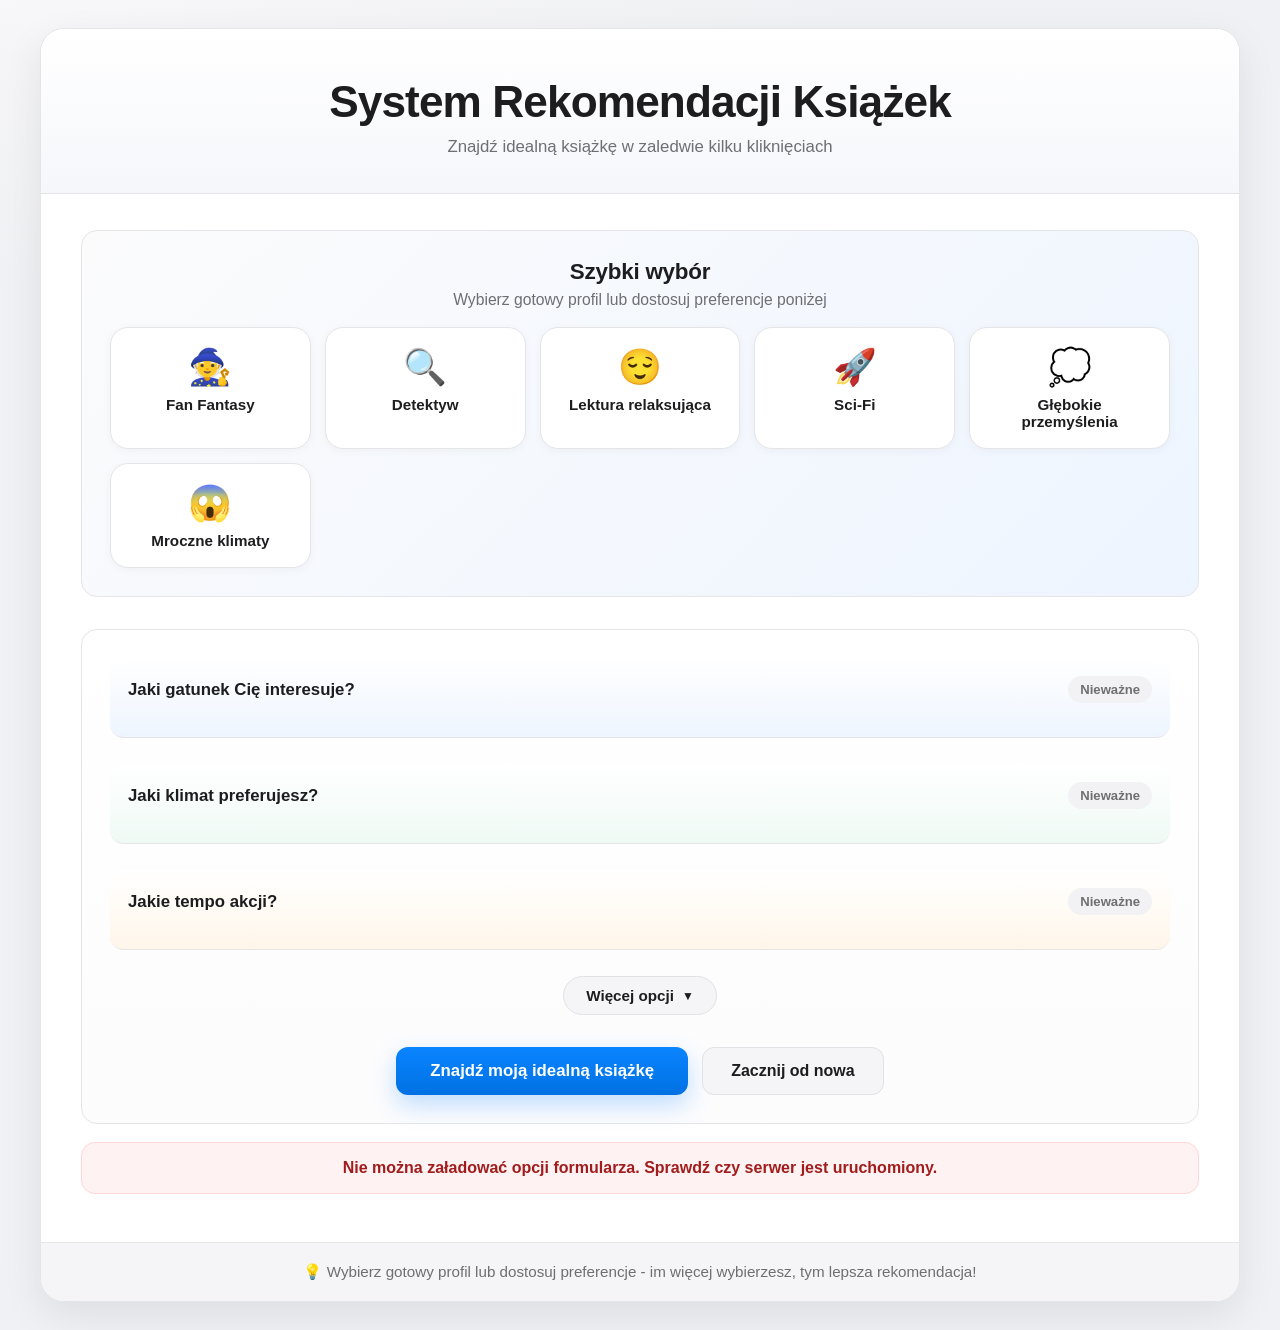
<file: index.html>
<!DOCTYPE html>
<html lang="pl">
<head>
    <meta charset="UTF-8">
    <meta name="viewport" content="width=device-width, initial-scale=1.0">
    <title>System Ekspercki - Rekomendacja Książek</title>
    <link rel="stylesheet" href="style.css">
</head>
<body>
    <div class="container">
        <header>
            <h1>System Rekomendacji Książek</h1>
            <p class="subtitle">Znajdź idealną książkę w zaledwie kilku kliknięciach</p>
        </header>

        <main>
            <!-- Szybkie Presety -->
            <div class="presets-section">
                <h2 class="section-title">Szybki wybór</h2>
                <p class="section-description">Wybierz gotowy profil lub dostosuj preferencje poniżej</p>
                <div class="presets-grid" id="presetsGrid">
                    <!-- Presety będą generowane dynamicznie -->
                </div>
            </div>

            <!-- Sugestie kontekstowe -->
            <div class="suggestions-section" id="suggestionsSection" style="display: none;">
                <h2 class="section-title">Sugestie kontekstowe</h2>
                <p class="section-description">Podpowiedzi na podstawie pory dnia, nastroju i dostępnego czasu</p>
                <div class="suggestions-meta" id="suggestionsMeta"></div>
                <div class="suggestions-grid" id="suggestionsGrid"></div>
            </div>

            <!-- Główny formularz -->
            <div class="form-container">
                <form id="preferencesForm">
                    <!-- Podstawowe preferencje (zawsze widoczne) -->
                    <div class="preferences-section">
                        <h3 class="preferences-title">
                            <span>Jaki gatunek Cię interesuje?</span>
                            <span class="badge" id="gatunekBadge">Nieważne</span>
                        </h3>
                        <div class="chips-container" id="gatunekChips"></div>
                    </div>

                    <div class="preferences-section">
                        <h3 class="preferences-title">
                            <span>Jaki klimat preferujesz?</span>
                            <span class="badge" id="klimatBadge">Nieważne</span>
                        </h3>
                        <div class="chips-container" id="klimatChips"></div>
                    </div>

                    <div class="preferences-section">
                        <h3 class="preferences-title">
                            <span>Jakie tempo akcji?</span>
                            <span class="badge" id="tempoBadge">Nieważne</span>
                        </h3>
                        <div class="chips-container" id="tempoChips"></div>
                    </div>

                    <!-- Opcje zaawansowane (rozwijane) -->
                    <div class="advanced-toggle">
                        <button type="button" id="toggleAdvanced" class="toggle-btn">
                            <span class="toggle-text">Więcej opcji</span>
                            <span class="toggle-icon">▼</span>
                        </button>
                    </div>

                    <div id="advancedOptions" class="advanced-options" style="display: none;">
                        <div class="preferences-section">
                            <h3 class="preferences-title">
                                <span>Długość książki</span>
                                <span class="badge" id="dlugoscBadge">Nieważne</span>
                            </h3>
                            <div class="chips-container" id="dlugoscChips"></div>
                        </div>

                        <div class="preferences-section">
                            <h3 class="preferences-title">
                                <span>Świat przedstawiony</span>
                                <span class="badge" id="swiatBadge">Nieważne</span>
                            </h3>
                            <div class="chips-container" id="swiatChips"></div>
                        </div>

                        <div class="preferences-section">
                            <h3 class="preferences-title">
                                <span>Wiek bohatera</span>
                                <span class="badge" id="wiek_bohateraBadge">Nieważne</span>
                            </h3>
                            <div class="chips-container" id="wiek_bohateraChips"></div>
                        </div>

                        <div class="preferences-section">
                            <h3 class="preferences-title">
                                <span>Miejsce akcji</span>
                                <span class="badge" id="miejsceBadge">Nieważne</span>
                            </h3>
                            <div class="chips-container" id="miejsceChips"></div>
                        </div>

                    </div>

                    <!-- Przyciski akcji -->
                    <div class="action-buttons">
                        <button type="submit" class="btn btn-primary btn-large">
                            Znajdź moją idealną książkę
                        </button>
                        <button type="reset" class="btn btn-secondary">
                            Zacznij od nowa
                        </button>
                    </div>

                    <!-- Podgląd wybranych opcji -->
                    <div id="selectionSummary" class="selection-summary" style="display: none;">
                        <h4>✓ Twoje wybory:</h4>
                        <div id="summaryContent" class="summary-content"></div>
                    </div>
                </form>
            </div>

            <!-- Wyniki -->
            <div id="results" class="results-container" style="display: none;">
                <h2>Twoje rekomendacje</h2>
                <div id="top3" class="top3-container"></div>
                <div id="explanations" class="explanations-container"></div>
            </div>

            <!-- Loading -->
            <div id="loading" class="loading" style="display: none;">
                <div class="spinner"></div>
                <p>Szukam idealnej książki dla Ciebie...</p>
            </div>

            <!-- Błędy -->
            <div id="error" class="error-message" style="display: none;"></div>
        </main>

        <footer>
            <p>💡 Wybierz gotowy profil lub dostosuj preferencje - im więcej wybierzesz, tym lepsza rekomendacja!</p>
        </footer>
    </div>

    <script src="script.js"></script>
</body>
</html>
</file>
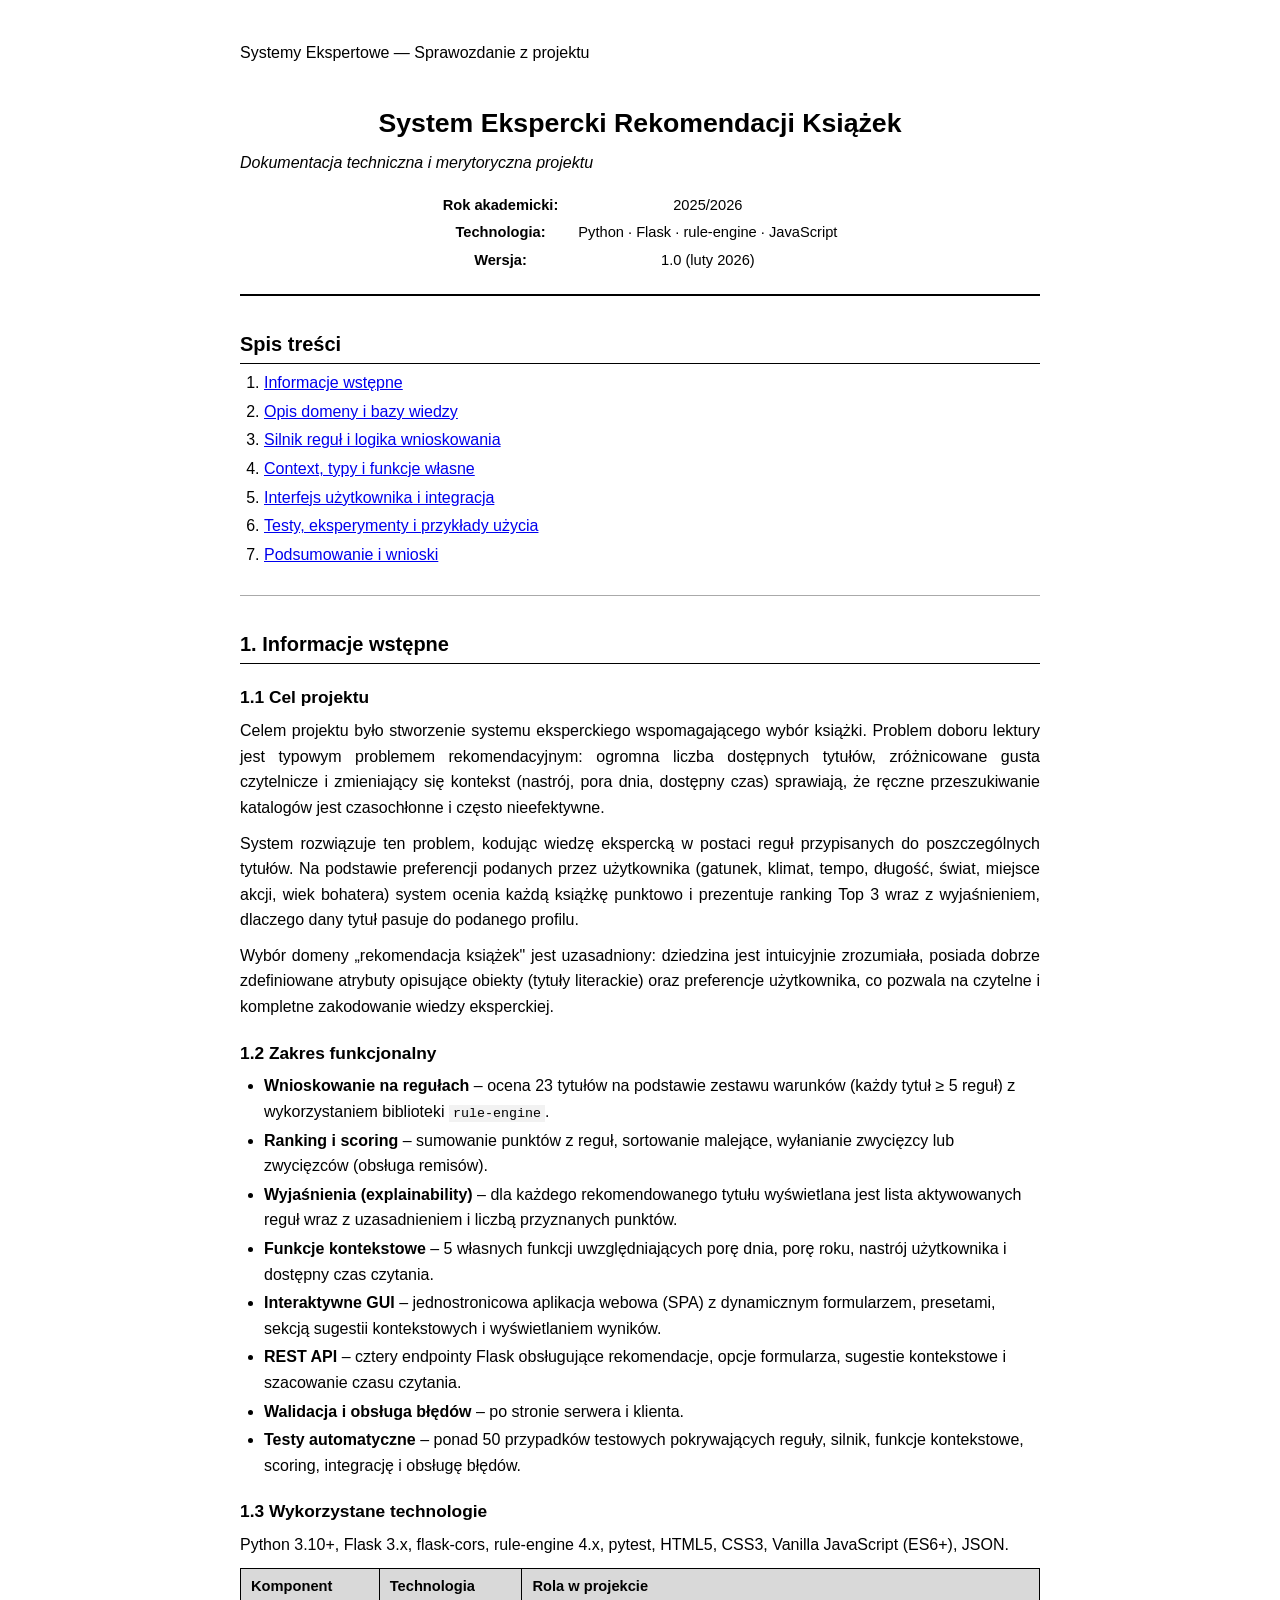
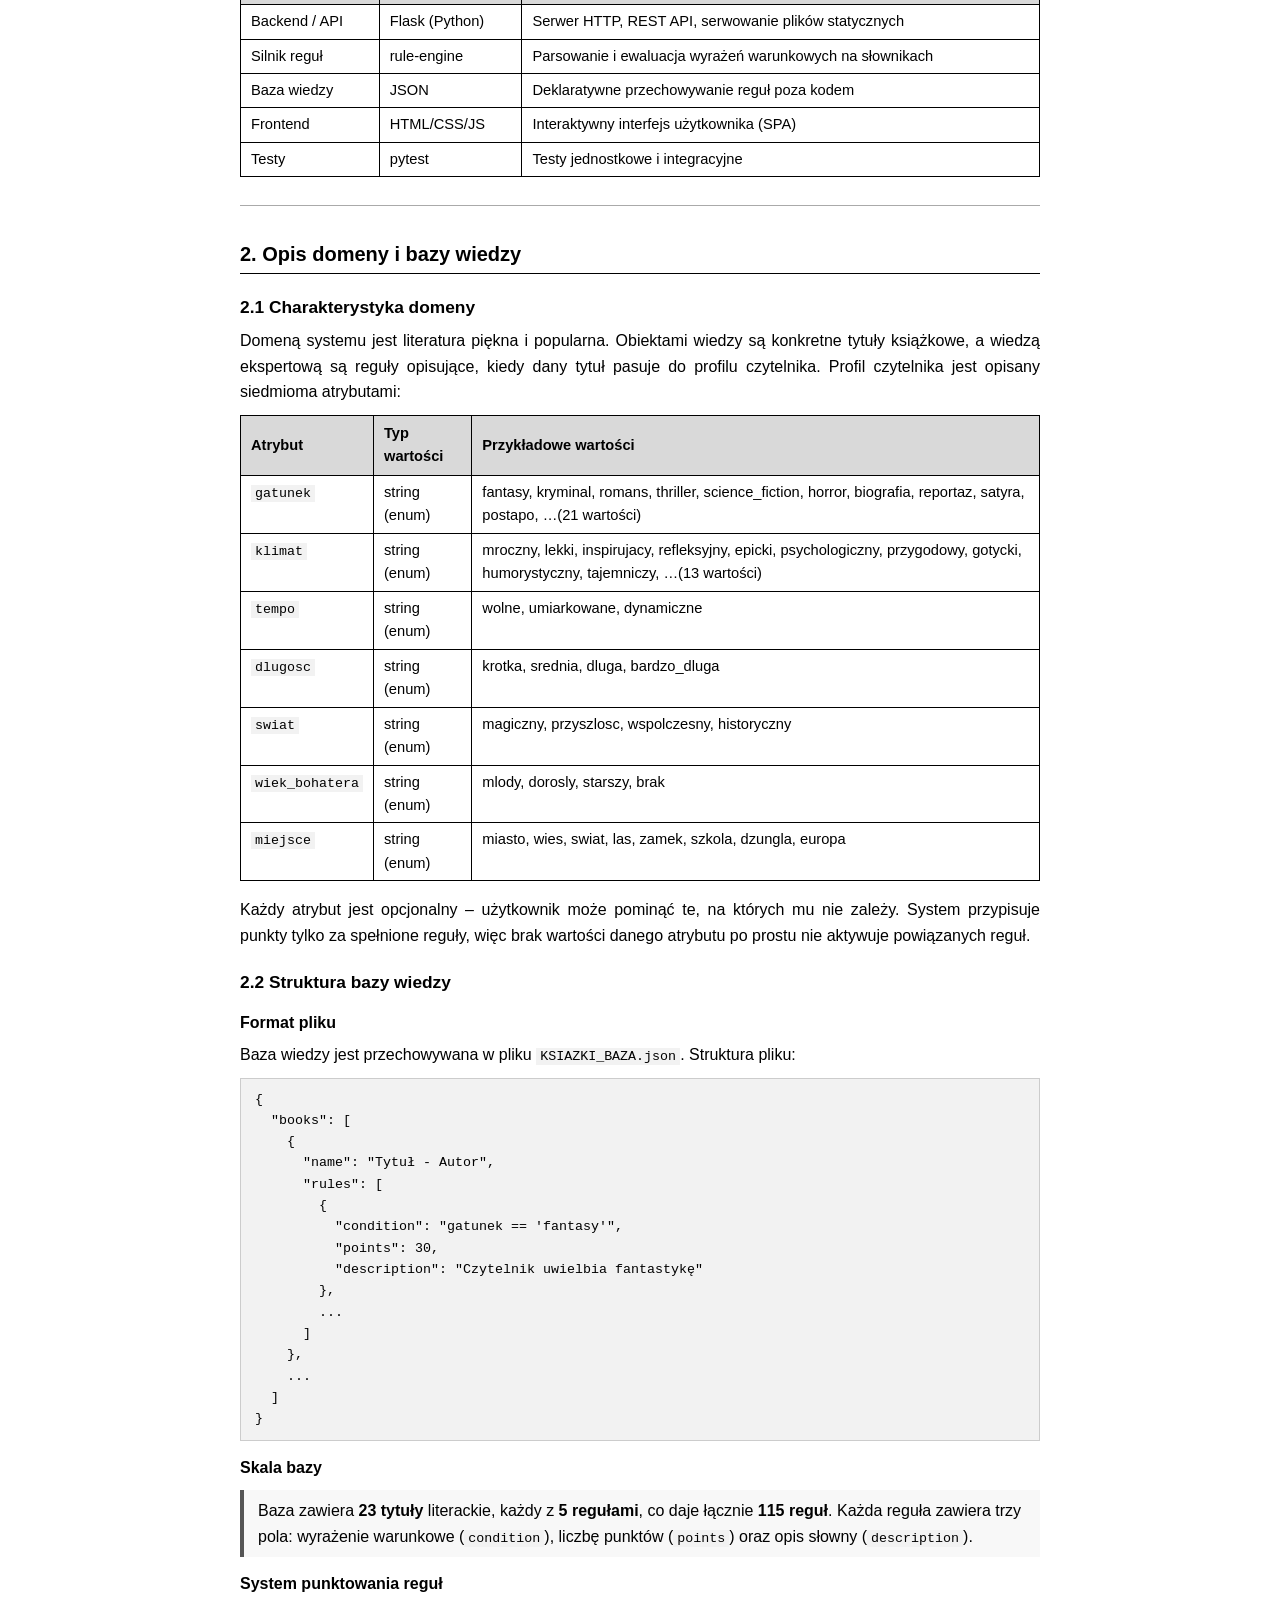
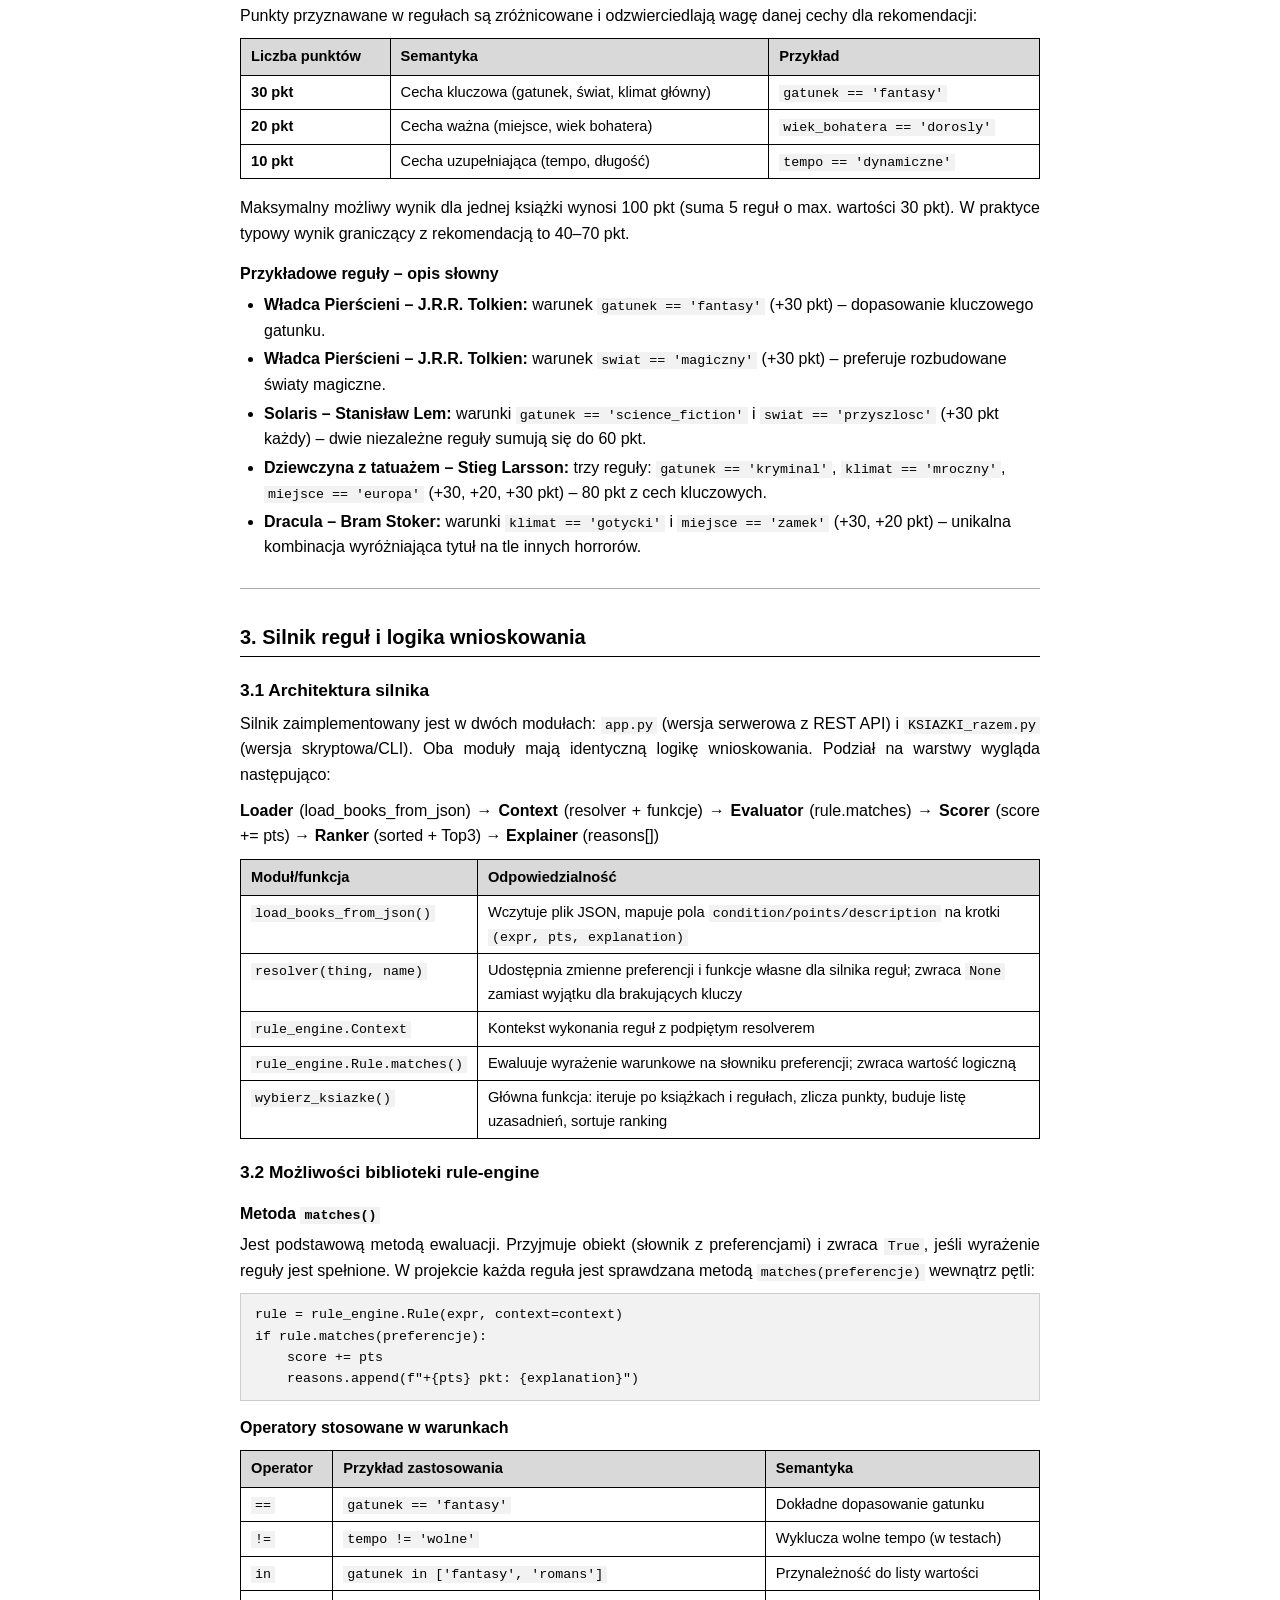
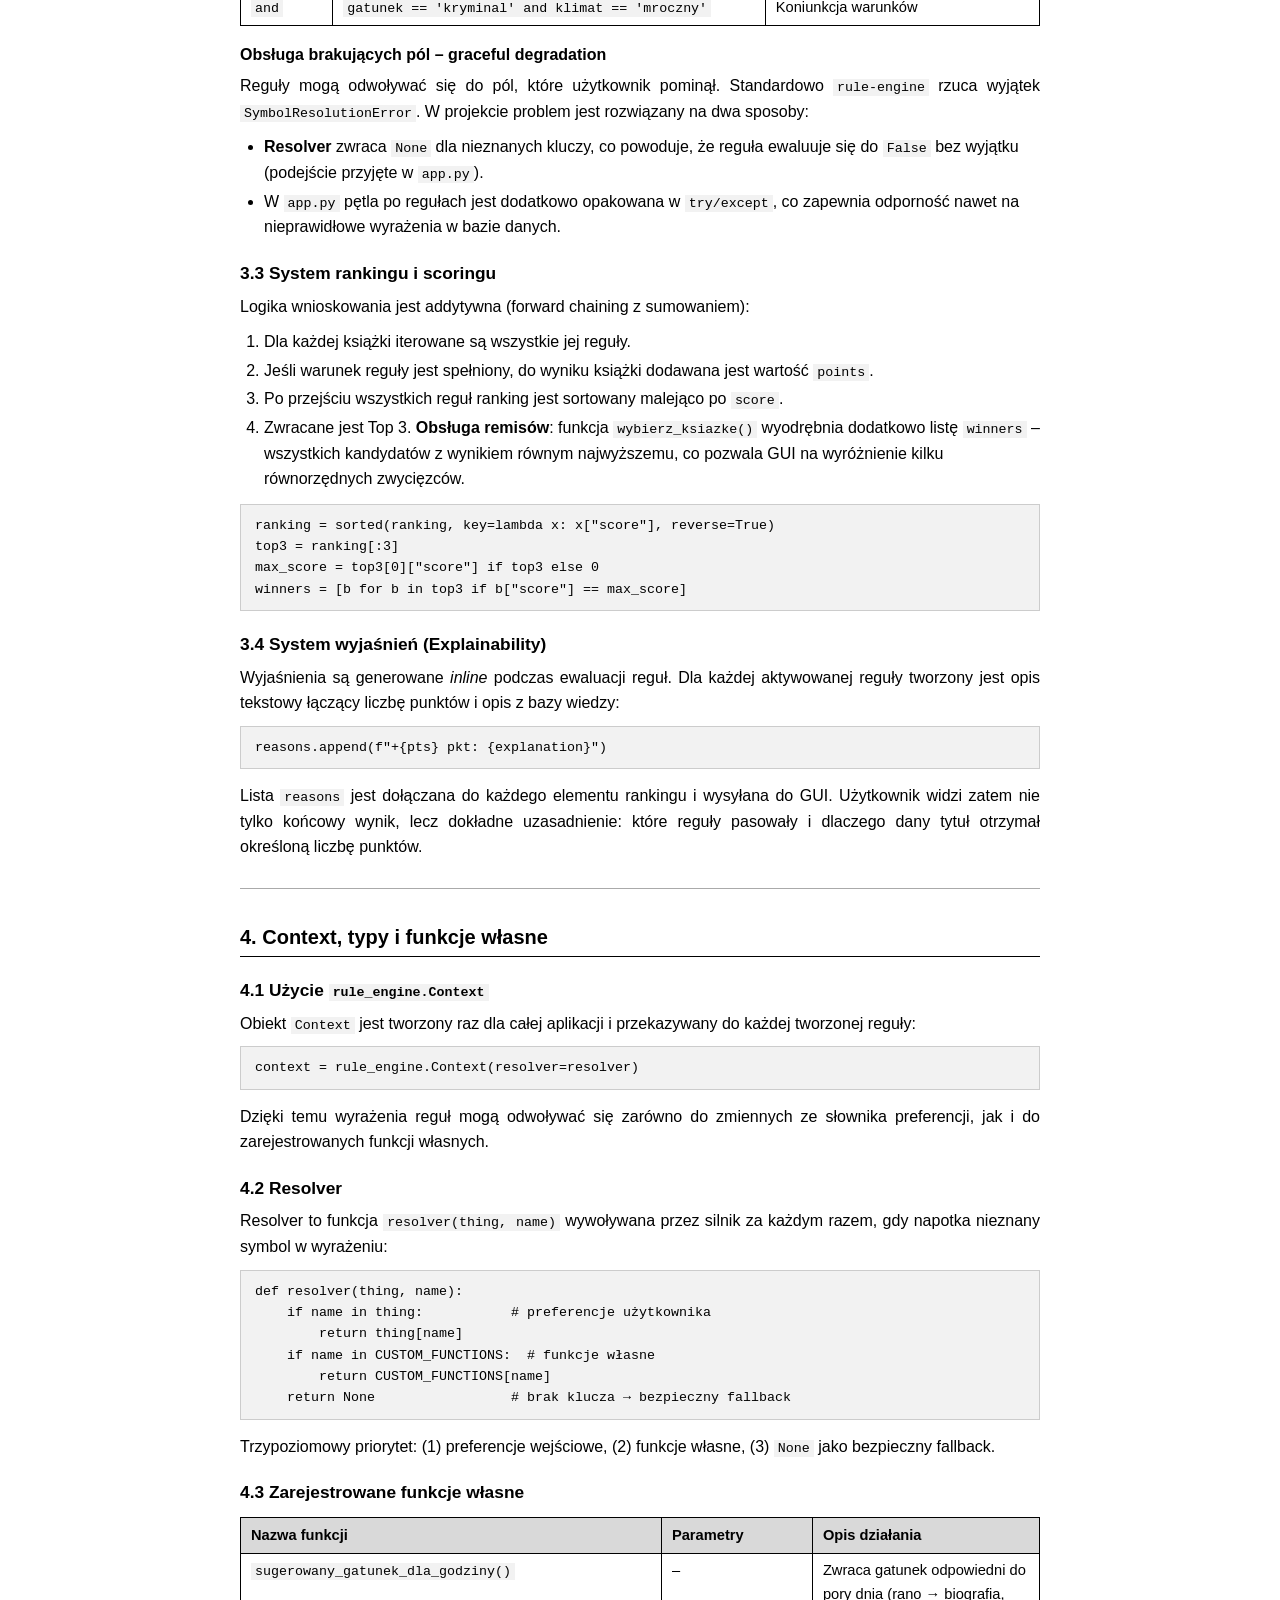
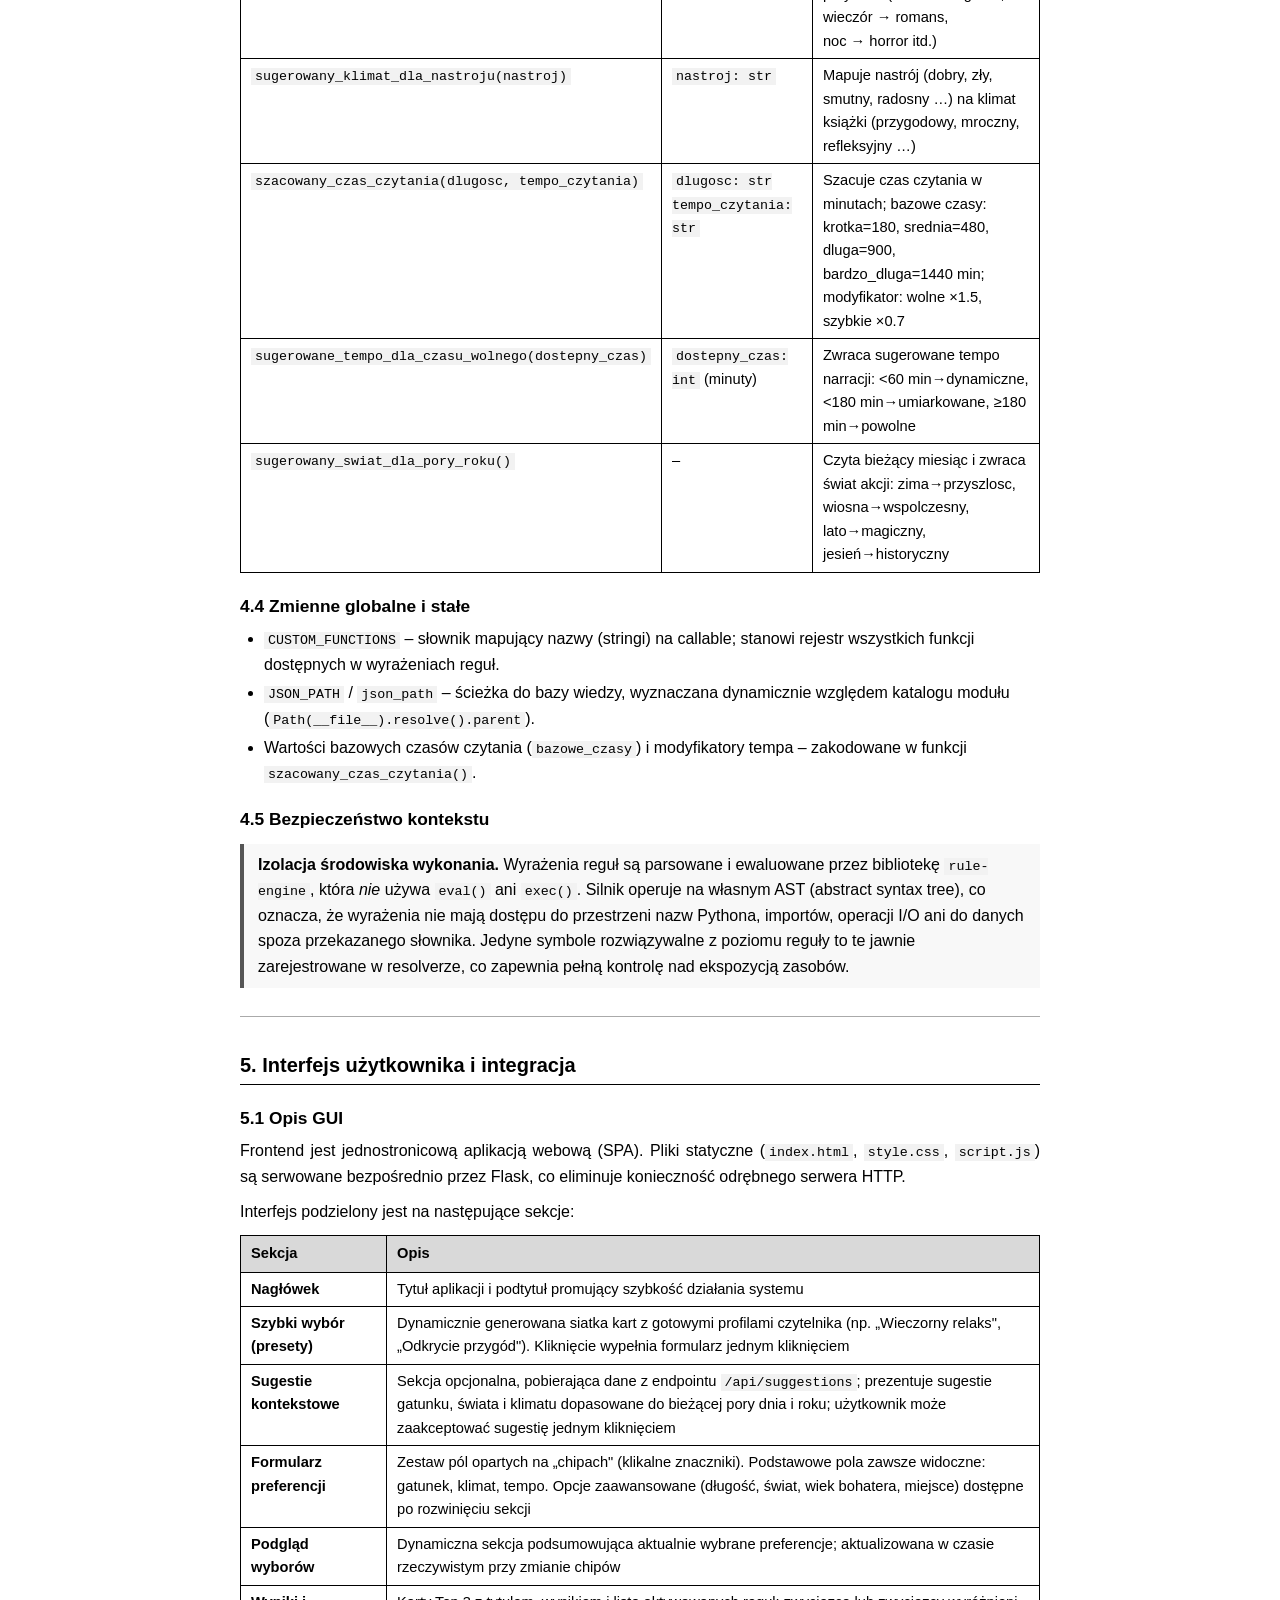
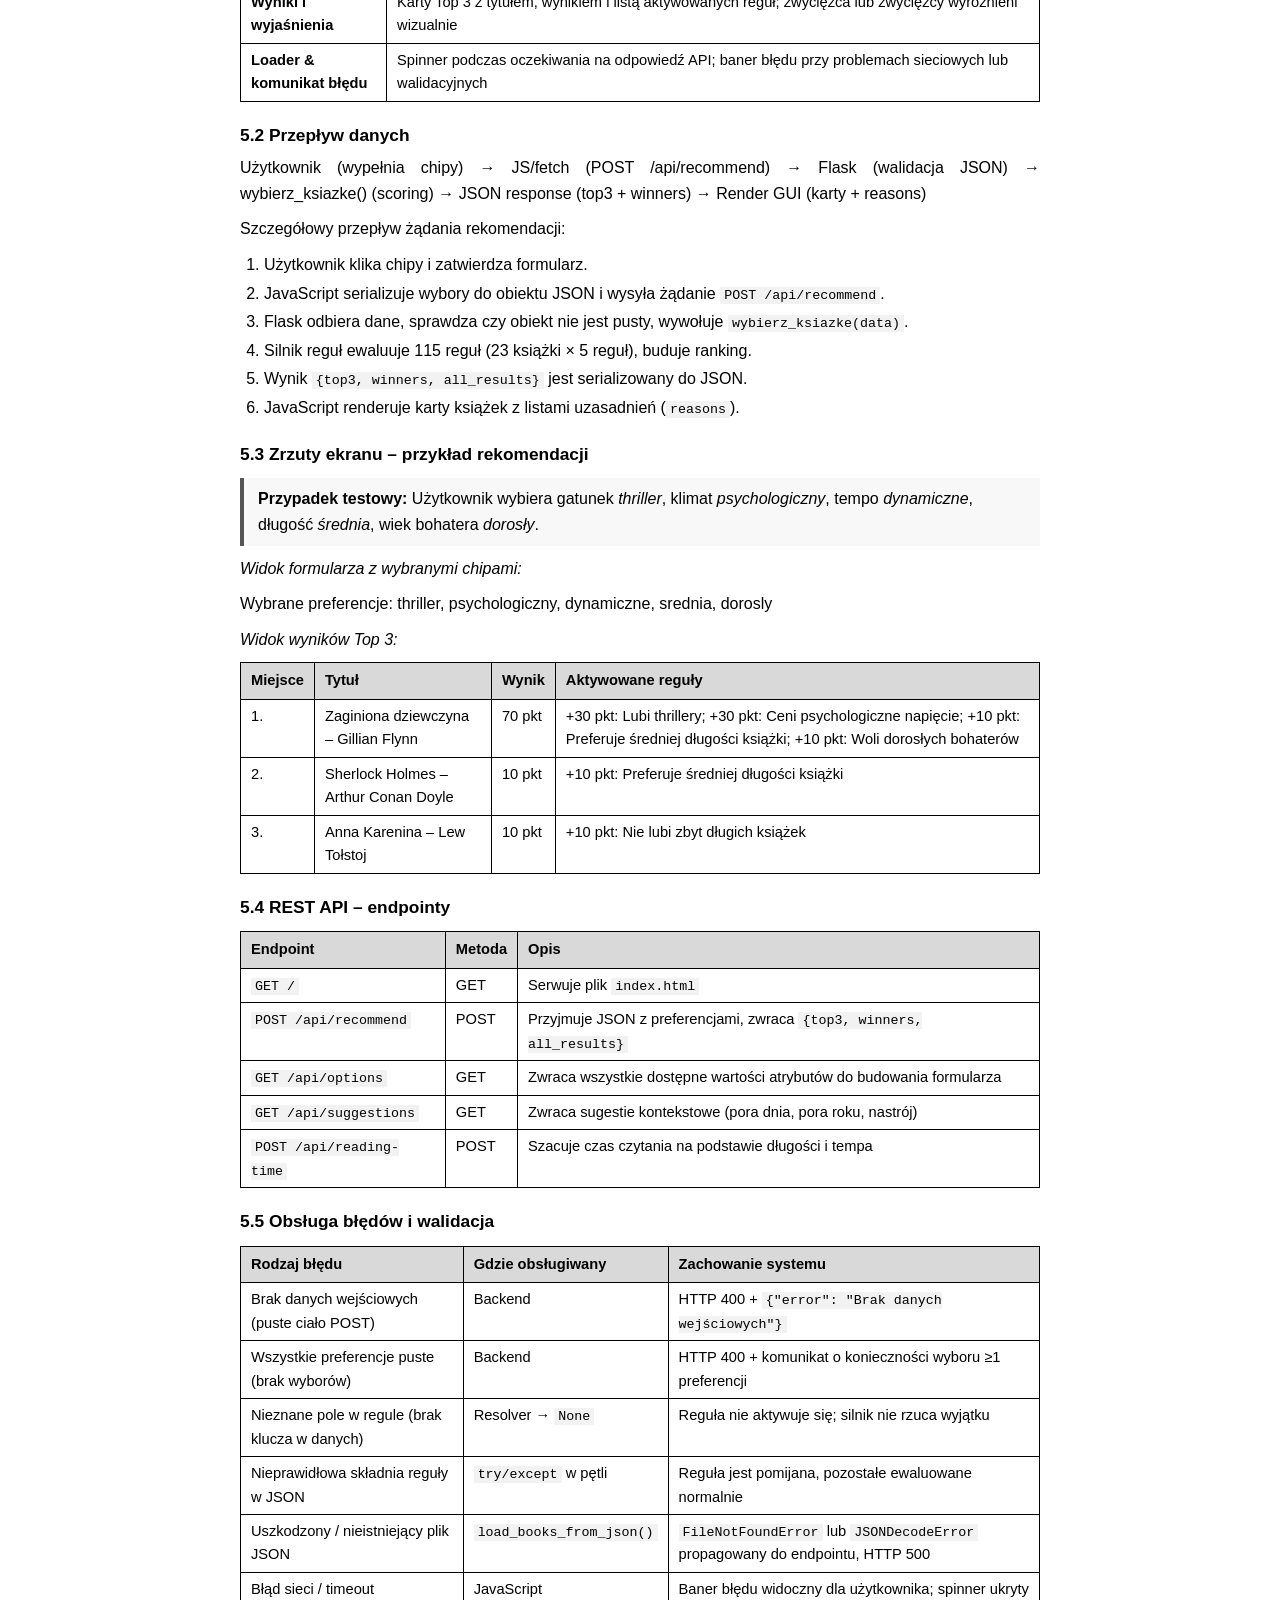
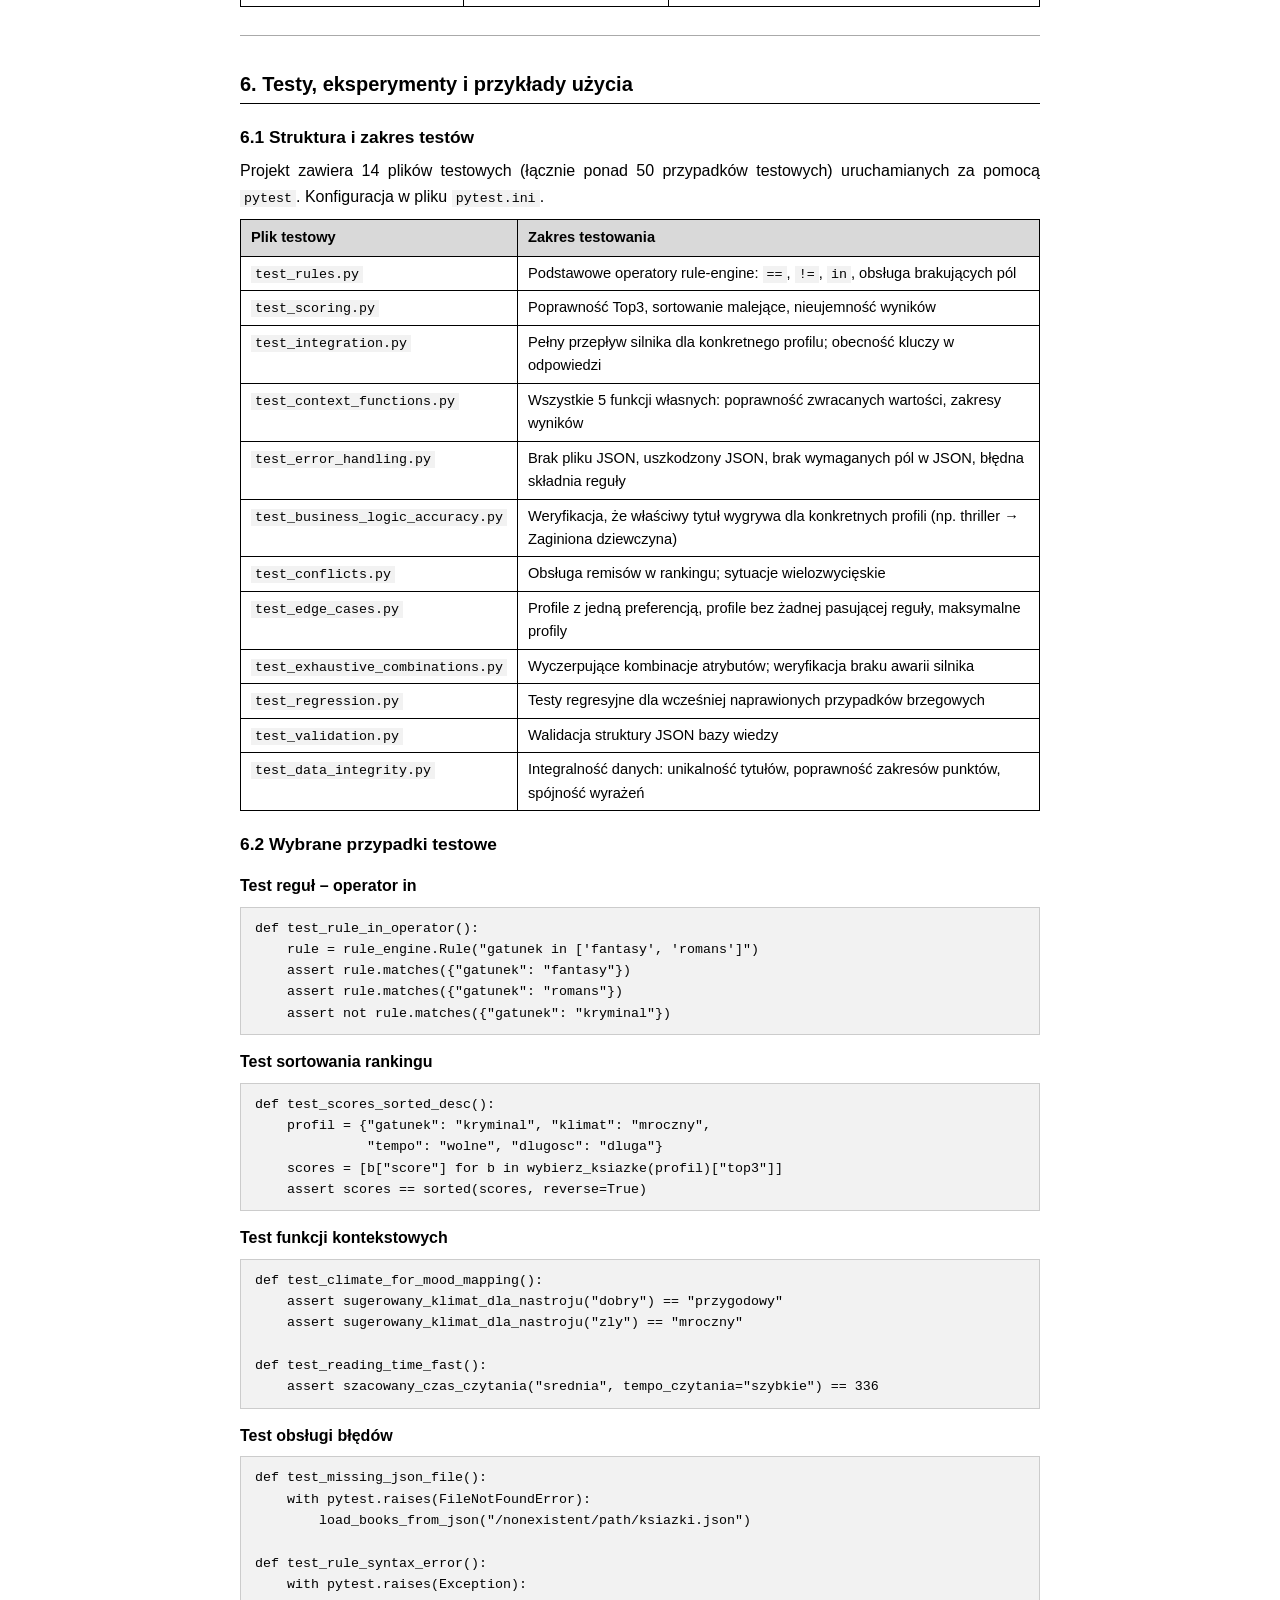
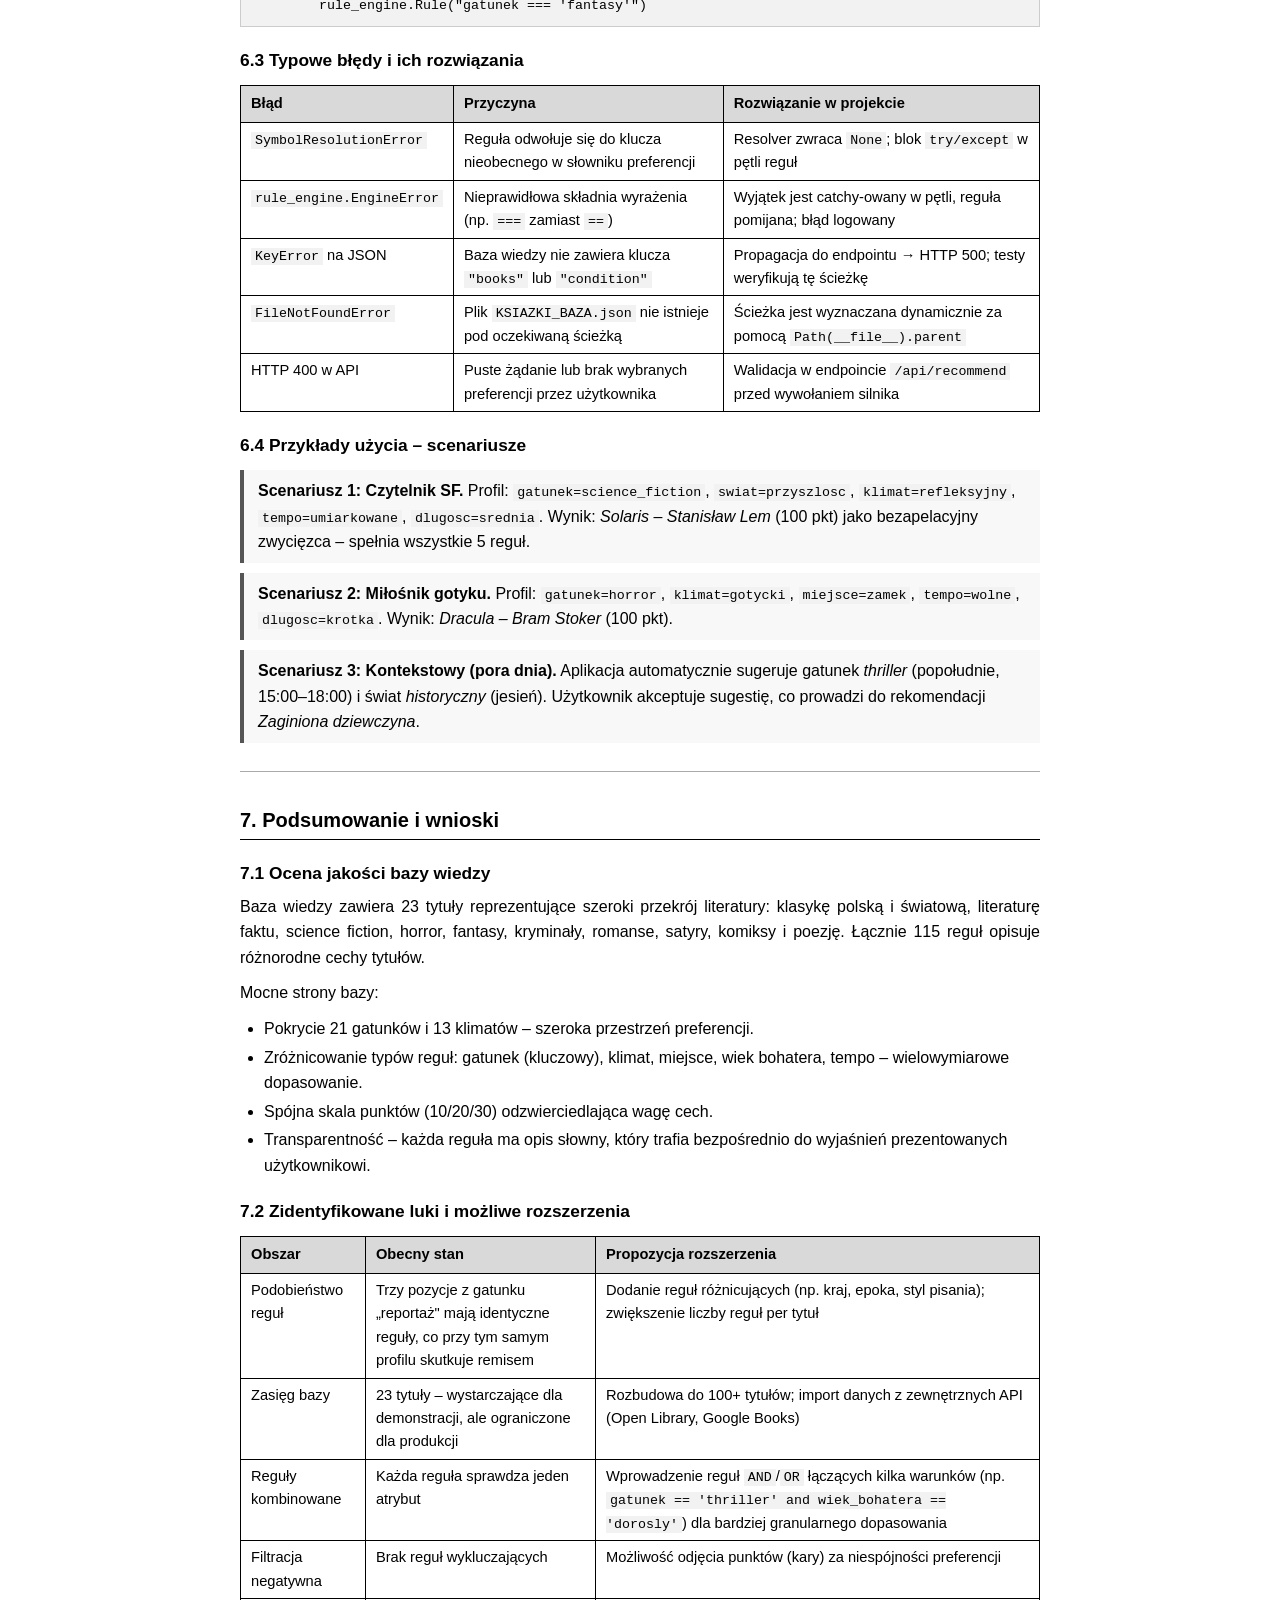
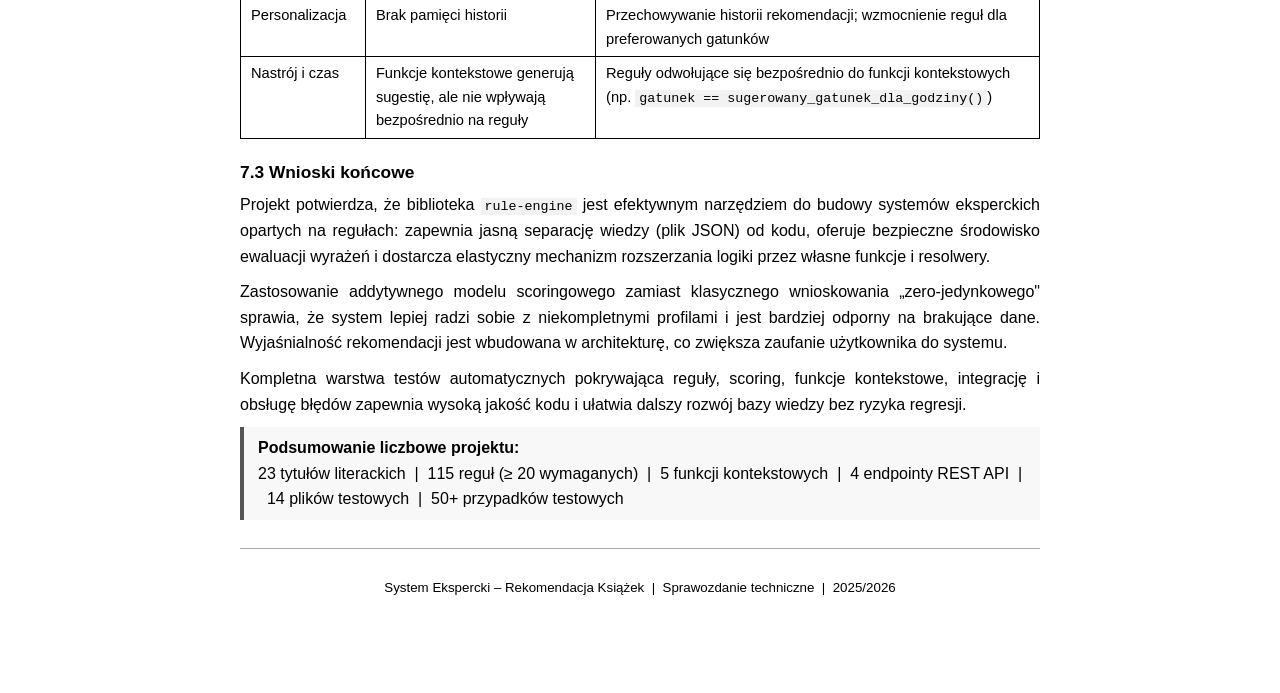
<file: sprawozdanie.html>
<!DOCTYPE html>
<html lang="pl">
<head>
  <meta charset="UTF-8" />
  <title>Sprawozdanie – System Ekspercki Rekomendacji Książek</title>
  <style>
    body { font-family: Calibri, Arial, sans-serif; font-size: 12pt; line-height: 1.6; color: #000; background: #fff; max-width: 800px; margin: 40px auto; padding: 0 30px; }
    h1 { font-size: 20pt; margin: 36px 0 6px; }
    h2 { font-size: 15pt; margin: 32px 0 6px; border-bottom: 1px solid #000; padding-bottom: 3px; }
    h3 { font-size: 13pt; margin: 20px 0 5px; }
    h4 { font-size: 12pt; margin: 14px 0 4px; }
    p  { margin: 6px 0 10px; text-align: justify; }
    ul, ol { margin: 6px 0 12px; padding-left: 24px; }
    li { margin: 3px 0; }
    table { border-collapse: collapse; width: 100%; margin: 10px 0 16px; font-size: 11pt; }
    th { border: 1px solid #000; padding: 6px 10px; background: #d9d9d9; text-align: left; font-weight: bold; }
    td { border: 1px solid #000; padding: 5px 10px; vertical-align: top; }
    pre { background: #f2f2f2; border: 1px solid #ccc; padding: 10px 14px; font-size: 10pt; overflow-x: auto; margin: 8px 0 14px; }
    code { font-family: Consolas, "Courier New", monospace; font-size: 10pt; background: #f2f2f2; padding: 1px 4px; }
    pre code { background: none; padding: 0; }
    hr { border: none; border-top: 1px solid #aaa; margin: 28px 0; }
    .note { border-left: 4px solid #555; padding: 8px 14px; margin: 10px 0; background: #f8f8f8; }
  </style>
</head>
<body>

  <!-- COVER -->
  <div style="text-align:center;padding-bottom:20px;border-bottom:2px solid #000;margin-bottom:30px;">
    <p>Systemy Ekspertowe &mdash; Sprawozdanie z projektu</p>
    <h1>System Ekspercki Rekomendacji Książek</h1>
    <p><em>Dokumentacja techniczna i merytoryczna projektu</em></p>
    <table style="width:auto;margin:16px auto 0;border:none;">
      <tr><td style="border:none;font-weight:bold;padding:2px 10px;">Rok akademicki:</td><td style="border:none;padding:2px 10px;">2025/2026</td></tr>
      <tr><td style="border:none;font-weight:bold;padding:2px 10px;">Technologia:</td><td style="border:none;padding:2px 10px;">Python &middot; Flask &middot; rule-engine &middot; JavaScript</td></tr>
      <tr><td style="border:none;font-weight:bold;padding:2px 10px;">Wersja:</td><td style="border:none;padding:2px 10px;">1.0 (luty 2026)</td></tr>
    </table>
  </div>

  <h2>Spis treści</h2>
    <ol>
      <li><a href="#s1">Informacje wstępne</a></li>
      <li><a href="#s2">Opis domeny i bazy wiedzy</a></li>
      <li><a href="#s3">Silnik reguł i logika wnioskowania</a></li>
      <li><a href="#s4">Context, typy i funkcje własne</a></li>
      <li><a href="#s5">Interfejs użytkownika i integracja</a></li>
      <li><a href="#s6">Testy, eksperymenty i przykłady użycia</a></li>
      <li><a href="#s7">Podsumowanie i wnioski</a></li>
    </ol>

  <!-- ═══════════════════════════════════════ 1. WSTĘP ══════════════════════════════════ -->
  <hr>
  <h2 id="s1">1. Informacje wstępne</h2>

  <h3>1.1 Cel projektu</h3>
  <p>
    Celem projektu było stworzenie systemu eksperckiego wspomagającego wybór książki. Problem
    doboru lektury jest typowym problemem rekomendacyjnym: ogromna liczba dostępnych tytułów,
    zróżnicowane gusta czytelnicze i zmieniający się kontekst (nastrój, pora dnia, dostępny czas)
    sprawiają, że ręczne przeszukiwanie katalogów jest czasochłonne i często nieefektywne.
  </p>
  <p>
    System rozwiązuje ten problem, kodując wiedzę ekspercką w postaci reguł przypisanych do
    poszczególnych tytułów. Na podstawie preferencji podanych przez użytkownika (gatunek, klimat,
    tempo, długość, świat, miejsce akcji, wiek bohatera) system ocenia każdą książkę punktowo i
    prezentuje ranking Top&nbsp;3 wraz z wyjaśnieniem, dlaczego dany tytuł pasuje do podanego profilu.
  </p>
  <p>
    Wybór domeny „rekomendacja książek" jest uzasadniony: dziedzina jest intuicyjnie zrozumiała,
    posiada dobrze zdefiniowane atrybuty opisujące obiekty (tytuły literackie) oraz preferencje
    użytkownika, co pozwala na czytelne i kompletne zakodowanie wiedzy eksperckiej.
  </p>

  <h3>1.2 Zakres funkcjonalny</h3>
  <ul>
    <li><strong>Wnioskowanie na regułach</strong> – ocena 23 tytułów na podstawie zestawu warunków
      (każdy tytuł ≥ 5 reguł) z wykorzystaniem biblioteki <code>rule-engine</code>.</li>
    <li><strong>Ranking i scoring</strong> – sumowanie punktów z reguł, sortowanie malejące,
      wyłanianie zwycięzcy lub zwycięzców (obsługa remisów).</li>
    <li><strong>Wyjaśnienia (explainability)</strong> – dla każdego rekomendowanego tytułu wyświetlana
      jest lista aktywowanych reguł wraz z uzasadnieniem i liczbą przyznanych punktów.</li>
    <li><strong>Funkcje kontekstowe</strong> – 5 własnych funkcji uwzględniających porę dnia,
      porę roku, nastrój użytkownika i dostępny czas czytania.</li>
    <li><strong>Interaktywne GUI</strong> – jednostronicowa aplikacja webowa (SPA) z dynamicznym
      formularzem, presetami, sekcją sugestii kontekstowych i wyświetlaniem wyników.</li>
    <li><strong>REST API</strong> – cztery endpointy Flask obsługujące rekomendacje, opcje formularza,
      sugestie kontekstowe i szacowanie czasu czytania.</li>
    <li><strong>Walidacja i obsługa błędów</strong> – po stronie serwera i klienta.</li>
    <li><strong>Testy automatyczne</strong> – ponad 50 przypadków testowych pokrywających reguły,
      silnik, funkcje kontekstowe, scoring, integrację i obsługę błędów.</li>
  </ul>

  <h3>1.3 Wykorzystane technologie</h3>
  <p>
    Python 3.10+, Flask 3.x, flask-cors, rule-engine 4.x, pytest, HTML5, CSS3, Vanilla JavaScript (ES6+), JSON.
  </p>
  <table>
    <tr><th>Komponent</th><th>Technologia</th><th>Rola w projekcie</th></tr>
    <tr><td>Backend / API</td><td>Flask (Python)</td><td>Serwer HTTP, REST API, serwowanie plików statycznych</td></tr>
    <tr><td>Silnik reguł</td><td>rule-engine</td><td>Parsowanie i ewaluacja wyrażeń warunkowych na słownikach</td></tr>
    <tr><td>Baza wiedzy</td><td>JSON</td><td>Deklaratywne przechowywanie reguł poza kodem</td></tr>
    <tr><td>Frontend</td><td>HTML/CSS/JS</td><td>Interaktywny interfejs użytkownika (SPA)</td></tr>
    <tr><td>Testy</td><td>pytest</td><td>Testy jednostkowe i integracyjne</td></tr>
  </table>

  <hr>
  <h2 id="s2">2. Opis domeny i bazy wiedzy</h2>

  <h3>2.1 Charakterystyka domeny</h3>
  <p>
    Domeną systemu jest literatura piękna i popularna. Obiektami wiedzy są konkretne tytuły
    książkowe, a wiedzą ekspertową są reguły opisujące, kiedy dany tytuł pasuje do profilu
    czytelnika. Profil czytelnika jest opisany siedmioma atrybutami:
  </p>
  <table>
    <tr><th>Atrybut</th><th>Typ wartości</th><th>Przykładowe wartości</th></tr>
    <tr><td><code>gatunek</code></td><td>string (enum)</td><td>fantasy, kryminal, romans, thriller, science_fiction, horror, biografia, reportaz, satyra, postapo, …(21 wartości)</td></tr>
    <tr><td><code>klimat</code></td><td>string (enum)</td><td>mroczny, lekki, inspirujacy, refleksyjny, epicki, psychologiczny, przygodowy, gotycki, humorystyczny, tajemniczy, …(13 wartości)</td></tr>
    <tr><td><code>tempo</code></td><td>string (enum)</td><td>wolne, umiarkowane, dynamiczne</td></tr>
    <tr><td><code>dlugosc</code></td><td>string (enum)</td><td>krotka, srednia, dluga, bardzo_dluga</td></tr>
    <tr><td><code>swiat</code></td><td>string (enum)</td><td>magiczny, przyszlosc, wspolczesny, historyczny</td></tr>
    <tr><td><code>wiek_bohatera</code></td><td>string (enum)</td><td>mlody, dorosly, starszy, brak</td></tr>
    <tr><td><code>miejsce</code></td><td>string (enum)</td><td>miasto, wies, swiat, las, zamek, szkola, dzungla, europa</td></tr>
  </table>
  <p>
    Każdy atrybut jest opcjonalny – użytkownik może pominąć te, na których mu nie zależy.
    System przypisuje punkty tylko za spełnione reguły, więc brak wartości danego atrybutu po
    prostu nie aktywuje powiązanych reguł.
  </p>

  <h3>2.2 Struktura bazy wiedzy</h3>

  <h4>Format pliku</h4>
  <p>
    Baza wiedzy jest przechowywana w pliku <code>KSIAZKI_BAZA.json</code>. Struktura pliku:
  </p>
  <pre><code>{
  "books": [
    {
      "name": "Tytuł - Autor",
      "rules": [
        {
          "condition": "gatunek == 'fantasy'",
          "points": 30,
          "description": "Czytelnik uwielbia fantastykę"
        },
        ...
      ]
    },
    ...
  ]
}</code></pre>

  <h4>Skala bazy</h4>
  <div class="note">
    Baza zawiera <strong>23 tytuły</strong> literackie, każdy z <strong>5 regułami</strong>,
    co daje łącznie <strong>115 reguł</strong>. Każda reguła zawiera trzy pola:
    wyrażenie warunkowe (<code>condition</code>), liczbę punktów (<code>points</code>)
    oraz opis słowny (<code>description</code>).
  </div>

  <h4>System punktowania reguł</h4>
  <p>
    Punkty przyznawane w regułach są zróżnicowane i odzwierciedlają wagę danej cechy dla
    rekomendacji:
  </p>
  <table>
    <tr><th>Liczba punktów</th><th>Semantyka</th><th>Przykład</th></tr>
    <tr><td><strong>30 pkt</strong></td><td>Cecha kluczowa (gatunek, świat, klimat główny)</td><td><code>gatunek == 'fantasy'</code></td></tr>
    <tr><td><strong>20 pkt</strong></td><td>Cecha ważna (miejsce, wiek bohatera)</td><td><code>wiek_bohatera == 'dorosly'</code></td></tr>
    <tr><td><strong>10 pkt</strong></td><td>Cecha uzupełniająca (tempo, długość)</td><td><code>tempo == 'dynamiczne'</code></td></tr>
  </table>
  <p>
    Maksymalny możliwy wynik dla jednej książki wynosi 100&nbsp;pkt (suma 5 reguł o max. wartości 30 pkt).
    W praktyce typowy wynik graniczący z rekomendacją to 40–70&nbsp;pkt.
  </p>

  <h4>Przykładowe reguły – opis słowny</h4>

  <ul>
    <li><strong>Władca Pierścieni – J.R.R. Tolkien:</strong> warunek <code>gatunek == 'fantasy'</code> (+30 pkt) – dopasowanie kluczowego gatunku.</li>
    <li><strong>Władca Pierścieni – J.R.R. Tolkien:</strong> warunek <code>swiat == 'magiczny'</code> (+30 pkt) – preferuje rozbudowane światy magiczne.</li>
    <li><strong>Solaris – Stanisław Lem:</strong> warunki <code>gatunek == 'science_fiction'</code> i <code>swiat == 'przyszlosc'</code> (+30 pkt każdy) – dwie niezależne reguły sumują się do 60 pkt.</li>
    <li><strong>Dziewczyna z tatuażem – Stieg Larsson:</strong> trzy reguły: <code>gatunek == 'kryminal'</code>, <code>klimat == 'mroczny'</code>, <code>miejsce == 'europa'</code> (+30, +20, +30 pkt) – 80 pkt z cech kluczowych.</li>
    <li><strong>Dracula – Bram Stoker:</strong> warunki <code>klimat == 'gotycki'</code> i <code>miejsce == 'zamek'</code> (+30, +20 pkt) – unikalna kombinacja wyróżniająca tytuł na tle innych horrorów.</li>
  </ul>

  <hr>
  <h2 id="s3">3. Silnik reguł i logika wnioskowania</h2>

  <h3>3.1 Architektura silnika</h3>
  <p>
    Silnik zaimplementowany jest w dwóch modułach: <code>app.py</code> (wersja serwerowa z
    REST API) i <code>KSIAZKI_razem.py</code> (wersja skryptowa/CLI). Oba moduły mają identyczną
    logikę wnioskowania. Podział na warstwy wygląda następująco:
  </p>

  <p><strong>Loader</strong> (load_books_from_json) &rarr; <strong>Context</strong> (resolver + funkcje) &rarr; <strong>Evaluator</strong> (rule.matches) &rarr; <strong>Scorer</strong> (score += pts) &rarr; <strong>Ranker</strong> (sorted + Top3) &rarr; <strong>Explainer</strong> (reasons[])</p>

  <table>
    <tr><th>Moduł/funkcja</th><th>Odpowiedzialność</th></tr>
    <tr><td><code>load_books_from_json()</code></td><td>Wczytuje plik JSON, mapuje pola <code>condition/points/description</code> na krotki <code>(expr, pts, explanation)</code></td></tr>
    <tr><td><code>resolver(thing, name)</code></td><td>Udostępnia zmienne preferencji i funkcje własne dla silnika reguł; zwraca <code>None</code> zamiast wyjątku dla brakujących kluczy</td></tr>
    <tr><td><code>rule_engine.Context</code></td><td>Kontekst wykonania reguł z podpiętym resolverem</td></tr>
    <tr><td><code>rule_engine.Rule.matches()</code></td><td>Ewaluuje wyrażenie warunkowe na słowniku preferencji; zwraca wartość logiczną</td></tr>
    <tr><td><code>wybierz_ksiazke()</code></td><td>Główna funkcja: iteruje po książkach i regułach, zlicza punkty, buduje listę uzasadnień, sortuje ranking</td></tr>
  </table>

  <h3>3.2 Możliwości biblioteki rule-engine</h3>

  <h4>Metoda <code>matches()</code></h4>
  <p>
    Jest podstawową metodą ewaluacji. Przyjmuje obiekt (słownik z preferencjami) i zwraca
    <code>True</code>, jeśli wyrażenie reguły jest spełnione. W projekcie każda reguła jest
    sprawdzana metodą <code>matches(preferencje)</code> wewnątrz pętli:
  </p>
  <pre><code>rule = rule_engine.Rule(expr, context=context)
if rule.matches(preferencje):
    score += pts
    reasons.append(f"+{pts} pkt: {explanation}")</code></pre>

  <h4>Operatory stosowane w warunkach</h4>
  <table>
    <tr><th>Operator</th><th>Przykład zastosowania</th><th>Semantyka</th></tr>
    <tr><td><code>==</code></td><td><code>gatunek == 'fantasy'</code></td><td>Dokładne dopasowanie gatunku</td></tr>
    <tr><td><code>!=</code></td><td><code>tempo != 'wolne'</code></td><td>Wyklucza wolne tempo (w testach)</td></tr>
    <tr><td><code>in</code></td><td><code>gatunek in ['fantasy', 'romans']</code></td><td>Przynależność do listy wartości</td></tr>
    <tr><td><code>and</code></td><td><code>gatunek == 'kryminal' and klimat == 'mroczny'</code></td><td>Koniunkcja warunków</td></tr>
  </table>

  <h4>Obsługa brakujących pól – graceful degradation</h4>
  <p>
    Reguły mogą odwoływać się do pól, które użytkownik pominął. Standardowo
    <code>rule-engine</code> rzuca wyjątek <code>SymbolResolutionError</code>.
    W projekcie problem jest rozwiązany na dwa sposoby:
  </p>
  <ul>
    <li><strong>Resolver</strong> zwraca <code>None</code> dla nieznanych kluczy, co powoduje, że
      reguła ewaluuje się do <code>False</code> bez wyjątku (podejście przyjęte w
      <code>app.py</code>).</li>
    <li>W <code>app.py</code> pętla po regułach jest dodatkowo opakowana w <code>try/except</code>,
      co zapewnia odporność nawet na nieprawidłowe wyrażenia w bazie danych.</li>
  </ul>

  <h3>3.3 System rankingu i scoringu</h3>
  <p>Logika wnioskowania jest addytywna (forward chaining z sumowaniem):</p>
  <ol>
    <li>Dla każdej książki iterowane są wszystkie jej reguły.</li>
    <li>Jeśli warunek reguły jest spełniony, do wyniku książki dodawana jest wartość
      <code>points</code>.</li>
    <li>Po przejściu wszystkich reguł ranking jest sortowany malejąco po <code>score</code>.</li>
    <li>Zwracane jest Top&nbsp;3. <strong>Obsługa remisów</strong>: funkcja
      <code>wybierz_ksiazke()</code> wyodrębnia dodatkowo listę <code>winners</code> –
      wszystkich kandydatów z wynikiem równym najwyższemu, co pozwala GUI na wyróżnienie
      kilku równorzędnych zwycięzców.</li>
  </ol>

  <pre><code>ranking = sorted(ranking, key=lambda x: x["score"], reverse=True)
top3 = ranking[:3]
max_score = top3[0]["score"] if top3 else 0
winners = [b for b in top3 if b["score"] == max_score]</code></pre>

  <h3>3.4 System wyjaśnień (Explainability)</h3>
  <p>
    Wyjaśnienia są generowane <em>inline</em> podczas ewaluacji reguł. Dla każdej aktywowanej
    reguły tworzony jest opis tekstowy łączący liczbę punktów i opis z bazy wiedzy:
  </p>
  <pre><code>reasons.append(f"+{pts} pkt: {explanation}")</code></pre>
  <p>
    Lista <code>reasons</code> jest dołączana do każdego elementu rankingu i wysyłana do GUI.
    Użytkownik widzi zatem nie tylko końcowy wynik, lecz dokładne uzasadnienie: które reguły
    pasowały i dlaczego dany tytuł otrzymał określoną liczbę punktów.
  </p>

  <hr>
  <h2 id="s4">4. Context, typy i funkcje własne</h2>

  <h3>4.1 Użycie <code>rule_engine.Context</code></h3>
  <p>
    Obiekt <code>Context</code> jest tworzony raz dla całej aplikacji i przekazywany do każdej
    tworzonej reguły:
  </p>
  <pre><code>context = rule_engine.Context(resolver=resolver)</code></pre>
  <p>
    Dzięki temu wyrażenia reguł mogą odwoływać się zarówno do zmiennych ze słownika preferencji,
    jak i do zarejestrowanych funkcji własnych.
  </p>

  <h3>4.2 Resolver</h3>
  <p>
    Resolver to funkcja <code>resolver(thing, name)</code> wywoływana przez silnik za każdym
    razem, gdy napotka nieznany symbol w wyrażeniu:
  </p>
  <pre><code>def resolver(thing, name):
    if name in thing:           # preferencje użytkownika
        return thing[name]
    if name in CUSTOM_FUNCTIONS:  # funkcje własne
        return CUSTOM_FUNCTIONS[name]
    return None                 # brak klucza → bezpieczny fallback</code></pre>
  <p>
    Trzypoziomowy priorytet: (1) preferencje wejściowe, (2) funkcje własne, (3)
    <code>None</code> jako bezpieczny fallback.
  </p>

  <h3>4.3 Zarejestrowane funkcje własne</h3>
  <table>
    <tr><th>Nazwa funkcji</th><th>Parametry</th><th>Opis działania</th></tr>
    <tr>
      <td><code>sugerowany_gatunek_dla_godziny()</code></td>
      <td>–</td>
      <td>Zwraca gatunek odpowiedni do pory dnia (rano&nbsp;→&nbsp;biografia, wieczór&nbsp;→&nbsp;romans, noc&nbsp;→&nbsp;horror itd.)</td>
    </tr>
    <tr>
      <td><code>sugerowany_klimat_dla_nastroju(nastroj)</code></td>
      <td><code>nastroj: str</code></td>
      <td>Mapuje nastrój (dobry, zły, smutny, radosny …) na klimat książki (przygodowy, mroczny, refleksyjny …)</td>
    </tr>
    <tr>
      <td><code>szacowany_czas_czytania(dlugosc, tempo_czytania)</code></td>
      <td><code>dlugosc: str<br>tempo_czytania: str</code></td>
      <td>Szacuje czas czytania w minutach; bazowe czasy: krotka=180, srednia=480, dluga=900, bardzo_dluga=1440 min; modyfikator: wolne ×1.5, szybkie ×0.7</td>
    </tr>
    <tr>
      <td><code>sugerowane_tempo_dla_czasu_wolnego(dostepny_czas)</code></td>
      <td><code>dostepny_czas: int</code> (minuty)</td>
      <td>Zwraca sugerowane tempo narracji: &lt;60 min→dynamiczne, &lt;180 min→umiarkowane, ≥180 min→powolne</td>
    </tr>
    <tr>
      <td><code>sugerowany_swiat_dla_pory_roku()</code></td>
      <td>–</td>
      <td>Czyta bieżący miesiąc i zwraca świat akcji: zima→przyszlosc, wiosna→wspolczesny, lato→magiczny, jesień→historyczny</td>
    </tr>
  </table>

  <h3>4.4 Zmienne globalne i stałe</h3>
  <ul>
    <li><code>CUSTOM_FUNCTIONS</code> – słownik mapujący nazwy (stringi) na callable; stanowi
      rejestr wszystkich funkcji dostępnych w wyrażeniach reguł.</li>
    <li><code>JSON_PATH</code> / <code>json_path</code> – ścieżka do bazy wiedzy, wyznaczana
      dynamicznie względem katalogu modułu (<code>Path(__file__).resolve().parent</code>).</li>
    <li>Wartości bazowych czasów czytania (<code>bazowe_czasy</code>) i modyfikatory tempa –
      zakodowane w funkcji <code>szacowany_czas_czytania()</code>.</li>
  </ul>

  <h3>4.5 Bezpieczeństwo kontekstu</h3>
  <div class="note">
    <strong>Izolacja środowiska wykonania.</strong>
    Wyrażenia reguł są parsowane i ewaluowane przez bibliotekę <code>rule-engine</code>,
    która <em>nie</em> używa <code>eval()</code> ani <code>exec()</code>. Silnik operuje na
    własnym AST (abstract syntax tree), co oznacza, że wyrażenia nie mają dostępu do
    przestrzeni nazw Pythona, importów, operacji I/O ani do danych spoza przekazanego
    słownika. Jedyne symbole rozwiązywalne z poziomu reguły to te jawnie zarejestrowane
    w resolverze, co zapewnia pełną kontrolę nad ekspozycją zasobów.
  </div>

  <hr>
  <h2 id="s5">5. Interfejs użytkownika i integracja</h2>

  <h3>5.1 Opis GUI</h3>
  <p>
    Frontend jest jednostronicową aplikacją webową (SPA). Pliki statyczne (<code>index.html</code>,
    <code>style.css</code>, <code>script.js</code>) są serwowane bezpośrednio przez Flask,
    co eliminuje konieczność odrębnego serwera HTTP.
  </p>
  <p>Interfejs podzielony jest na następujące sekcje:</p>

  <table>
    <tr><th>Sekcja</th><th>Opis</th></tr>
    <tr>
      <td><strong>Nagłówek</strong></td>
      <td>Tytuł aplikacji i podtytuł promujący szybkość działania systemu</td>
    </tr>
    <tr>
      <td><strong>Szybki wybór (presety)</strong></td>
      <td>Dynamicznie generowana siatka kart z gotowymi profilami czytelnika
        (np. „Wieczorny relaks", „Odkrycie przygód"). Kliknięcie wypełnia formularz
        jednym kliknięciem</td>
    </tr>
    <tr>
      <td><strong>Sugestie kontekstowe</strong></td>
      <td>Sekcja opcjonalna, pobierająca dane z endpointu <code>/api/suggestions</code>;
        prezentuje sugestie gatunku, świata i klimatu dopasowane do bieżącej pory dnia
        i roku; użytkownik może zaakceptować sugestię jednym kliknięciem</td>
    </tr>
    <tr>
      <td><strong>Formularz preferencji</strong></td>
      <td>Zestaw pól opartych na „chipach" (klikalne znaczniki). Podstawowe pola zawsze
        widoczne: gatunek, klimat, tempo. Opcje zaawansowane (długość, świat, wiek bohatera,
        miejsce) dostępne po rozwinięciu sekcji</td>
    </tr>
    <tr>
      <td><strong>Podgląd wyborów</strong></td>
      <td>Dynamiczna sekcja podsumowująca aktualnie wybrane preferencje; aktualizowana
        w czasie rzeczywistym przy zmianie chipów</td>
    </tr>
    <tr>
      <td><strong>Wyniki i wyjaśnienia</strong></td>
      <td>Karty Top&nbsp;3 z tytułem, wynikiem i listą aktywowanych reguł; zwycięzca
        lub zwycięzcy wyróżnieni wizualnie</td>
    </tr>
    <tr>
      <td><strong>Loader &amp; komunikat błędu</strong></td>
      <td>Spinner podczas oczekiwania na odpowiedź API; baner błędu przy problemach
        sieciowych lub walidacyjnych</td>
    </tr>
  </table>

  <h3>5.2 Przepływ danych</h3>

  <p>Użytkownik (wypełnia chipy) → JS/fetch (POST /api/recommend) → Flask (walidacja JSON) → wybierz_ksiazke() (scoring) → JSON response (top3 + winners) → Render GUI (karty + reasons)</p>

  <p>
    Szczegółowy przepływ żądania rekomendacji:
  </p>
  <ol>
    <li>Użytkownik klika chipy i zatwierdza formularz.</li>
    <li>JavaScript serializuje wybory do obiektu JSON i wysyła żądanie
      <code>POST /api/recommend</code>.</li>
    <li>Flask odbiera dane, sprawdza czy obiekt nie jest pusty, wywołuje
      <code>wybierz_ksiazke(data)</code>.</li>
    <li>Silnik reguł ewaluuje 115 reguł (23 książki × 5 reguł), buduje ranking.</li>
    <li>Wynik <code>{top3, winners, all_results}</code> jest serializowany do JSON.</li>
    <li>JavaScript renderuje karty książek z listami uzasadnień (<code>reasons</code>).</li>
  </ol>

  <h3>5.3 Zrzuty ekranu – przykład rekomendacji</h3>

  <div class="note">
    <strong>Przypadek testowy:</strong> Użytkownik wybiera gatunek <em>thriller</em>,
    klimat <em>psychologiczny</em>, tempo <em>dynamiczne</em>, długość <em>średnia</em>,
    wiek bohatera <em>dorosły</em>.
  </div>

  <p><em>Widok formularza z wybranymi chipami:</em></p>
  <p>Wybrane preferencje: thriller, psychologiczny, dynamiczne, srednia, dorosly</p>

  <p><em>Widok wyników Top 3:</em></p>
  <table>
    <tr><th>Miejsce</th><th>Tytuł</th><th>Wynik</th><th>Aktywowane reguły</th></tr>
    <tr>
      <td>1.</td>
      <td>Zaginiona dziewczyna – Gillian Flynn</td>
      <td>70 pkt</td>
      <td>+30 pkt: Lubi thrillery; +30 pkt: Ceni psychologiczne napięcie; +10 pkt: Preferuje średniej długości książki; +10 pkt: Woli dorosłych bohaterów</td>
    </tr>
    <tr>
      <td>2.</td>
      <td>Sherlock Holmes – Arthur Conan Doyle</td>
      <td>10 pkt</td>
      <td>+10 pkt: Preferuje średniej długości książki</td>
    </tr>
    <tr>
      <td>3.</td>
      <td>Anna Karenina – Lew Tołstoj</td>
      <td>10 pkt</td>
      <td>+10 pkt: Nie lubi zbyt długich książek</td>
    </tr>
  </table>

  <h3>5.4 REST API – endpointy</h3>
  <table>
    <tr><th>Endpoint</th><th>Metoda</th><th>Opis</th></tr>
    <tr><td><code>GET /</code></td><td>GET</td><td>Serwuje plik <code>index.html</code></td></tr>
    <tr><td><code>POST /api/recommend</code></td><td>POST</td><td>Przyjmuje JSON z preferencjami, zwraca <code>{top3, winners, all_results}</code></td></tr>
    <tr><td><code>GET /api/options</code></td><td>GET</td><td>Zwraca wszystkie dostępne wartości atrybutów do budowania formularza</td></tr>
    <tr><td><code>GET /api/suggestions</code></td><td>GET</td><td>Zwraca sugestie kontekstowe (pora dnia, pora roku, nastrój)</td></tr>
    <tr><td><code>POST /api/reading-time</code></td><td>POST</td><td>Szacuje czas czytania na podstawie długości i tempa</td></tr>
  </table>

  <h3>5.5 Obsługa błędów i walidacja</h3>
  <table>
    <tr><th>Rodzaj błędu</th><th>Gdzie obsługiwany</th><th>Zachowanie systemu</th></tr>
    <tr><td>Brak danych wejściowych (puste ciało POST)</td><td>Backend</td><td>HTTP 400 + <code>{"error": "Brak danych wejściowych"}</code></td></tr>
    <tr><td>Wszystkie preferencje puste (brak wyborów)</td><td>Backend</td><td>HTTP 400 + komunikat o konieczności wyboru ≥1 preferencji</td></tr>
    <tr><td>Nieznane pole w regule (brak klucza w danych)</td><td>Resolver → <code>None</code></td><td>Reguła nie aktywuje się; silnik nie rzuca wyjątku</td></tr>
    <tr><td>Nieprawidłowa składnia reguły w JSON</td><td><code>try/except</code> w pętli</td><td>Reguła jest pomijana, pozostałe ewaluowane normalnie</td></tr>
    <tr><td>Uszkodzony / nieistniejący plik JSON</td><td><code>load_books_from_json()</code></td><td><code>FileNotFoundError</code> lub <code>JSONDecodeError</code> propagowany do endpointu, HTTP 500</td></tr>
    <tr><td>Błąd sieci / timeout</td><td>JavaScript</td><td>Baner błędu widoczny dla użytkownika; spinner ukryty</td></tr>
  </table>

  <hr>
  <h2 id="s6">6. Testy, eksperymenty i przykłady użycia</h2>

  <h3>6.1 Struktura i zakres testów</h3>
  <p>
    Projekt zawiera 14 plików testowych (łącznie ponad 50 przypadków testowych) uruchamianych
    za pomocą <code>pytest</code>. Konfiguracja w pliku <code>pytest.ini</code>.
  </p>
  <table>
    <tr><th>Plik testowy</th><th>Zakres testowania</th></tr>
    <tr><td><code>test_rules.py</code></td><td>Podstawowe operatory rule-engine: <code>==</code>, <code>!=</code>, <code>in</code>, obsługa brakujących pól</td></tr>
    <tr><td><code>test_scoring.py</code></td><td>Poprawność Top3, sortowanie malejące, nieujemność wyników</td></tr>
    <tr><td><code>test_integration.py</code></td><td>Pełny przepływ silnika dla konkretnego profilu; obecność kluczy w odpowiedzi</td></tr>
    <tr><td><code>test_context_functions.py</code></td><td>Wszystkie 5 funkcji własnych: poprawność zwracanych wartości, zakresy wyników</td></tr>
    <tr><td><code>test_error_handling.py</code></td><td>Brak pliku JSON, uszkodzony JSON, brak wymaganych pól w JSON, błędna składnia reguły</td></tr>
    <tr><td><code>test_business_logic_accuracy.py</code></td><td>Weryfikacja, że właściwy tytuł wygrywa dla konkretnych profili (np. thriller → Zaginiona dziewczyna)</td></tr>
    <tr><td><code>test_conflicts.py</code></td><td>Obsługa remisów w rankingu; sytuacje wielozwycięskie</td></tr>
    <tr><td><code>test_edge_cases.py</code></td><td>Profile z jedną preferencją, profile bez żadnej pasującej reguły, maksymalne profily</td></tr>
    <tr><td><code>test_exhaustive_combinations.py</code></td><td>Wyczerpujące kombinacje atrybutów; weryfikacja braku awarii silnika</td></tr>
    <tr><td><code>test_regression.py</code></td><td>Testy regresyjne dla wcześniej naprawionych przypadków brzegowych</td></tr>
    <tr><td><code>test_validation.py</code></td><td>Walidacja struktury JSON bazy wiedzy</td></tr>
    <tr><td><code>test_data_integrity.py</code></td><td>Integralność danych: unikalność tytułów, poprawność zakresów punktów, spójność wyrażeń</td></tr>
  </table>

  <h3>6.2 Wybrane przypadki testowe</h3>

  <h4>Test reguł – operator in</h4>
  <pre><code>def test_rule_in_operator():
    rule = rule_engine.Rule("gatunek in ['fantasy', 'romans']")
    assert rule.matches({"gatunek": "fantasy"})
    assert rule.matches({"gatunek": "romans"})
    assert not rule.matches({"gatunek": "kryminal"})</code></pre>

  <h4>Test sortowania rankingu</h4>
  <pre><code>def test_scores_sorted_desc():
    profil = {"gatunek": "kryminal", "klimat": "mroczny",
              "tempo": "wolne", "dlugosc": "dluga"}
    scores = [b["score"] for b in wybierz_ksiazke(profil)["top3"]]
    assert scores == sorted(scores, reverse=True)</code></pre>

  <h4>Test funkcji kontekstowych</h4>
  <pre><code>def test_climate_for_mood_mapping():
    assert sugerowany_klimat_dla_nastroju("dobry") == "przygodowy"
    assert sugerowany_klimat_dla_nastroju("zly") == "mroczny"

def test_reading_time_fast():
    assert szacowany_czas_czytania("srednia", tempo_czytania="szybkie") == 336</code></pre>

  <h4>Test obsługi błędów</h4>
  <pre><code>def test_missing_json_file():
    with pytest.raises(FileNotFoundError):
        load_books_from_json("/nonexistent/path/ksiazki.json")

def test_rule_syntax_error():
    with pytest.raises(Exception):
        rule_engine.Rule("gatunek === 'fantasy'")</code></pre>

  <h3>6.3 Typowe błędy i ich rozwiązania</h3>
  <table>
    <tr><th>Błąd</th><th>Przyczyna</th><th>Rozwiązanie w projekcie</th></tr>
    <tr>
      <td><code>SymbolResolutionError</code></td>
      <td>Reguła odwołuje się do klucza nieobecnego w słowniku preferencji</td>
      <td>Resolver zwraca <code>None</code>; blok <code>try/except</code> w pętli reguł</td>
    </tr>
    <tr>
      <td><code>rule_engine.EngineError</code></td>
      <td>Nieprawidłowa składnia wyrażenia (np. <code>===</code> zamiast <code>==</code>)</td>
      <td>Wyjątek jest catchy-owany w pętli, reguła pomijana; błąd logowany</td>
    </tr>
    <tr>
      <td><code>KeyError</code> na JSON</td>
      <td>Baza wiedzy nie zawiera klucza <code>"books"</code> lub <code>"condition"</code></td>
      <td>Propagacja do endpointu → HTTP 500; testy weryfikują tę ścieżkę</td>
    </tr>
    <tr>
      <td><code>FileNotFoundError</code></td>
      <td>Plik <code>KSIAZKI_BAZA.json</code> nie istnieje pod oczekiwaną ścieżką</td>
      <td>Ścieżka jest wyznaczana dynamicznie za pomocą <code>Path(__file__).parent</code></td>
    </tr>
    <tr>
      <td>HTTP 400 w API</td>
      <td>Puste żądanie lub brak wybranych preferencji przez użytkownika</td>
      <td>Walidacja w endpoincie <code>/api/recommend</code> przed wywołaniem silnika</td>
    </tr>
  </table>

  <h3>6.4 Przykłady użycia – scenariusze</h3>

  <div class="note">
    <strong>Scenariusz 1: Czytelnik SF.</strong> Profil: <code>gatunek=science_fiction</code>,
    <code>swiat=przyszlosc</code>, <code>klimat=refleksyjny</code>, <code>tempo=umiarkowane</code>,
    <code>dlugosc=srednia</code>. Wynik: <em>Solaris – Stanisław Lem</em> (100 pkt) jako bezapelacyjny
    zwycięzca – spełnia wszystkie 5 reguł.
  </div>
  <div class="note">
    <strong>Scenariusz 2: Miłośnik gotyku.</strong> Profil: <code>gatunek=horror</code>,
    <code>klimat=gotycki</code>, <code>miejsce=zamek</code>, <code>tempo=wolne</code>,
    <code>dlugosc=krotka</code>. Wynik: <em>Dracula – Bram Stoker</em> (100 pkt).
  </div>
  <div class="note">
    <strong>Scenariusz 3: Kontekstowy (pora dnia).</strong> Aplikacja automatycznie sugeruje
    gatunek <em>thriller</em> (popołudnie, 15:00–18:00) i świat <em>historyczny</em> (jesień).
    Użytkownik akceptuje sugestię, co prowadzi do rekomendacji <em>Zaginiona dziewczyna</em>.
  </div>

  <hr>
  <h2 id="s7">7. Podsumowanie i wnioski</h2>

  <h3>7.1 Ocena jakości bazy wiedzy</h3>
  <p>
    Baza wiedzy zawiera 23 tytuły reprezentujące szeroki przekrój literatury: klasykę polską
    i światową, literaturę faktu, science fiction, horror, fantasy, kryminały, romanse, satyry,
    komiksy i poezję. Łącznie 115 reguł opisuje różnorodne cechy tytułów.
  </p>
  <p>Mocne strony bazy:</p>
  <ul>
    <li>Pokrycie 21 gatunków i 13 klimatów – szeroka przestrzeń preferencji.</li>
    <li>Zróżnicowanie typów reguł: gatunek (kluczowy), klimat, miejsce, wiek bohatera,
      tempo – wielowymiarowe dopasowanie.</li>
    <li>Spójna skala punktów (10/20/30) odzwierciedlająca wagę cech.</li>
    <li>Transparentność – każda reguła ma opis słowny, który trafia bezpośrednio
      do wyjaśnień prezentowanych użytkownikowi.</li>
  </ul>

  <h3>7.2 Zidentyfikowane luki i możliwe rozszerzenia</h3>
  <table>
    <tr><th>Obszar</th><th>Obecny stan</th><th>Propozycja rozszerzenia</th></tr>
    <tr>
      <td>Podobieństwo reguł</td>
      <td>Trzy pozycje z gatunku „reportaż" mają identyczne reguły, co przy tym samym profilu
        skutkuje remisem</td>
      <td>Dodanie reguł różnicujących (np. kraj, epoka, styl pisania); zwiększenie liczby
        reguł per tytuł</td>
    </tr>
    <tr>
      <td>Zasięg bazy</td>
      <td>23 tytuły – wystarczające dla demonstracji, ale ograniczone dla produkcji</td>
      <td>Rozbudowa do 100+ tytułów; import danych z zewnętrznych API (Open Library, Google Books)</td>
    </tr>
    <tr>
      <td>Reguły kombinowane</td>
      <td>Każda reguła sprawdza jeden atrybut</td>
      <td>Wprowadzenie reguł <code>AND</code>/<code>OR</code> łączących kilka warunków
        (np. <code>gatunek == 'thriller' and wiek_bohatera == 'dorosly'</code>) dla bardziej
        granularnego dopasowania</td>
    </tr>
    <tr>
      <td>Filtracja negatywna</td>
      <td>Brak reguł wykluczających</td>
      <td>Możliwość odjęcia punktów (kary) za niespójności preferencji</td>
    </tr>
    <tr>
      <td>Personalizacja</td>
      <td>Brak pamięci historii</td>
      <td>Przechowywanie historii rekomendacji; wzmocnienie reguł dla preferowanych gatunków</td>
    </tr>
    <tr>
      <td>Nastrój i czas</td>
      <td>Funkcje kontekstowe generują sugestię, ale nie wpływają bezpośrednio na reguły</td>
      <td>Reguły odwołujące się bezpośrednio do funkcji kontekstowych (np.
        <code>gatunek == sugerowany_gatunek_dla_godziny()</code>)</td>
    </tr>
  </table>

  <h3>7.3 Wnioski końcowe</h3>
  <p>
    Projekt potwierdza, że biblioteka <code>rule-engine</code> jest efektywnym narzędziem do
    budowy systemów eksperckich opartych na regułach: zapewnia jasną separację wiedzy
    (plik JSON) od kodu, oferuje bezpieczne środowisko ewaluacji wyrażeń i dostarcza
    elastyczny mechanizm rozszerzania logiki przez własne funkcje i resolwery.
  </p>
  <p>
    Zastosowanie addytywnego modelu scoringowego zamiast klasycznego wnioskowania
    „zero-jedynkowego" sprawia, że system lepiej radzi sobie z niekompletnymi profilami
    i jest bardziej odporny na brakujące dane. Wyjaśnialność rekomendacji jest wbudowana
    w architekturę, co zwiększa zaufanie użytkownika do systemu.
  </p>
  <p>
    Kompletna warstwa testów automatycznych pokrywająca reguły, scoring, funkcje kontekstowe,
    integrację i obsługę błędów zapewnia wysoką jakość kodu i ułatwia dalszy rozwój
    bazy wiedzy bez ryzyka regresji.
  </p>

  <div class="note">
    <strong>Podsumowanie liczbowe projektu:</strong>
    <br>
    23 tytułów literackich &nbsp;|&nbsp;
    115 reguł (≥ 20 wymaganych) &nbsp;|&nbsp;
    5 funkcji kontekstowych &nbsp;|&nbsp;
    4 endpointy REST API &nbsp;|&nbsp;
    14 plików testowych &nbsp;|&nbsp;
    50+ przypadków testowych
  </div>

  <hr>
  <p style="text-align:center;font-size:10pt;">System Ekspercki &ndash; Rekomendacja Książek &nbsp;|&nbsp; Sprawozdanie techniczne &nbsp;|&nbsp; 2025/2026</p>

</body>
</html>
</file>
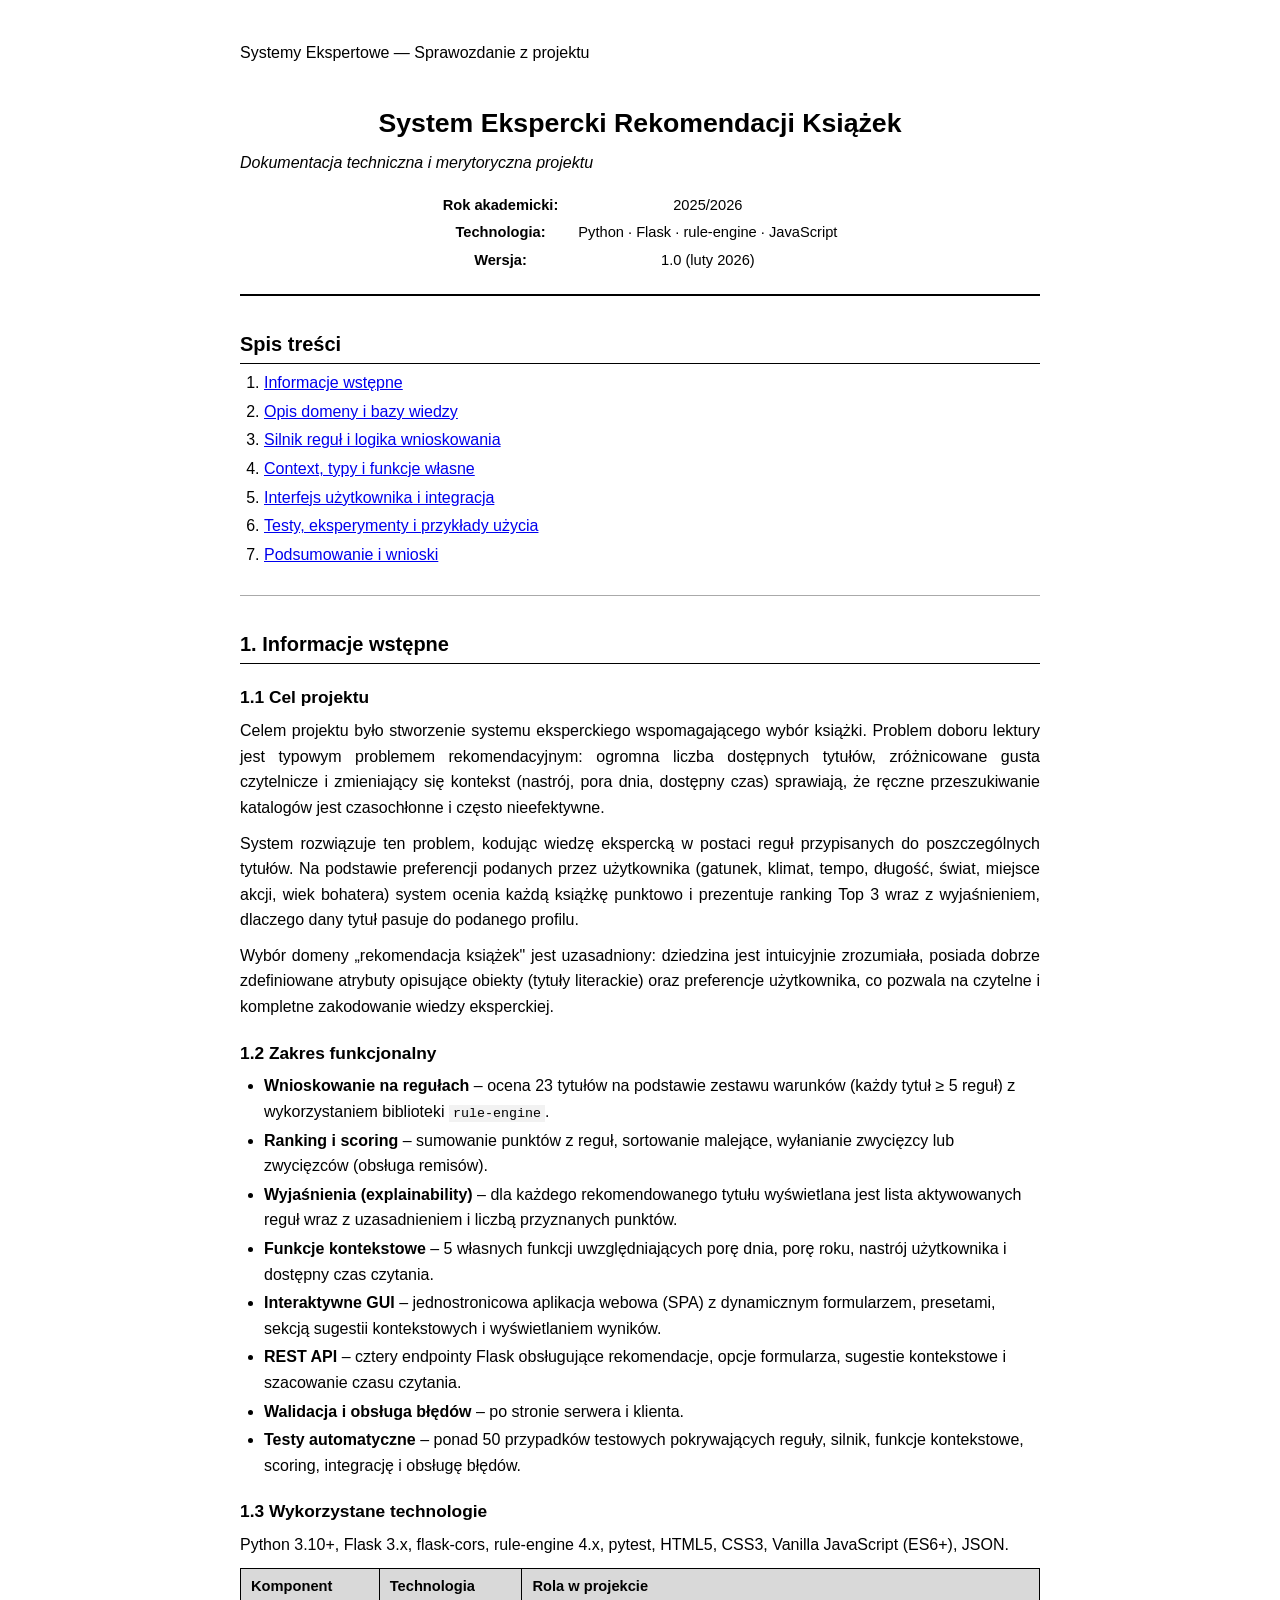
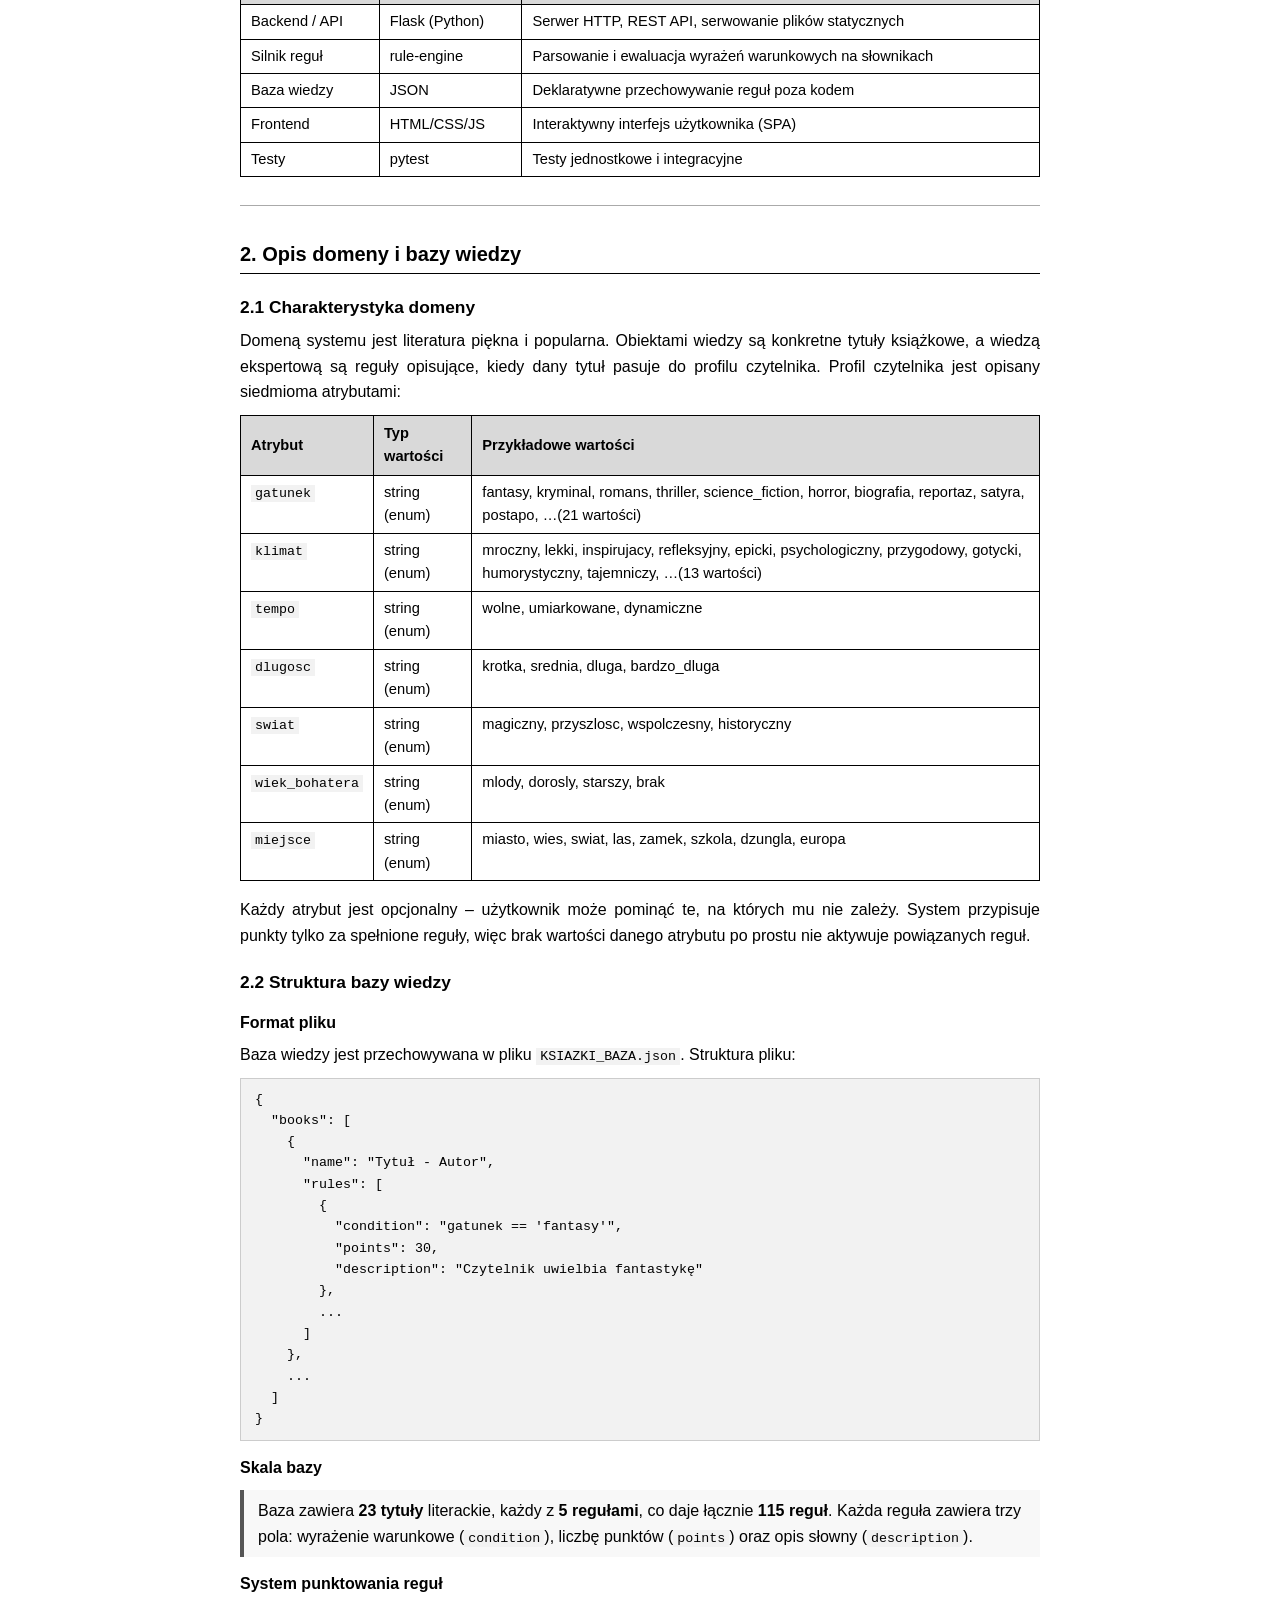
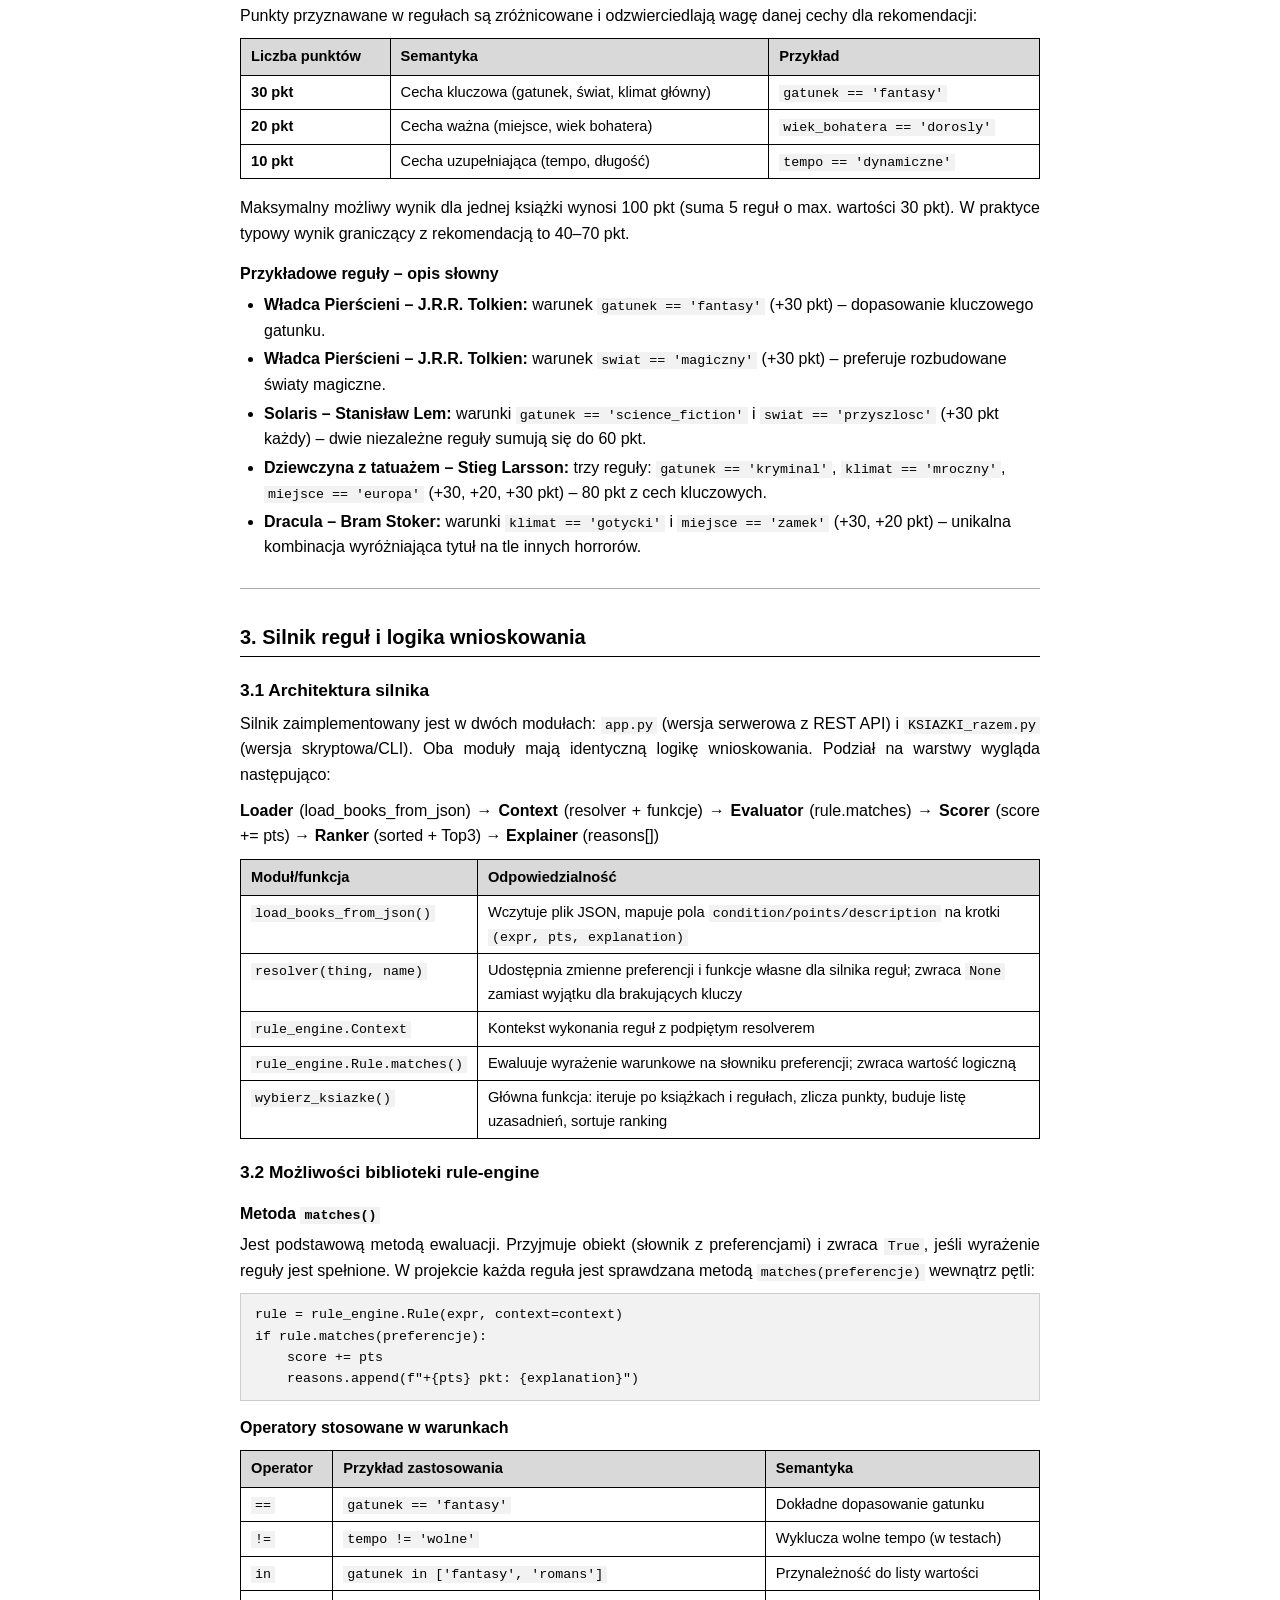
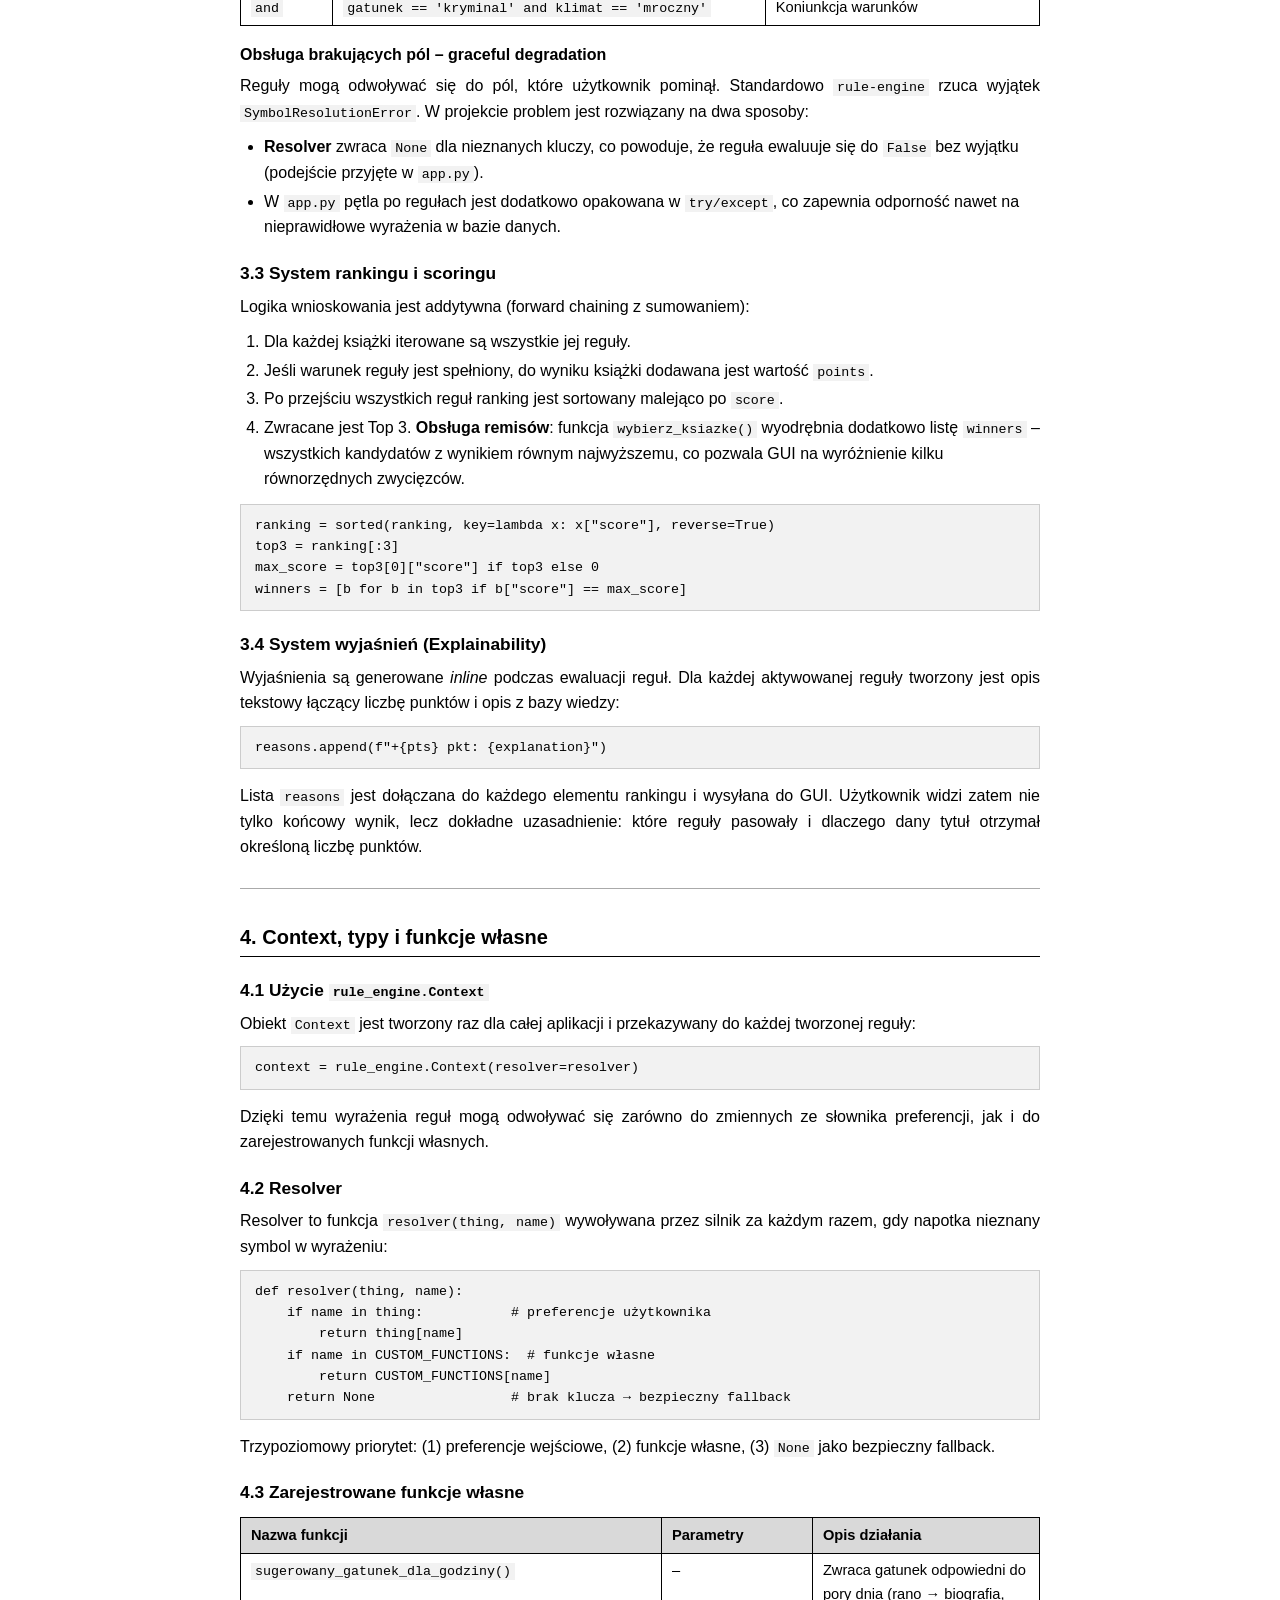
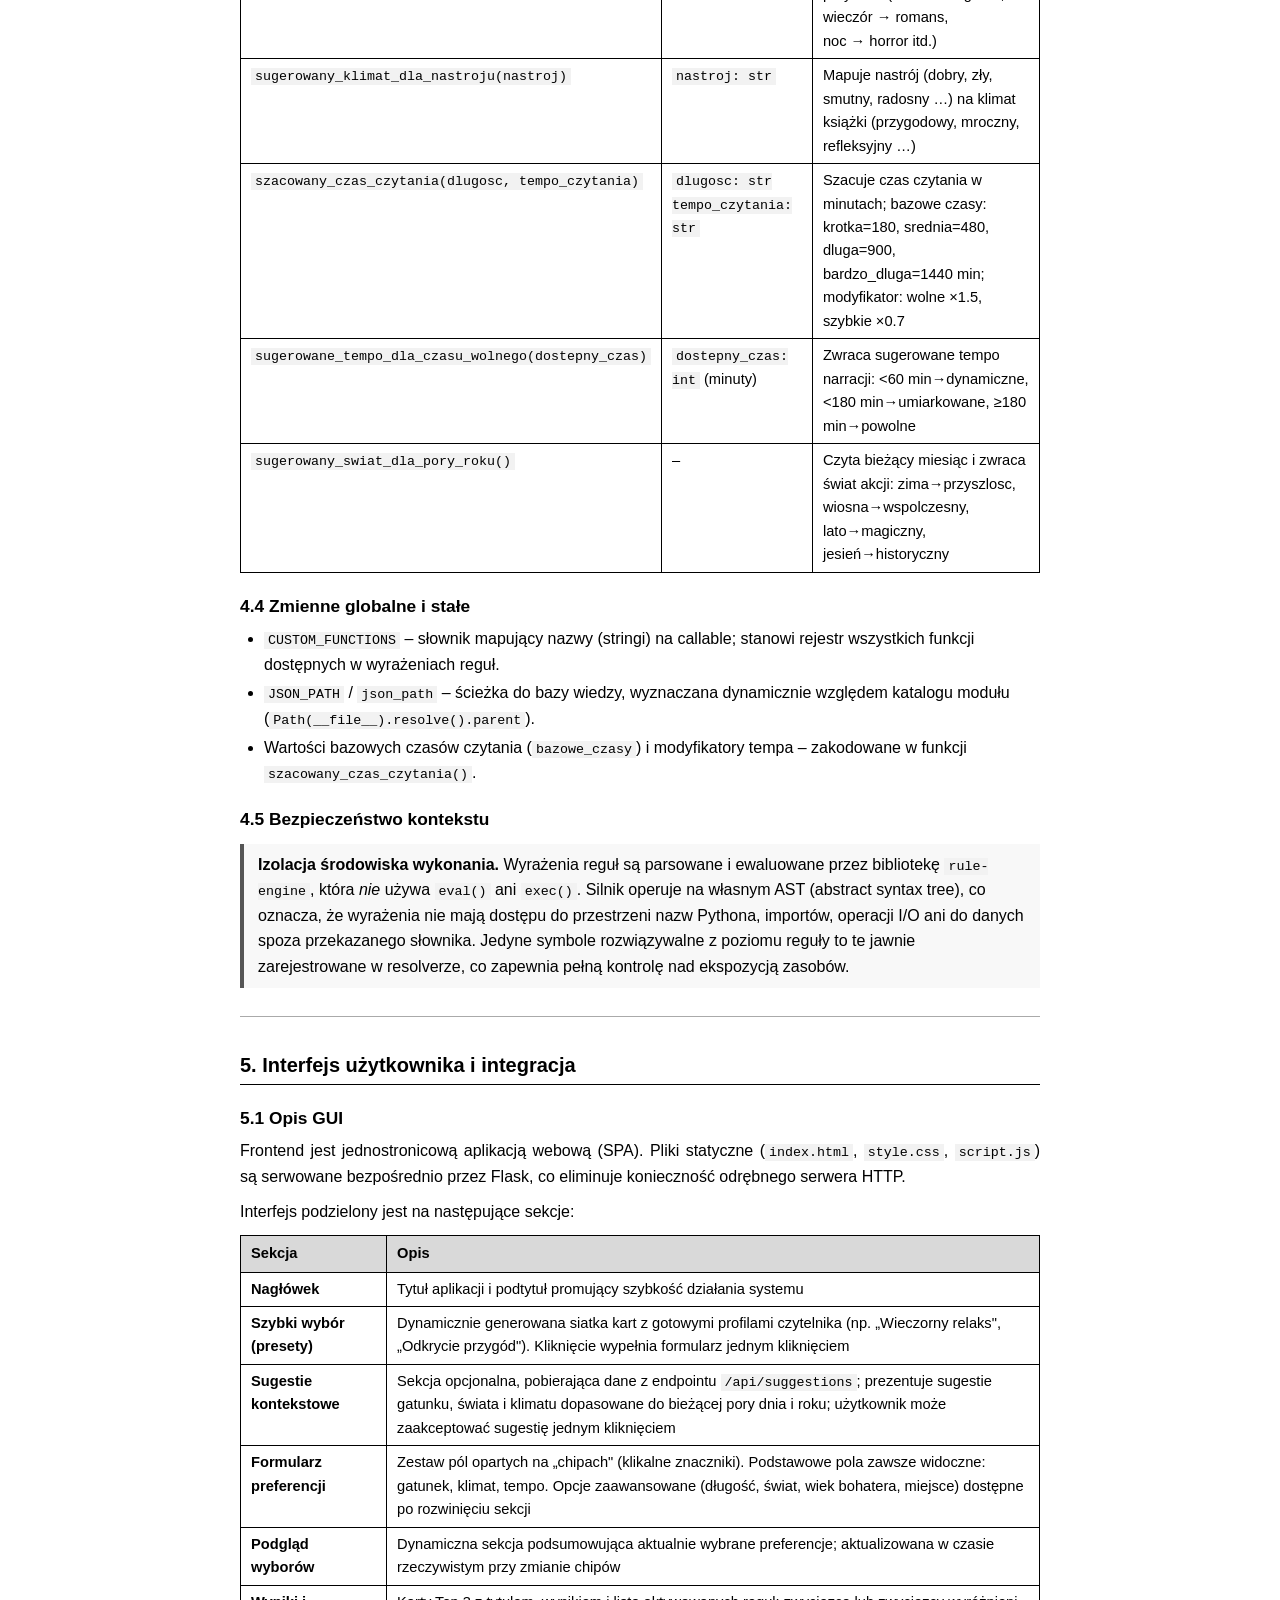
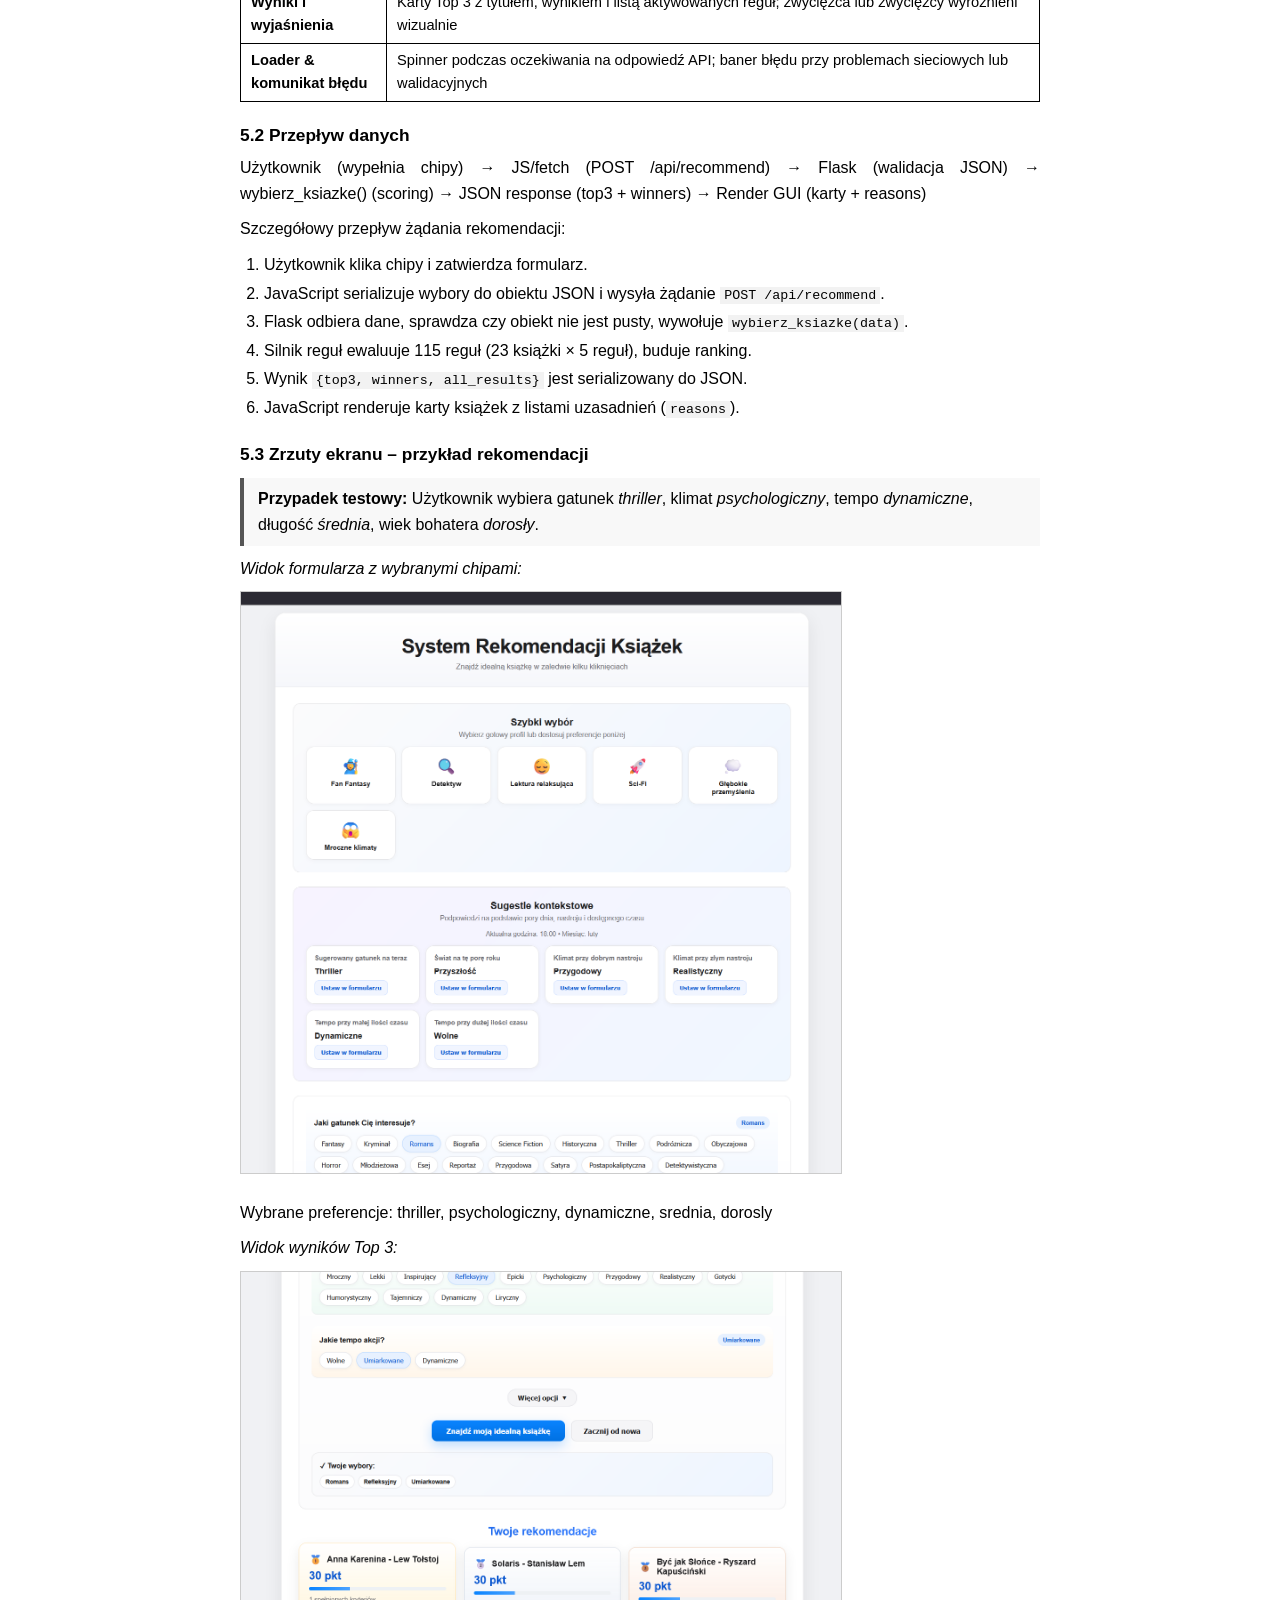
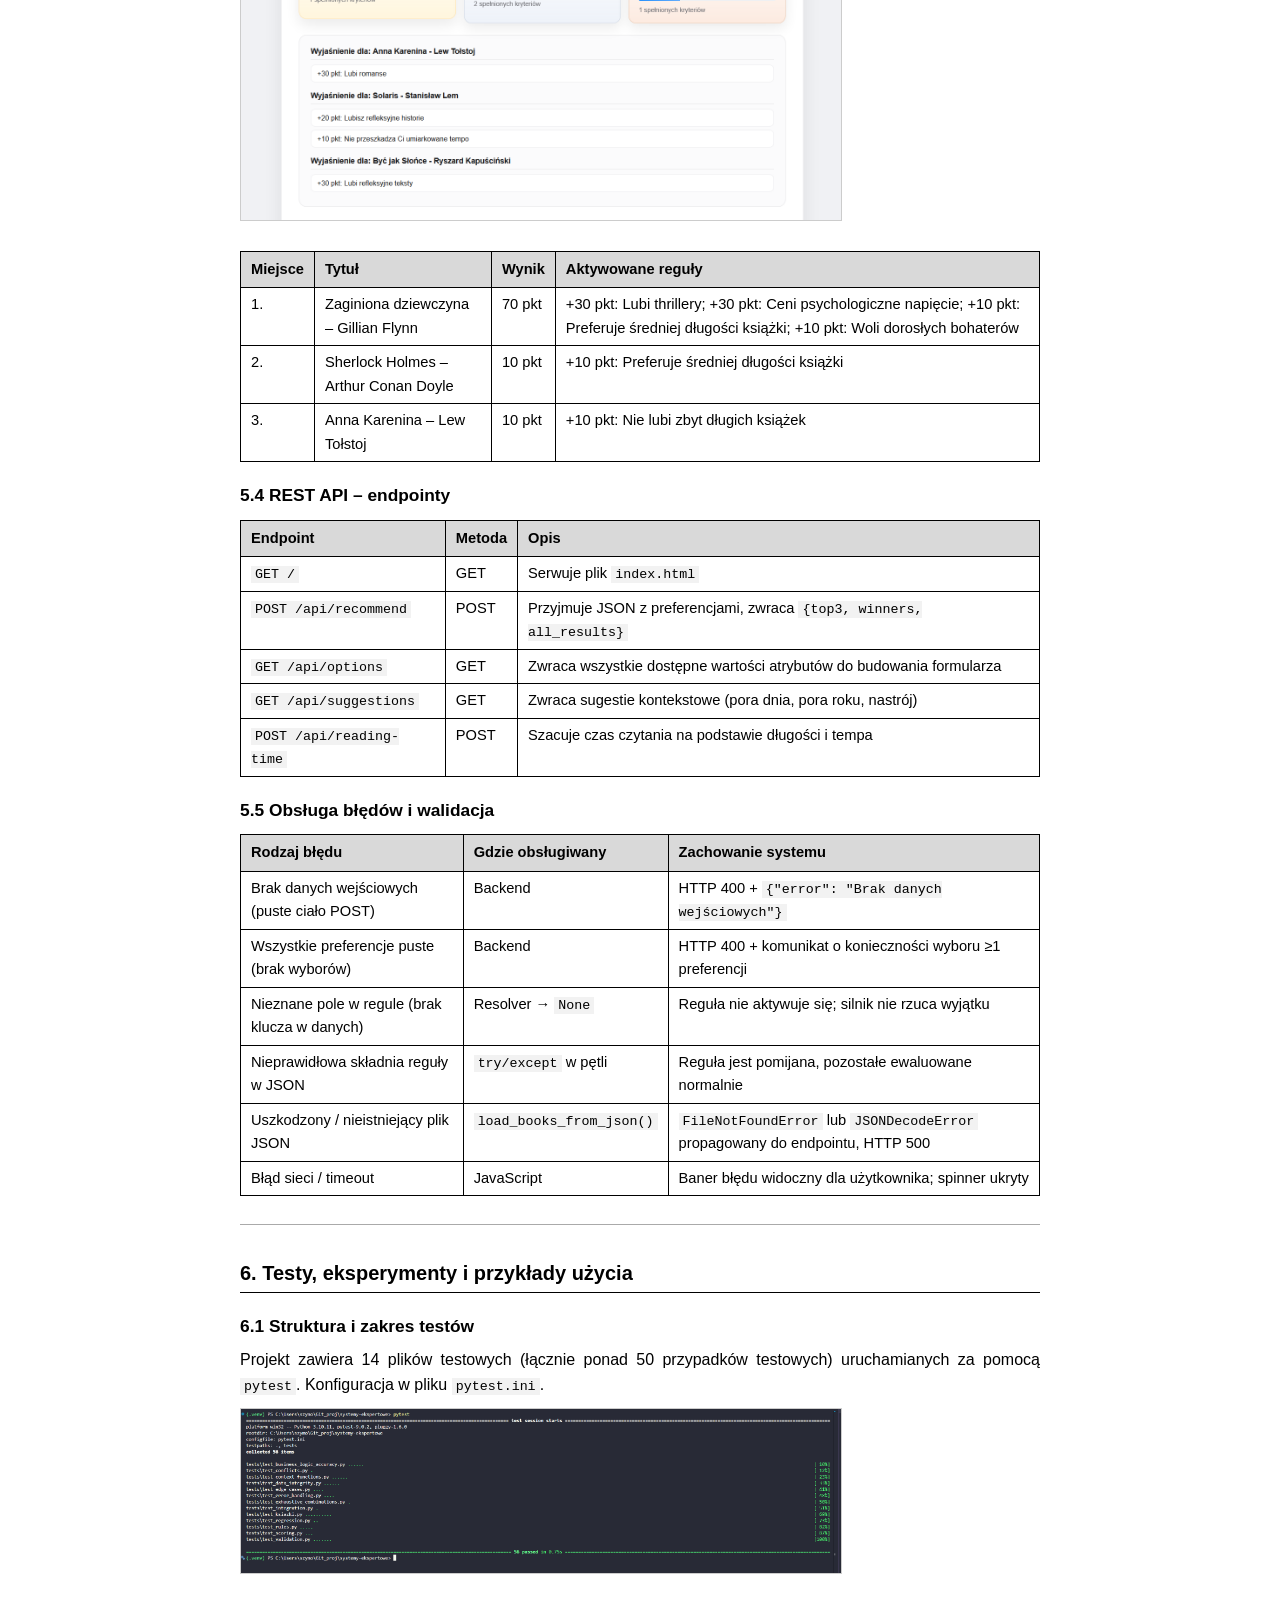
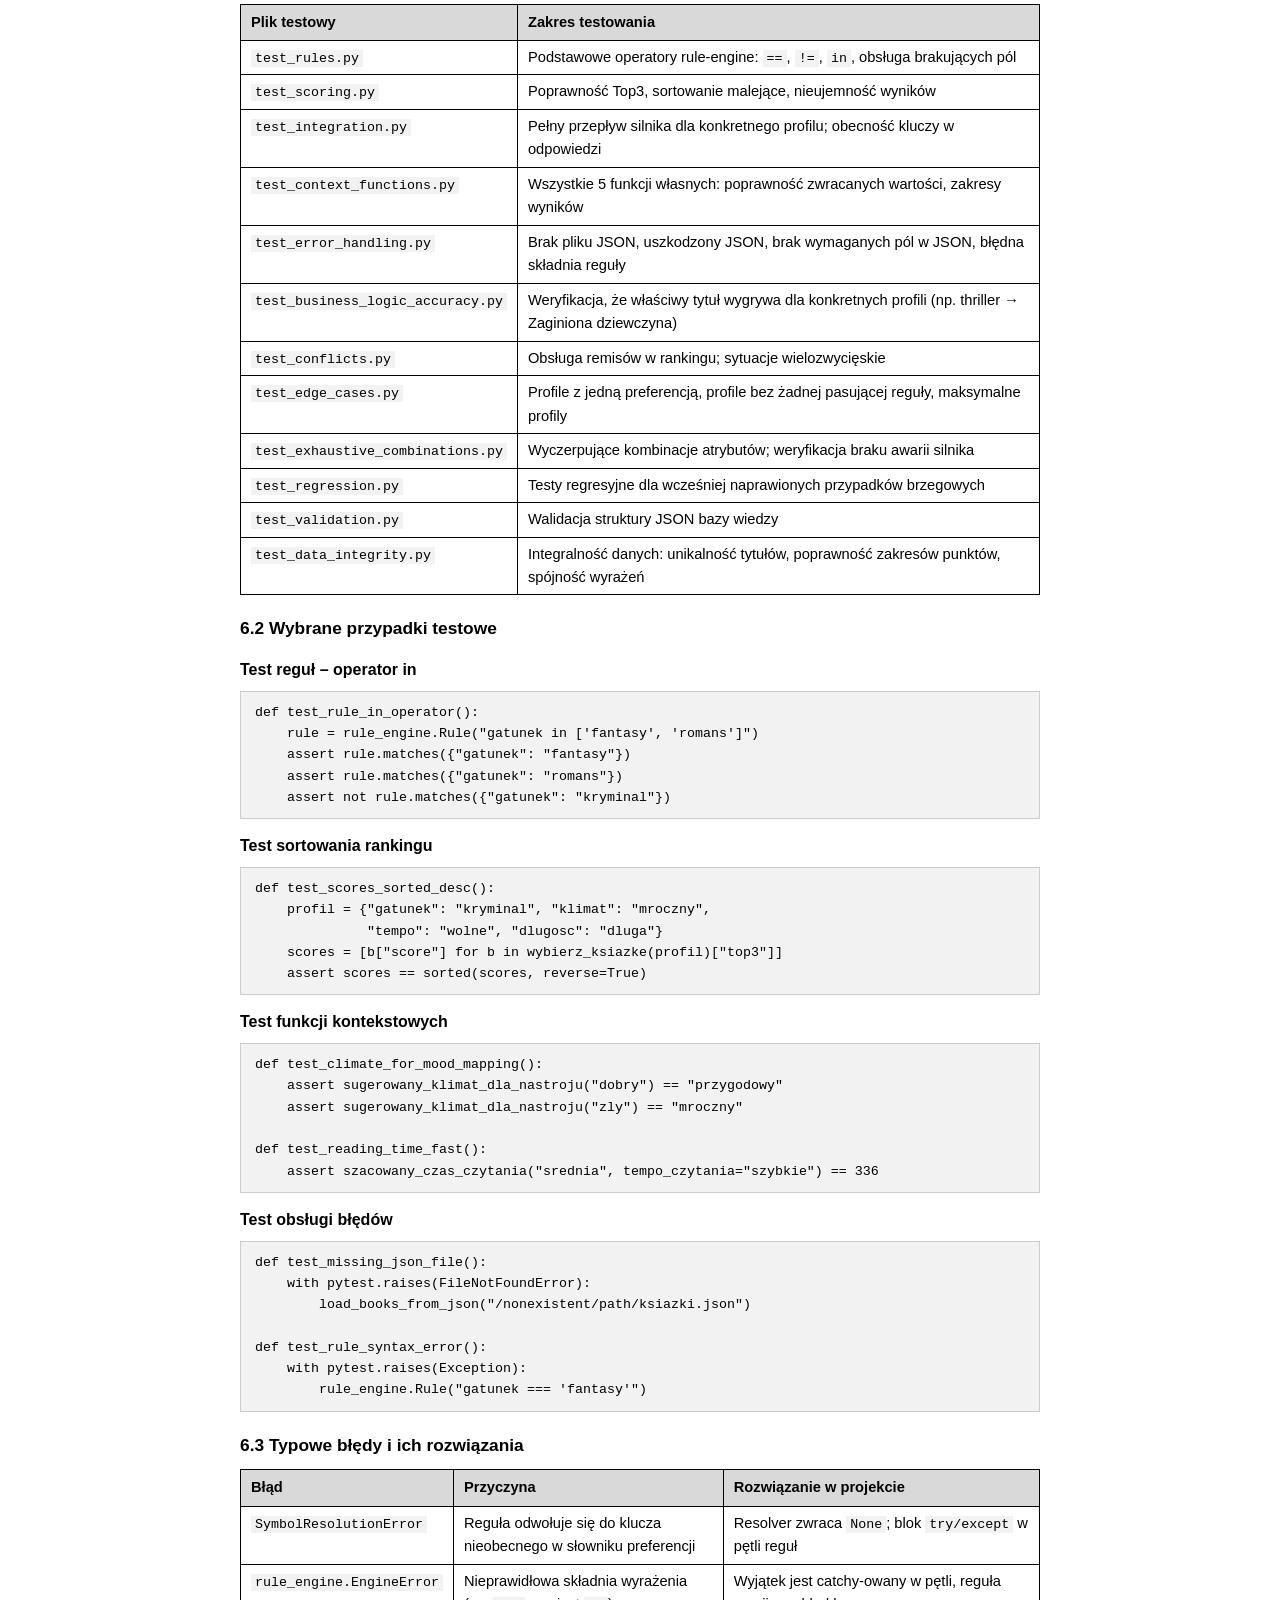
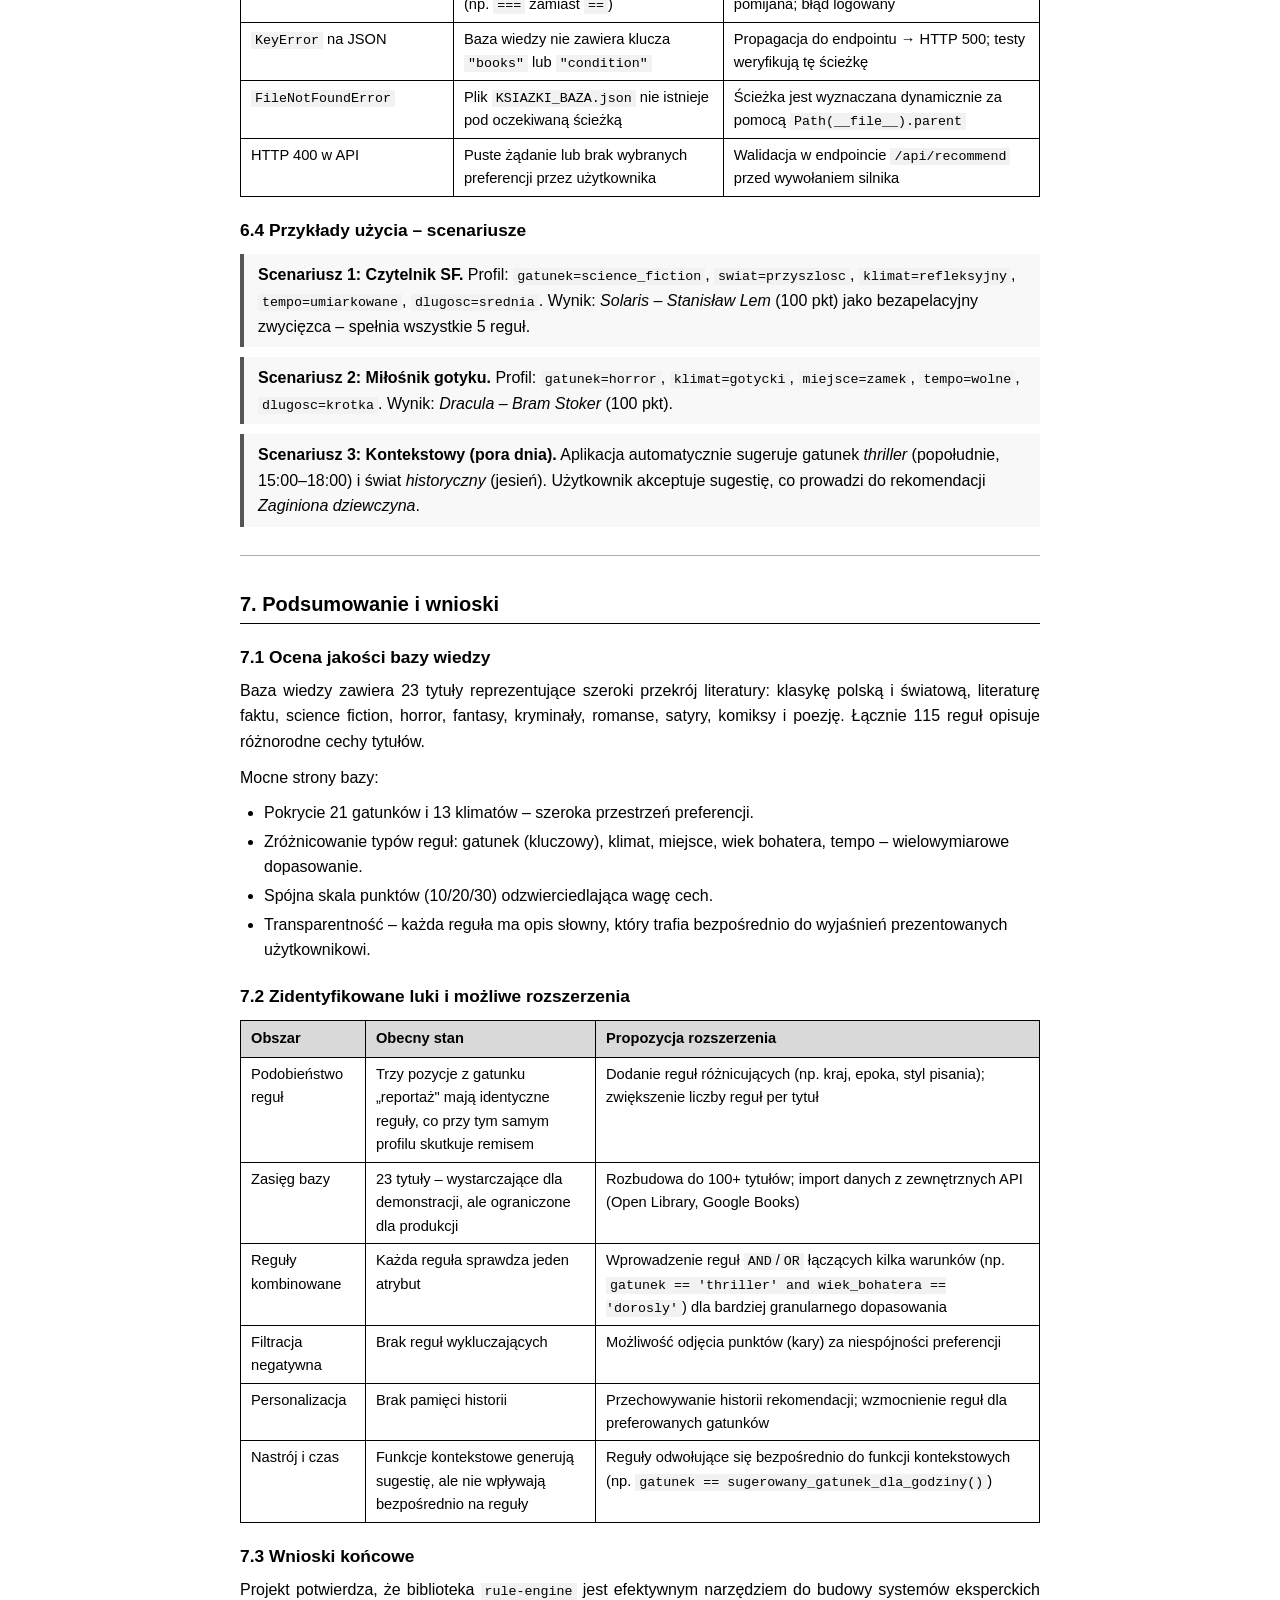
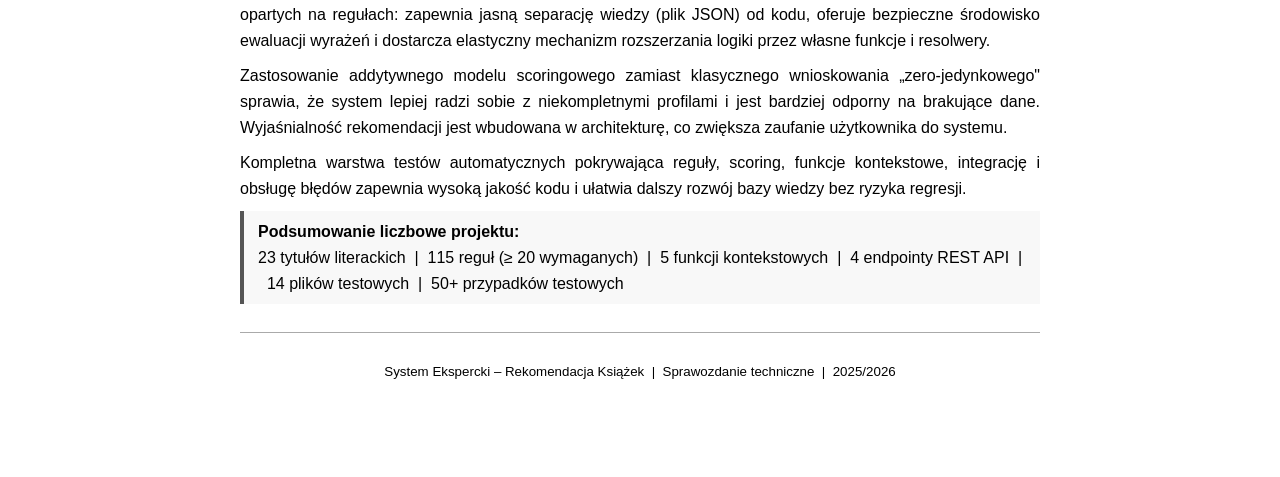
<file: Sprawozdanie/sprawozdanie.html>
<!DOCTYPE html>
<html lang="pl">
<head>
  <meta charset="UTF-8" />
  <title>Sprawozdanie – System Ekspercki Rekomendacji Książek</title>
  <style>
    body { font-family: Calibri, Arial, sans-serif; font-size: 12pt; line-height: 1.6; color: #000; background: #fff; max-width: 800px; margin: 40px auto; padding: 0 30px; }
    h1 { font-size: 20pt; margin: 36px 0 6px; }
    h2 { font-size: 15pt; margin: 32px 0 6px; border-bottom: 1px solid #000; padding-bottom: 3px; }
    h3 { font-size: 13pt; margin: 20px 0 5px; }
    h4 { font-size: 12pt; margin: 14px 0 4px; }
    p  { margin: 6px 0 10px; text-align: justify; }
    ul, ol { margin: 6px 0 12px; padding-left: 24px; }
    li { margin: 3px 0; }
    table { border-collapse: collapse; width: 100%; margin: 10px 0 16px; font-size: 11pt; }
    th { border: 1px solid #000; padding: 6px 10px; background: #d9d9d9; text-align: left; font-weight: bold; }
    td { border: 1px solid #000; padding: 5px 10px; vertical-align: top; }
    pre { background: #f2f2f2; border: 1px solid #ccc; padding: 10px 14px; font-size: 10pt; overflow-x: auto; margin: 8px 0 14px; }
    code { font-family: Consolas, "Courier New", monospace; font-size: 10pt; background: #f2f2f2; padding: 1px 4px; }
    pre code { background: none; padding: 0; }
    hr { border: none; border-top: 1px solid #aaa; margin: 28px 0; }
    .note { border-left: 4px solid #555; padding: 8px 14px; margin: 10px 0; background: #f8f8f8; }
  </style>
</head>
<body>

  <!-- COVER -->
  <div style="text-align:center;padding-bottom:20px;border-bottom:2px solid #000;margin-bottom:30px;">
    <p>Systemy Ekspertowe &mdash; Sprawozdanie z projektu</p>
    <h1>System Ekspercki Rekomendacji Książek</h1>
    <p><em>Dokumentacja techniczna i merytoryczna projektu</em></p>
    <table style="width:auto;margin:16px auto 0;border:none;">
      <tr><td style="border:none;font-weight:bold;padding:2px 10px;">Rok akademicki:</td><td style="border:none;padding:2px 10px;">2025/2026</td></tr>
      <tr><td style="border:none;font-weight:bold;padding:2px 10px;">Technologia:</td><td style="border:none;padding:2px 10px;">Python &middot; Flask &middot; rule-engine &middot; JavaScript</td></tr>
      <tr><td style="border:none;font-weight:bold;padding:2px 10px;">Wersja:</td><td style="border:none;padding:2px 10px;">1.0 (luty 2026)</td></tr>
    </table>
  </div>

  <h2>Spis treści</h2>
    <ol>
      <li><a href="#s1">Informacje wstępne</a></li>
      <li><a href="#s2">Opis domeny i bazy wiedzy</a></li>
      <li><a href="#s3">Silnik reguł i logika wnioskowania</a></li>
      <li><a href="#s4">Context, typy i funkcje własne</a></li>
      <li><a href="#s5">Interfejs użytkownika i integracja</a></li>
      <li><a href="#s6">Testy, eksperymenty i przykłady użycia</a></li>
      <li><a href="#s7">Podsumowanie i wnioski</a></li>
    </ol>

  <!-- ═══════════════════════════════════════ 1. WSTĘP ══════════════════════════════════ -->
  <hr>
  <h2 id="s1">1. Informacje wstępne</h2>

  <h3>1.1 Cel projektu</h3>
  <p>
    Celem projektu było stworzenie systemu eksperckiego wspomagającego wybór książki. Problem
    doboru lektury jest typowym problemem rekomendacyjnym: ogromna liczba dostępnych tytułów,
    zróżnicowane gusta czytelnicze i zmieniający się kontekst (nastrój, pora dnia, dostępny czas)
    sprawiają, że ręczne przeszukiwanie katalogów jest czasochłonne i często nieefektywne.
  </p>
  <p>
    System rozwiązuje ten problem, kodując wiedzę ekspercką w postaci reguł przypisanych do
    poszczególnych tytułów. Na podstawie preferencji podanych przez użytkownika (gatunek, klimat,
    tempo, długość, świat, miejsce akcji, wiek bohatera) system ocenia każdą książkę punktowo i
    prezentuje ranking Top&nbsp;3 wraz z wyjaśnieniem, dlaczego dany tytuł pasuje do podanego profilu.
  </p>
  <p>
    Wybór domeny „rekomendacja książek" jest uzasadniony: dziedzina jest intuicyjnie zrozumiała,
    posiada dobrze zdefiniowane atrybuty opisujące obiekty (tytuły literackie) oraz preferencje
    użytkownika, co pozwala na czytelne i kompletne zakodowanie wiedzy eksperckiej.
  </p>

  <h3>1.2 Zakres funkcjonalny</h3>
  <ul>
    <li><strong>Wnioskowanie na regułach</strong> – ocena 23 tytułów na podstawie zestawu warunków
      (każdy tytuł ≥ 5 reguł) z wykorzystaniem biblioteki <code>rule-engine</code>.</li>
    <li><strong>Ranking i scoring</strong> – sumowanie punktów z reguł, sortowanie malejące,
      wyłanianie zwycięzcy lub zwycięzców (obsługa remisów).</li>
    <li><strong>Wyjaśnienia (explainability)</strong> – dla każdego rekomendowanego tytułu wyświetlana
      jest lista aktywowanych reguł wraz z uzasadnieniem i liczbą przyznanych punktów.</li>
    <li><strong>Funkcje kontekstowe</strong> – 5 własnych funkcji uwzględniających porę dnia,
      porę roku, nastrój użytkownika i dostępny czas czytania.</li>
    <li><strong>Interaktywne GUI</strong> – jednostronicowa aplikacja webowa (SPA) z dynamicznym
      formularzem, presetami, sekcją sugestii kontekstowych i wyświetlaniem wyników.</li>
    <li><strong>REST API</strong> – cztery endpointy Flask obsługujące rekomendacje, opcje formularza,
      sugestie kontekstowe i szacowanie czasu czytania.</li>
    <li><strong>Walidacja i obsługa błędów</strong> – po stronie serwera i klienta.</li>
    <li><strong>Testy automatyczne</strong> – ponad 50 przypadków testowych pokrywających reguły,
      silnik, funkcje kontekstowe, scoring, integrację i obsługę błędów.</li>
  </ul>

  <h3>1.3 Wykorzystane technologie</h3>
  <p>
    Python 3.10+, Flask 3.x, flask-cors, rule-engine 4.x, pytest, HTML5, CSS3, Vanilla JavaScript (ES6+), JSON.
  </p>
  <table>
    <tr><th>Komponent</th><th>Technologia</th><th>Rola w projekcie</th></tr>
    <tr><td>Backend / API</td><td>Flask (Python)</td><td>Serwer HTTP, REST API, serwowanie plików statycznych</td></tr>
    <tr><td>Silnik reguł</td><td>rule-engine</td><td>Parsowanie i ewaluacja wyrażeń warunkowych na słownikach</td></tr>
    <tr><td>Baza wiedzy</td><td>JSON</td><td>Deklaratywne przechowywanie reguł poza kodem</td></tr>
    <tr><td>Frontend</td><td>HTML/CSS/JS</td><td>Interaktywny interfejs użytkownika (SPA)</td></tr>
    <tr><td>Testy</td><td>pytest</td><td>Testy jednostkowe i integracyjne</td></tr>
  </table>

  <hr>
  <h2 id="s2">2. Opis domeny i bazy wiedzy</h2>

  <h3>2.1 Charakterystyka domeny</h3>
  <p>
    Domeną systemu jest literatura piękna i popularna. Obiektami wiedzy są konkretne tytuły
    książkowe, a wiedzą ekspertową są reguły opisujące, kiedy dany tytuł pasuje do profilu
    czytelnika. Profil czytelnika jest opisany siedmioma atrybutami:
  </p>
  <table>
    <tr><th>Atrybut</th><th>Typ wartości</th><th>Przykładowe wartości</th></tr>
    <tr><td><code>gatunek</code></td><td>string (enum)</td><td>fantasy, kryminal, romans, thriller, science_fiction, horror, biografia, reportaz, satyra, postapo, …(21 wartości)</td></tr>
    <tr><td><code>klimat</code></td><td>string (enum)</td><td>mroczny, lekki, inspirujacy, refleksyjny, epicki, psychologiczny, przygodowy, gotycki, humorystyczny, tajemniczy, …(13 wartości)</td></tr>
    <tr><td><code>tempo</code></td><td>string (enum)</td><td>wolne, umiarkowane, dynamiczne</td></tr>
    <tr><td><code>dlugosc</code></td><td>string (enum)</td><td>krotka, srednia, dluga, bardzo_dluga</td></tr>
    <tr><td><code>swiat</code></td><td>string (enum)</td><td>magiczny, przyszlosc, wspolczesny, historyczny</td></tr>
    <tr><td><code>wiek_bohatera</code></td><td>string (enum)</td><td>mlody, dorosly, starszy, brak</td></tr>
    <tr><td><code>miejsce</code></td><td>string (enum)</td><td>miasto, wies, swiat, las, zamek, szkola, dzungla, europa</td></tr>
  </table>
  <p>
    Każdy atrybut jest opcjonalny – użytkownik może pominąć te, na których mu nie zależy.
    System przypisuje punkty tylko za spełnione reguły, więc brak wartości danego atrybutu po
    prostu nie aktywuje powiązanych reguł.
  </p>

  <h3>2.2 Struktura bazy wiedzy</h3>

  <h4>Format pliku</h4>
  <p>
    Baza wiedzy jest przechowywana w pliku <code>KSIAZKI_BAZA.json</code>. Struktura pliku:
  </p>
  <pre><code>{
  "books": [
    {
      "name": "Tytuł - Autor",
      "rules": [
        {
          "condition": "gatunek == 'fantasy'",
          "points": 30,
          "description": "Czytelnik uwielbia fantastykę"
        },
        ...
      ]
    },
    ...
  ]
}</code></pre>

  <h4>Skala bazy</h4>
  <div class="note">
    Baza zawiera <strong>23 tytuły</strong> literackie, każdy z <strong>5 regułami</strong>,
    co daje łącznie <strong>115 reguł</strong>. Każda reguła zawiera trzy pola:
    wyrażenie warunkowe (<code>condition</code>), liczbę punktów (<code>points</code>)
    oraz opis słowny (<code>description</code>).
  </div>

  <h4>System punktowania reguł</h4>
  <p>
    Punkty przyznawane w regułach są zróżnicowane i odzwierciedlają wagę danej cechy dla
    rekomendacji:
  </p>
  <table>
    <tr><th>Liczba punktów</th><th>Semantyka</th><th>Przykład</th></tr>
    <tr><td><strong>30 pkt</strong></td><td>Cecha kluczowa (gatunek, świat, klimat główny)</td><td><code>gatunek == 'fantasy'</code></td></tr>
    <tr><td><strong>20 pkt</strong></td><td>Cecha ważna (miejsce, wiek bohatera)</td><td><code>wiek_bohatera == 'dorosly'</code></td></tr>
    <tr><td><strong>10 pkt</strong></td><td>Cecha uzupełniająca (tempo, długość)</td><td><code>tempo == 'dynamiczne'</code></td></tr>
  </table>
  <p>
    Maksymalny możliwy wynik dla jednej książki wynosi 100&nbsp;pkt (suma 5 reguł o max. wartości 30 pkt).
    W praktyce typowy wynik graniczący z rekomendacją to 40–70&nbsp;pkt.
  </p>

  <h4>Przykładowe reguły – opis słowny</h4>

  <ul>
    <li><strong>Władca Pierścieni – J.R.R. Tolkien:</strong> warunek <code>gatunek == 'fantasy'</code> (+30 pkt) – dopasowanie kluczowego gatunku.</li>
    <li><strong>Władca Pierścieni – J.R.R. Tolkien:</strong> warunek <code>swiat == 'magiczny'</code> (+30 pkt) – preferuje rozbudowane światy magiczne.</li>
    <li><strong>Solaris – Stanisław Lem:</strong> warunki <code>gatunek == 'science_fiction'</code> i <code>swiat == 'przyszlosc'</code> (+30 pkt każdy) – dwie niezależne reguły sumują się do 60 pkt.</li>
    <li><strong>Dziewczyna z tatuażem – Stieg Larsson:</strong> trzy reguły: <code>gatunek == 'kryminal'</code>, <code>klimat == 'mroczny'</code>, <code>miejsce == 'europa'</code> (+30, +20, +30 pkt) – 80 pkt z cech kluczowych.</li>
    <li><strong>Dracula – Bram Stoker:</strong> warunki <code>klimat == 'gotycki'</code> i <code>miejsce == 'zamek'</code> (+30, +20 pkt) – unikalna kombinacja wyróżniająca tytuł na tle innych horrorów.</li>
  </ul>

  <hr>
  <h2 id="s3">3. Silnik reguł i logika wnioskowania</h2>

  <h3>3.1 Architektura silnika</h3>
  <p>
    Silnik zaimplementowany jest w dwóch modułach: <code>app.py</code> (wersja serwerowa z
    REST API) i <code>KSIAZKI_razem.py</code> (wersja skryptowa/CLI). Oba moduły mają identyczną
    logikę wnioskowania. Podział na warstwy wygląda następująco:
  </p>

  <p><strong>Loader</strong> (load_books_from_json) &rarr; <strong>Context</strong> (resolver + funkcje) &rarr; <strong>Evaluator</strong> (rule.matches) &rarr; <strong>Scorer</strong> (score += pts) &rarr; <strong>Ranker</strong> (sorted + Top3) &rarr; <strong>Explainer</strong> (reasons[])</p>

  <table>
    <tr><th>Moduł/funkcja</th><th>Odpowiedzialność</th></tr>
    <tr><td><code>load_books_from_json()</code></td><td>Wczytuje plik JSON, mapuje pola <code>condition/points/description</code> na krotki <code>(expr, pts, explanation)</code></td></tr>
    <tr><td><code>resolver(thing, name)</code></td><td>Udostępnia zmienne preferencji i funkcje własne dla silnika reguł; zwraca <code>None</code> zamiast wyjątku dla brakujących kluczy</td></tr>
    <tr><td><code>rule_engine.Context</code></td><td>Kontekst wykonania reguł z podpiętym resolverem</td></tr>
    <tr><td><code>rule_engine.Rule.matches()</code></td><td>Ewaluuje wyrażenie warunkowe na słowniku preferencji; zwraca wartość logiczną</td></tr>
    <tr><td><code>wybierz_ksiazke()</code></td><td>Główna funkcja: iteruje po książkach i regułach, zlicza punkty, buduje listę uzasadnień, sortuje ranking</td></tr>
  </table>

  <h3>3.2 Możliwości biblioteki rule-engine</h3>

  <h4>Metoda <code>matches()</code></h4>
  <p>
    Jest podstawową metodą ewaluacji. Przyjmuje obiekt (słownik z preferencjami) i zwraca
    <code>True</code>, jeśli wyrażenie reguły jest spełnione. W projekcie każda reguła jest
    sprawdzana metodą <code>matches(preferencje)</code> wewnątrz pętli:
  </p>
  <pre><code>rule = rule_engine.Rule(expr, context=context)
if rule.matches(preferencje):
    score += pts
    reasons.append(f"+{pts} pkt: {explanation}")</code></pre>

  <h4>Operatory stosowane w warunkach</h4>
  <table>
    <tr><th>Operator</th><th>Przykład zastosowania</th><th>Semantyka</th></tr>
    <tr><td><code>==</code></td><td><code>gatunek == 'fantasy'</code></td><td>Dokładne dopasowanie gatunku</td></tr>
    <tr><td><code>!=</code></td><td><code>tempo != 'wolne'</code></td><td>Wyklucza wolne tempo (w testach)</td></tr>
    <tr><td><code>in</code></td><td><code>gatunek in ['fantasy', 'romans']</code></td><td>Przynależność do listy wartości</td></tr>
    <tr><td><code>and</code></td><td><code>gatunek == 'kryminal' and klimat == 'mroczny'</code></td><td>Koniunkcja warunków</td></tr>
  </table>

  <h4>Obsługa brakujących pól – graceful degradation</h4>
  <p>
    Reguły mogą odwoływać się do pól, które użytkownik pominął. Standardowo
    <code>rule-engine</code> rzuca wyjątek <code>SymbolResolutionError</code>.
    W projekcie problem jest rozwiązany na dwa sposoby:
  </p>
  <ul>
    <li><strong>Resolver</strong> zwraca <code>None</code> dla nieznanych kluczy, co powoduje, że
      reguła ewaluuje się do <code>False</code> bez wyjątku (podejście przyjęte w
      <code>app.py</code>).</li>
    <li>W <code>app.py</code> pętla po regułach jest dodatkowo opakowana w <code>try/except</code>,
      co zapewnia odporność nawet na nieprawidłowe wyrażenia w bazie danych.</li>
  </ul>

  <h3>3.3 System rankingu i scoringu</h3>
  <p>Logika wnioskowania jest addytywna (forward chaining z sumowaniem):</p>
  <ol>
    <li>Dla każdej książki iterowane są wszystkie jej reguły.</li>
    <li>Jeśli warunek reguły jest spełniony, do wyniku książki dodawana jest wartość
      <code>points</code>.</li>
    <li>Po przejściu wszystkich reguł ranking jest sortowany malejąco po <code>score</code>.</li>
    <li>Zwracane jest Top&nbsp;3. <strong>Obsługa remisów</strong>: funkcja
      <code>wybierz_ksiazke()</code> wyodrębnia dodatkowo listę <code>winners</code> –
      wszystkich kandydatów z wynikiem równym najwyższemu, co pozwala GUI na wyróżnienie
      kilku równorzędnych zwycięzców.</li>
  </ol>

  <pre><code>ranking = sorted(ranking, key=lambda x: x["score"], reverse=True)
top3 = ranking[:3]
max_score = top3[0]["score"] if top3 else 0
winners = [b for b in top3 if b["score"] == max_score]</code></pre>

  <h3>3.4 System wyjaśnień (Explainability)</h3>
  <p>
    Wyjaśnienia są generowane <em>inline</em> podczas ewaluacji reguł. Dla każdej aktywowanej
    reguły tworzony jest opis tekstowy łączący liczbę punktów i opis z bazy wiedzy:
  </p>
  <pre><code>reasons.append(f"+{pts} pkt: {explanation}")</code></pre>
  <p>
    Lista <code>reasons</code> jest dołączana do każdego elementu rankingu i wysyłana do GUI.
    Użytkownik widzi zatem nie tylko końcowy wynik, lecz dokładne uzasadnienie: które reguły
    pasowały i dlaczego dany tytuł otrzymał określoną liczbę punktów.
  </p>

  <hr>
  <h2 id="s4">4. Context, typy i funkcje własne</h2>

  <h3>4.1 Użycie <code>rule_engine.Context</code></h3>
  <p>
    Obiekt <code>Context</code> jest tworzony raz dla całej aplikacji i przekazywany do każdej
    tworzonej reguły:
  </p>
  <pre><code>context = rule_engine.Context(resolver=resolver)</code></pre>
  <p>
    Dzięki temu wyrażenia reguł mogą odwoływać się zarówno do zmiennych ze słownika preferencji,
    jak i do zarejestrowanych funkcji własnych.
  </p>

  <h3>4.2 Resolver</h3>
  <p>
    Resolver to funkcja <code>resolver(thing, name)</code> wywoływana przez silnik za każdym
    razem, gdy napotka nieznany symbol w wyrażeniu:
  </p>
  <pre><code>def resolver(thing, name):
    if name in thing:           # preferencje użytkownika
        return thing[name]
    if name in CUSTOM_FUNCTIONS:  # funkcje własne
        return CUSTOM_FUNCTIONS[name]
    return None                 # brak klucza → bezpieczny fallback</code></pre>
  <p>
    Trzypoziomowy priorytet: (1) preferencje wejściowe, (2) funkcje własne, (3)
    <code>None</code> jako bezpieczny fallback.
  </p>

  <h3>4.3 Zarejestrowane funkcje własne</h3>
  <table>
    <tr><th>Nazwa funkcji</th><th>Parametry</th><th>Opis działania</th></tr>
    <tr>
      <td><code>sugerowany_gatunek_dla_godziny()</code></td>
      <td>–</td>
      <td>Zwraca gatunek odpowiedni do pory dnia (rano&nbsp;→&nbsp;biografia, wieczór&nbsp;→&nbsp;romans, noc&nbsp;→&nbsp;horror itd.)</td>
    </tr>
    <tr>
      <td><code>sugerowany_klimat_dla_nastroju(nastroj)</code></td>
      <td><code>nastroj: str</code></td>
      <td>Mapuje nastrój (dobry, zły, smutny, radosny …) na klimat książki (przygodowy, mroczny, refleksyjny …)</td>
    </tr>
    <tr>
      <td><code>szacowany_czas_czytania(dlugosc, tempo_czytania)</code></td>
      <td><code>dlugosc: str<br>tempo_czytania: str</code></td>
      <td>Szacuje czas czytania w minutach; bazowe czasy: krotka=180, srednia=480, dluga=900, bardzo_dluga=1440 min; modyfikator: wolne ×1.5, szybkie ×0.7</td>
    </tr>
    <tr>
      <td><code>sugerowane_tempo_dla_czasu_wolnego(dostepny_czas)</code></td>
      <td><code>dostepny_czas: int</code> (minuty)</td>
      <td>Zwraca sugerowane tempo narracji: &lt;60 min→dynamiczne, &lt;180 min→umiarkowane, ≥180 min→powolne</td>
    </tr>
    <tr>
      <td><code>sugerowany_swiat_dla_pory_roku()</code></td>
      <td>–</td>
      <td>Czyta bieżący miesiąc i zwraca świat akcji: zima→przyszlosc, wiosna→wspolczesny, lato→magiczny, jesień→historyczny</td>
    </tr>
  </table>

  <h3>4.4 Zmienne globalne i stałe</h3>
  <ul>
    <li><code>CUSTOM_FUNCTIONS</code> – słownik mapujący nazwy (stringi) na callable; stanowi
      rejestr wszystkich funkcji dostępnych w wyrażeniach reguł.</li>
    <li><code>JSON_PATH</code> / <code>json_path</code> – ścieżka do bazy wiedzy, wyznaczana
      dynamicznie względem katalogu modułu (<code>Path(__file__).resolve().parent</code>).</li>
    <li>Wartości bazowych czasów czytania (<code>bazowe_czasy</code>) i modyfikatory tempa –
      zakodowane w funkcji <code>szacowany_czas_czytania()</code>.</li>
  </ul>

  <h3>4.5 Bezpieczeństwo kontekstu</h3>
  <div class="note">
    <strong>Izolacja środowiska wykonania.</strong>
    Wyrażenia reguł są parsowane i ewaluowane przez bibliotekę <code>rule-engine</code>,
    która <em>nie</em> używa <code>eval()</code> ani <code>exec()</code>. Silnik operuje na
    własnym AST (abstract syntax tree), co oznacza, że wyrażenia nie mają dostępu do
    przestrzeni nazw Pythona, importów, operacji I/O ani do danych spoza przekazanego
    słownika. Jedyne symbole rozwiązywalne z poziomu reguły to te jawnie zarejestrowane
    w resolverze, co zapewnia pełną kontrolę nad ekspozycją zasobów.
  </div>

  <hr>
  <h2 id="s5">5. Interfejs użytkownika i integracja</h2>

  <h3>5.1 Opis GUI</h3>
  <p>
    Frontend jest jednostronicową aplikacją webową (SPA). Pliki statyczne (<code>index.html</code>,
    <code>style.css</code>, <code>script.js</code>) są serwowane bezpośrednio przez Flask,
    co eliminuje konieczność odrębnego serwera HTTP.
  </p>
  <p>Interfejs podzielony jest na następujące sekcje:</p>

  <table>
    <tr><th>Sekcja</th><th>Opis</th></tr>
    <tr>
      <td><strong>Nagłówek</strong></td>
      <td>Tytuł aplikacji i podtytuł promujący szybkość działania systemu</td>
    </tr>
    <tr>
      <td><strong>Szybki wybór (presety)</strong></td>
      <td>Dynamicznie generowana siatka kart z gotowymi profilami czytelnika
        (np. „Wieczorny relaks", „Odkrycie przygód"). Kliknięcie wypełnia formularz
        jednym kliknięciem</td>
    </tr>
    <tr>
      <td><strong>Sugestie kontekstowe</strong></td>
      <td>Sekcja opcjonalna, pobierająca dane z endpointu <code>/api/suggestions</code>;
        prezentuje sugestie gatunku, świata i klimatu dopasowane do bieżącej pory dnia
        i roku; użytkownik może zaakceptować sugestię jednym kliknięciem</td>
    </tr>
    <tr>
      <td><strong>Formularz preferencji</strong></td>
      <td>Zestaw pól opartych na „chipach" (klikalne znaczniki). Podstawowe pola zawsze
        widoczne: gatunek, klimat, tempo. Opcje zaawansowane (długość, świat, wiek bohatera,
        miejsce) dostępne po rozwinięciu sekcji</td>
    </tr>
    <tr>
      <td><strong>Podgląd wyborów</strong></td>
      <td>Dynamiczna sekcja podsumowująca aktualnie wybrane preferencje; aktualizowana
        w czasie rzeczywistym przy zmianie chipów</td>
    </tr>
    <tr>
      <td><strong>Wyniki i wyjaśnienia</strong></td>
      <td>Karty Top&nbsp;3 z tytułem, wynikiem i listą aktywowanych reguł; zwycięzca
        lub zwycięzcy wyróżnieni wizualnie</td>
    </tr>
    <tr>
      <td><strong>Loader &amp; komunikat błędu</strong></td>
      <td>Spinner podczas oczekiwania na odpowiedź API; baner błędu przy problemach
        sieciowych lub walidacyjnych</td>
    </tr>
  </table>

  <h3>5.2 Przepływ danych</h3>

  <p>Użytkownik (wypełnia chipy) → JS/fetch (POST /api/recommend) → Flask (walidacja JSON) → wybierz_ksiazke() (scoring) → JSON response (top3 + winners) → Render GUI (karty + reasons)</p>

  <p>
    Szczegółowy przepływ żądania rekomendacji:
  </p>
  <ol>
    <li>Użytkownik klika chipy i zatwierdza formularz.</li>
    <li>JavaScript serializuje wybory do obiektu JSON i wysyła żądanie
      <code>POST /api/recommend</code>.</li>
    <li>Flask odbiera dane, sprawdza czy obiekt nie jest pusty, wywołuje
      <code>wybierz_ksiazke(data)</code>.</li>
    <li>Silnik reguł ewaluuje 115 reguł (23 książki × 5 reguł), buduje ranking.</li>
    <li>Wynik <code>{top3, winners, all_results}</code> jest serializowany do JSON.</li>
    <li>JavaScript renderuje karty książek z listami uzasadnień (<code>reasons</code>).</li>
  </ol>

  <h3>5.3 Zrzuty ekranu – przykład rekomendacji</h3>


  <div class="note">
    <strong>Przypadek testowy:</strong> Użytkownik wybiera gatunek <em>thriller</em>,
    klimat <em>psychologiczny</em>, tempo <em>dynamiczne</em>, długość <em>średnia</em>,
    wiek bohatera <em>dorosły</em>.
  </div>

  <p><em>Widok formularza z wybranymi chipami:</em></p>
  <img src="GUI.png" alt="Zrzut ekranu GUI" style="max-width:600px; border:1px solid #ccc; margin-bottom:12px;">
  <p>Wybrane preferencje: thriller, psychologiczny, dynamiczne, srednia, dorosly</p>

  <p><em>Widok wyników Top 3:</em></p>
  <img src="Rekomendacja.png" alt="Zrzut ekranu rekomendacji" style="max-width:600px; border:1px solid #ccc; margin-bottom:12px;">
  <table>
    <tr><th>Miejsce</th><th>Tytuł</th><th>Wynik</th><th>Aktywowane reguły</th></tr>
    <tr>
      <td>1.</td>
      <td>Zaginiona dziewczyna – Gillian Flynn</td>
      <td>70 pkt</td>
      <td>+30 pkt: Lubi thrillery; +30 pkt: Ceni psychologiczne napięcie; +10 pkt: Preferuje średniej długości książki; +10 pkt: Woli dorosłych bohaterów</td>
    </tr>
    <tr>
      <td>2.</td>
      <td>Sherlock Holmes – Arthur Conan Doyle</td>
      <td>10 pkt</td>
      <td>+10 pkt: Preferuje średniej długości książki</td>
    </tr>
    <tr>
      <td>3.</td>
      <td>Anna Karenina – Lew Tołstoj</td>
      <td>10 pkt</td>
      <td>+10 pkt: Nie lubi zbyt długich książek</td>
    </tr>
  </table>

  <h3>5.4 REST API – endpointy</h3>
  <table>
    <tr><th>Endpoint</th><th>Metoda</th><th>Opis</th></tr>
    <tr><td><code>GET /</code></td><td>GET</td><td>Serwuje plik <code>index.html</code></td></tr>
    <tr><td><code>POST /api/recommend</code></td><td>POST</td><td>Przyjmuje JSON z preferencjami, zwraca <code>{top3, winners, all_results}</code></td></tr>
    <tr><td><code>GET /api/options</code></td><td>GET</td><td>Zwraca wszystkie dostępne wartości atrybutów do budowania formularza</td></tr>
    <tr><td><code>GET /api/suggestions</code></td><td>GET</td><td>Zwraca sugestie kontekstowe (pora dnia, pora roku, nastrój)</td></tr>
    <tr><td><code>POST /api/reading-time</code></td><td>POST</td><td>Szacuje czas czytania na podstawie długości i tempa</td></tr>
  </table>

  <h3>5.5 Obsługa błędów i walidacja</h3>
  <table>
    <tr><th>Rodzaj błędu</th><th>Gdzie obsługiwany</th><th>Zachowanie systemu</th></tr>
    <tr><td>Brak danych wejściowych (puste ciało POST)</td><td>Backend</td><td>HTTP 400 + <code>{"error": "Brak danych wejściowych"}</code></td></tr>
    <tr><td>Wszystkie preferencje puste (brak wyborów)</td><td>Backend</td><td>HTTP 400 + komunikat o konieczności wyboru ≥1 preferencji</td></tr>
    <tr><td>Nieznane pole w regule (brak klucza w danych)</td><td>Resolver → <code>None</code></td><td>Reguła nie aktywuje się; silnik nie rzuca wyjątku</td></tr>
    <tr><td>Nieprawidłowa składnia reguły w JSON</td><td><code>try/except</code> w pętli</td><td>Reguła jest pomijana, pozostałe ewaluowane normalnie</td></tr>
    <tr><td>Uszkodzony / nieistniejący plik JSON</td><td><code>load_books_from_json()</code></td><td><code>FileNotFoundError</code> lub <code>JSONDecodeError</code> propagowany do endpointu, HTTP 500</td></tr>
    <tr><td>Błąd sieci / timeout</td><td>JavaScript</td><td>Baner błędu widoczny dla użytkownika; spinner ukryty</td></tr>
  </table>

  <hr>
  <h2 id="s6">6. Testy, eksperymenty i przykłady użycia</h2>

  <h3>6.1 Struktura i zakres testów</h3>
  <p>
    Projekt zawiera 14 plików testowych (łącznie ponad 50 przypadków testowych) uruchamianych
    za pomocą <code>pytest</code>. Konfiguracja w pliku <code>pytest.ini</code>.
  </p>
  <img src="test_wyniki.png" alt="Zrzut ekranu wyników testów" style="max-width:600px; border:1px solid #ccc; margin-bottom:12px;">
  <table>
    <tr><th>Plik testowy</th><th>Zakres testowania</th></tr>
    <tr><td><code>test_rules.py</code></td><td>Podstawowe operatory rule-engine: <code>==</code>, <code>!=</code>, <code>in</code>, obsługa brakujących pól</td></tr>
    <tr><td><code>test_scoring.py</code></td><td>Poprawność Top3, sortowanie malejące, nieujemność wyników</td></tr>
    <tr><td><code>test_integration.py</code></td><td>Pełny przepływ silnika dla konkretnego profilu; obecność kluczy w odpowiedzi</td></tr>
    <tr><td><code>test_context_functions.py</code></td><td>Wszystkie 5 funkcji własnych: poprawność zwracanych wartości, zakresy wyników</td></tr>
    <tr><td><code>test_error_handling.py</code></td><td>Brak pliku JSON, uszkodzony JSON, brak wymaganych pól w JSON, błędna składnia reguły</td></tr>
    <tr><td><code>test_business_logic_accuracy.py</code></td><td>Weryfikacja, że właściwy tytuł wygrywa dla konkretnych profili (np. thriller → Zaginiona dziewczyna)</td></tr>
    <tr><td><code>test_conflicts.py</code></td><td>Obsługa remisów w rankingu; sytuacje wielozwycięskie</td></tr>
    <tr><td><code>test_edge_cases.py</code></td><td>Profile z jedną preferencją, profile bez żadnej pasującej reguły, maksymalne profily</td></tr>
    <tr><td><code>test_exhaustive_combinations.py</code></td><td>Wyczerpujące kombinacje atrybutów; weryfikacja braku awarii silnika</td></tr>
    <tr><td><code>test_regression.py</code></td><td>Testy regresyjne dla wcześniej naprawionych przypadków brzegowych</td></tr>
    <tr><td><code>test_validation.py</code></td><td>Walidacja struktury JSON bazy wiedzy</td></tr>
    <tr><td><code>test_data_integrity.py</code></td><td>Integralność danych: unikalność tytułów, poprawność zakresów punktów, spójność wyrażeń</td></tr>
  </table>

  <h3>6.2 Wybrane przypadki testowe</h3>

  <h4>Test reguł – operator in</h4>
  <pre><code>def test_rule_in_operator():
    rule = rule_engine.Rule("gatunek in ['fantasy', 'romans']")
    assert rule.matches({"gatunek": "fantasy"})
    assert rule.matches({"gatunek": "romans"})
    assert not rule.matches({"gatunek": "kryminal"})</code></pre>

  <h4>Test sortowania rankingu</h4>
  <pre><code>def test_scores_sorted_desc():
    profil = {"gatunek": "kryminal", "klimat": "mroczny",
              "tempo": "wolne", "dlugosc": "dluga"}
    scores = [b["score"] for b in wybierz_ksiazke(profil)["top3"]]
    assert scores == sorted(scores, reverse=True)</code></pre>

  <h4>Test funkcji kontekstowych</h4>
  <pre><code>def test_climate_for_mood_mapping():
    assert sugerowany_klimat_dla_nastroju("dobry") == "przygodowy"
    assert sugerowany_klimat_dla_nastroju("zly") == "mroczny"

def test_reading_time_fast():
    assert szacowany_czas_czytania("srednia", tempo_czytania="szybkie") == 336</code></pre>

  <h4>Test obsługi błędów</h4>
  <pre><code>def test_missing_json_file():
    with pytest.raises(FileNotFoundError):
        load_books_from_json("/nonexistent/path/ksiazki.json")

def test_rule_syntax_error():
    with pytest.raises(Exception):
        rule_engine.Rule("gatunek === 'fantasy'")</code></pre>

  <h3>6.3 Typowe błędy i ich rozwiązania</h3>
  <table>
    <tr><th>Błąd</th><th>Przyczyna</th><th>Rozwiązanie w projekcie</th></tr>
    <tr>
      <td><code>SymbolResolutionError</code></td>
      <td>Reguła odwołuje się do klucza nieobecnego w słowniku preferencji</td>
      <td>Resolver zwraca <code>None</code>; blok <code>try/except</code> w pętli reguł</td>
    </tr>
    <tr>
      <td><code>rule_engine.EngineError</code></td>
      <td>Nieprawidłowa składnia wyrażenia (np. <code>===</code> zamiast <code>==</code>)</td>
      <td>Wyjątek jest catchy-owany w pętli, reguła pomijana; błąd logowany</td>
    </tr>
    <tr>
      <td><code>KeyError</code> na JSON</td>
      <td>Baza wiedzy nie zawiera klucza <code>"books"</code> lub <code>"condition"</code></td>
      <td>Propagacja do endpointu → HTTP 500; testy weryfikują tę ścieżkę</td>
    </tr>
    <tr>
      <td><code>FileNotFoundError</code></td>
      <td>Plik <code>KSIAZKI_BAZA.json</code> nie istnieje pod oczekiwaną ścieżką</td>
      <td>Ścieżka jest wyznaczana dynamicznie za pomocą <code>Path(__file__).parent</code></td>
    </tr>
    <tr>
      <td>HTTP 400 w API</td>
      <td>Puste żądanie lub brak wybranych preferencji przez użytkownika</td>
      <td>Walidacja w endpoincie <code>/api/recommend</code> przed wywołaniem silnika</td>
    </tr>
  </table>

  <h3>6.4 Przykłady użycia – scenariusze</h3>

  <div class="note">
    <strong>Scenariusz 1: Czytelnik SF.</strong> Profil: <code>gatunek=science_fiction</code>,
    <code>swiat=przyszlosc</code>, <code>klimat=refleksyjny</code>, <code>tempo=umiarkowane</code>,
    <code>dlugosc=srednia</code>. Wynik: <em>Solaris – Stanisław Lem</em> (100 pkt) jako bezapelacyjny
    zwycięzca – spełnia wszystkie 5 reguł.
  </div>
  <div class="note">
    <strong>Scenariusz 2: Miłośnik gotyku.</strong> Profil: <code>gatunek=horror</code>,
    <code>klimat=gotycki</code>, <code>miejsce=zamek</code>, <code>tempo=wolne</code>,
    <code>dlugosc=krotka</code>. Wynik: <em>Dracula – Bram Stoker</em> (100 pkt).
  </div>
  <div class="note">
    <strong>Scenariusz 3: Kontekstowy (pora dnia).</strong> Aplikacja automatycznie sugeruje
    gatunek <em>thriller</em> (popołudnie, 15:00–18:00) i świat <em>historyczny</em> (jesień).
    Użytkownik akceptuje sugestię, co prowadzi do rekomendacji <em>Zaginiona dziewczyna</em>.
  </div>

  <hr>
  <h2 id="s7">7. Podsumowanie i wnioski</h2>

  <h3>7.1 Ocena jakości bazy wiedzy</h3>
  <p>
    Baza wiedzy zawiera 23 tytuły reprezentujące szeroki przekrój literatury: klasykę polską
    i światową, literaturę faktu, science fiction, horror, fantasy, kryminały, romanse, satyry,
    komiksy i poezję. Łącznie 115 reguł opisuje różnorodne cechy tytułów.
  </p>
  <p>Mocne strony bazy:</p>
  <ul>
    <li>Pokrycie 21 gatunków i 13 klimatów – szeroka przestrzeń preferencji.</li>
    <li>Zróżnicowanie typów reguł: gatunek (kluczowy), klimat, miejsce, wiek bohatera,
      tempo – wielowymiarowe dopasowanie.</li>
    <li>Spójna skala punktów (10/20/30) odzwierciedlająca wagę cech.</li>
    <li>Transparentność – każda reguła ma opis słowny, który trafia bezpośrednio
      do wyjaśnień prezentowanych użytkownikowi.</li>
  </ul>

  <h3>7.2 Zidentyfikowane luki i możliwe rozszerzenia</h3>
  <table>
    <tr><th>Obszar</th><th>Obecny stan</th><th>Propozycja rozszerzenia</th></tr>
    <tr>
      <td>Podobieństwo reguł</td>
      <td>Trzy pozycje z gatunku „reportaż" mają identyczne reguły, co przy tym samym profilu
        skutkuje remisem</td>
      <td>Dodanie reguł różnicujących (np. kraj, epoka, styl pisania); zwiększenie liczby
        reguł per tytuł</td>
    </tr>
    <tr>
      <td>Zasięg bazy</td>
      <td>23 tytuły – wystarczające dla demonstracji, ale ograniczone dla produkcji</td>
      <td>Rozbudowa do 100+ tytułów; import danych z zewnętrznych API (Open Library, Google Books)</td>
    </tr>
    <tr>
      <td>Reguły kombinowane</td>
      <td>Każda reguła sprawdza jeden atrybut</td>
      <td>Wprowadzenie reguł <code>AND</code>/<code>OR</code> łączących kilka warunków
        (np. <code>gatunek == 'thriller' and wiek_bohatera == 'dorosly'</code>) dla bardziej
        granularnego dopasowania</td>
    </tr>
    <tr>
      <td>Filtracja negatywna</td>
      <td>Brak reguł wykluczających</td>
      <td>Możliwość odjęcia punktów (kary) za niespójności preferencji</td>
    </tr>
    <tr>
      <td>Personalizacja</td>
      <td>Brak pamięci historii</td>
      <td>Przechowywanie historii rekomendacji; wzmocnienie reguł dla preferowanych gatunków</td>
    </tr>
    <tr>
      <td>Nastrój i czas</td>
      <td>Funkcje kontekstowe generują sugestię, ale nie wpływają bezpośrednio na reguły</td>
      <td>Reguły odwołujące się bezpośrednio do funkcji kontekstowych (np.
        <code>gatunek == sugerowany_gatunek_dla_godziny()</code>)</td>
    </tr>
  </table>

  <h3>7.3 Wnioski końcowe</h3>
  <p>
    Projekt potwierdza, że biblioteka <code>rule-engine</code> jest efektywnym narzędziem do
    budowy systemów eksperckich opartych na regułach: zapewnia jasną separację wiedzy
    (plik JSON) od kodu, oferuje bezpieczne środowisko ewaluacji wyrażeń i dostarcza
    elastyczny mechanizm rozszerzania logiki przez własne funkcje i resolwery.
  </p>
  <p>
    Zastosowanie addytywnego modelu scoringowego zamiast klasycznego wnioskowania
    „zero-jedynkowego" sprawia, że system lepiej radzi sobie z niekompletnymi profilami
    i jest bardziej odporny na brakujące dane. Wyjaśnialność rekomendacji jest wbudowana
    w architekturę, co zwiększa zaufanie użytkownika do systemu.
  </p>
  <p>
    Kompletna warstwa testów automatycznych pokrywająca reguły, scoring, funkcje kontekstowe,
    integrację i obsługę błędów zapewnia wysoką jakość kodu i ułatwia dalszy rozwój
    bazy wiedzy bez ryzyka regresji.
  </p>

  <div class="note">
    <strong>Podsumowanie liczbowe projektu:</strong>
    <br>
    23 tytułów literackich &nbsp;|&nbsp;
    115 reguł (≥ 20 wymaganych) &nbsp;|&nbsp;
    5 funkcji kontekstowych &nbsp;|&nbsp;
    4 endpointy REST API &nbsp;|&nbsp;
    14 plików testowych &nbsp;|&nbsp;
    50+ przypadków testowych
  </div>

  <hr>
  <p style="text-align:center;font-size:10pt;">System Ekspercki &ndash; Rekomendacja Książek &nbsp;|&nbsp; Sprawozdanie techniczne &nbsp;|&nbsp; 2025/2026</p>

</body>
</html>
</file>
<file: style.css>
* {
    margin: 0;
    padding: 0;
    box-sizing: border-box;
}

:root {
    --bg: #f5f5f7;
    --surface: #ffffff;
    --surface-muted: #fbfbfc;
    --text: #1d1d1f;
    --text-muted: #6e6e73;
    --accent: #0071e3;
    --accent-strong: #0a84ff;
    --border: #e5e5e7;
    --tint-blue: #eef5ff;
    --tint-green: #effaf5;
    --tint-amber: #fff6ea;
    --shadow: 0 14px 40px rgba(0, 0, 0, 0.08);
    --shadow-soft: 0 6px 20px rgba(0, 0, 0, 0.08);
    --radius-lg: 24px;
    --radius-md: 16px;
    --radius-pill: 999px;
    --transition: 300ms ease;
}

body {
    font-family: "SF Pro Display", "SF Pro Text", "Helvetica Neue", Helvetica, sans-serif;
    background:
        radial-gradient(900px 420px at 0% -10%, #ffffff 0%, var(--bg) 45%, #f0f1f4 100%),
        radial-gradient(700px 360px at 90% 0%, #f2f7ff 0%, transparent 60%);
    color: var(--text);
    min-height: 100vh;
    padding: 28px;
}

.container {
    max-width: 1200px;
    margin: 0 auto;
    background: var(--surface);
    border-radius: var(--radius-lg);
    box-shadow: var(--shadow);
    overflow: hidden;
    border: 1px solid var(--border);
}

header {
    background:
        linear-gradient(180deg, #ffffff 0%, #f6f7fb 100%),
        radial-gradient(500px 120px at 50% -40px, #e9f2ff 0%, transparent 70%);
    padding: 48px 40px 36px;
    text-align: center;
    border-bottom: 1px solid var(--border);
}

header h1 {
    font-size: clamp(2rem, 2.2vw + 1rem, 2.8rem);
    font-weight: 600;
    letter-spacing: -0.02em;
    margin-bottom: 10px;
}

.subtitle {
    color: var(--text-muted);
    font-size: 1.05rem;
}

main {
    padding: 36px 40px 48px;
}

/* Presety */
.presets-section {
    margin-bottom: 32px;
    padding: 28px;
    background: linear-gradient(135deg, var(--surface-muted) 0%, var(--tint-blue) 100%);
    border-radius: var(--radius-md);
    border: 1px solid var(--border);
}

.section-title {
    font-size: 1.4rem;
    font-weight: 600;
    letter-spacing: -0.01em;
    text-align: center;
    margin-bottom: 6px;
}

.section-description {
    text-align: center;
    color: var(--text-muted);
    font-size: 0.98rem;
    margin-bottom: 18px;
}

.presets-grid {
    display: grid;
    grid-template-columns: repeat(auto-fit, minmax(190px, 1fr));
    gap: 14px;
}

.preset-card {
    background: var(--surface);
    border: 1px solid var(--border);
    border-radius: 18px;
    padding: 18px;
    text-align: center;
    cursor: pointer;
    transition: transform var(--transition), box-shadow var(--transition), border-color var(--transition);
    box-shadow: 0 2px 10px rgba(0, 0, 0, 0.04);
}

.preset-card:hover {
    transform: translateY(-2px);
    box-shadow: var(--shadow-soft);
    border-color: #d7d7db;
}

.preset-icon {
    font-size: 2.2rem;
    margin-bottom: 8px;
}

.preset-name {
    font-weight: 600;
    color: var(--text);
    font-size: 0.95rem;
}

/* Sugestie kontekstowe */
.suggestions-section {
    margin-bottom: 32px;
    padding: 28px;
    background: linear-gradient(135deg, #f7f3ff 0%, #f0f7ff 100%);
    border-radius: var(--radius-md);
    border: 1px solid var(--border);
}

.suggestions-meta {
    text-align: center;
    color: var(--text-muted);
    font-size: 0.92rem;
    margin-bottom: 18px;
}

.suggestions-grid {
    display: grid;
    grid-template-columns: repeat(auto-fit, minmax(220px, 1fr));
    gap: 14px;
}

.suggestion-card {
    background: var(--surface);
    border: 1px solid var(--border);
    border-radius: 18px;
    padding: 18px;
    box-shadow: 0 2px 10px rgba(0, 0, 0, 0.05);
    display: flex;
    flex-direction: column;
    gap: 10px;
}

.suggestion-label {
    font-size: 0.92rem;
    color: var(--text-muted);
    font-weight: 600;
}

.suggestion-value {
    font-size: 1.15rem;
    font-weight: 600;
    color: var(--text);
}

.suggestion-apply {
    align-self: flex-start;
    background: #f1f5ff;
    color: #0b57d0;
    border: 1px solid #cfe0ff;
    padding: 8px 14px;
    border-radius: 10px;
    font-weight: 600;
    cursor: pointer;
    transition: transform var(--transition), box-shadow var(--transition), background var(--transition);
}

.suggestion-apply:hover {
    background: #e7f1ff;
    transform: translateY(-1px);
}

.suggestion-apply:disabled {
    background: #f1f1f4;
    border-color: #e4e4e8;
    color: #a0a0a8;
    cursor: not-allowed;
    transform: none;
    box-shadow: none;
}

/* Formularz */
.form-container {
    background:
        linear-gradient(180deg, #ffffff 0%, #fcfcfd 100%);
    border-radius: var(--radius-md);
    padding: 28px;
    border: 1px solid var(--border);
}

.preferences-section {
    margin-bottom: 26px;
    padding-bottom: 22px;
    border-bottom: 1px solid var(--border);
}

.preferences-section:last-child {
    border-bottom: none;
}

.preferences-section:nth-of-type(3n+1) {
    background: linear-gradient(180deg, #ffffff 0%, var(--tint-blue) 100%);
    border-radius: 14px;
    padding: 18px 18px 20px;
}

.preferences-section:nth-of-type(3n+2) {
    background: linear-gradient(180deg, #ffffff 0%, var(--tint-green) 100%);
    border-radius: 14px;
    padding: 18px 18px 20px;
}

.preferences-section:nth-of-type(3n+3) {
    background: linear-gradient(180deg, #ffffff 0%, var(--tint-amber) 100%);
    border-radius: 14px;
    padding: 18px 18px 20px;
}

.preferences-title {
    display: flex;
    justify-content: space-between;
    align-items: center;
    gap: 12px;
    margin-bottom: 14px;
    font-size: 1.05rem;
    font-weight: 600;
    color: var(--text);
}

.badge {
    background: #f2f2f4;
    color: var(--text-muted);
    padding: 6px 12px;
    border-radius: var(--radius-pill);
    font-size: 0.82rem;
    font-weight: 600;
}

.badge-active {
    background: #e7f1ff;
    color: #0b57d0;
}

/* Chipy */
.chips-container {
    display: flex;
    flex-wrap: wrap;
    gap: 10px;
}

.chip {
    background: #ffffff;
    border: 1px solid #e1e1e6;
    color: var(--text);
    padding: 9px 16px;
    border-radius: var(--radius-pill);
    font-size: 0.95rem;
    font-weight: 500;
    cursor: pointer;
    transition: background var(--transition), border-color var(--transition), transform var(--transition);
    box-shadow: 0 2px 6px rgba(0, 0, 0, 0.04);
}

.chip:hover {
    background: #f4f6f9;
    border-color: #d5d5db;
}

.chip.selected {
    background: #e7f1ff;
    border-color: #b8d7ff;
    color: #0b57d0;
}

/* Opcje zaawansowane */
.advanced-toggle {
    text-align: center;
    margin: 26px 0;
}

.toggle-btn {
    background: #f5f5f7;
    border: 1px solid #e1e1e6;
    color: var(--text);
    padding: 10px 22px;
    border-radius: var(--radius-pill);
    font-size: 0.95rem;
    font-weight: 600;
    cursor: pointer;
    transition: background var(--transition), border-color var(--transition), transform var(--transition);
    display: inline-flex;
    align-items: center;
    gap: 8px;
}

.toggle-btn:hover {
    background: #efeff2;
    border-color: #d5d5db;
    transform: translateY(-1px);
}

.toggle-icon {
    font-size: 0.75rem;
}

.advanced-options {
    margin-top: 18px;
    padding-top: 18px;
    border-top: 1px dashed #e1e1e6;
    animation: fadeIn 220ms ease;
}

/* Przyciski */
.action-buttons {
    display: flex;
    gap: 14px;
    justify-content: center;
    flex-wrap: wrap;
    margin-top: 32px;
}

.btn {
    padding: 12px 28px;
    border: none;
    border-radius: 12px;
    font-size: 1rem;
    font-weight: 600;
    cursor: pointer;
    transition: transform var(--transition), box-shadow var(--transition), background var(--transition);
}

.btn-primary {
    background: linear-gradient(180deg, var(--accent-strong), var(--accent));
    color: #ffffff;
    box-shadow: 0 10px 24px rgba(10, 132, 255, 0.25);
}

.btn-primary:hover {
    transform: translateY(-1px);
    box-shadow: 0 12px 28px rgba(10, 132, 255, 0.32);
}

.btn-large {
    padding: 14px 34px;
    font-size: 1.05rem;
}

.btn-secondary {
    background: #f5f5f7;
    color: var(--text);
    border: 1px solid #e1e1e6;
}

.btn-secondary:hover {
    background: #efeff2;
}

/* Podsumowanie */
.selection-summary {
    margin-top: 26px;
    padding: 18px;
    background: linear-gradient(135deg, var(--surface-muted) 0%, var(--tint-blue) 100%);
    border-radius: 16px;
    border: 1px solid var(--border);
}

.selection-summary h4 {
    color: var(--text);
    margin-bottom: 12px;
    font-size: 1rem;
}

.summary-content {
    display: flex;
    flex-wrap: wrap;
    gap: 8px;
}

.summary-tag {
    background: #ffffff;
    color: var(--text);
    padding: 6px 12px;
    border-radius: var(--radius-pill);
    font-size: 0.85rem;
    font-weight: 600;
    border: 1px solid #e1e1e6;
}

/* Wyniki */
.results-container {
    margin-top: 36px;
    animation: fadeIn 320ms ease;
}

.results-container h2 {
    color: var(--text);
    margin-bottom: 22px;
    text-align: center;
    font-size: 1.6rem;
    background: linear-gradient(90deg, #0b57d0 0%, #2f79ff 60%, #0b57d0 100%);
    -webkit-background-clip: text;
    background-clip: text;
    color: transparent;
}

.top3-container {
    display: grid;
    grid-template-columns: repeat(auto-fit, minmax(280px, 1fr));
    gap: 18px;
    margin-bottom: 26px;
}

.book-card {
    background: rgba(255, 255, 255, 0.72);
    border-radius: 18px;
    padding: 22px;
    box-shadow: 0 10px 28px rgba(0, 0, 0, 0.08);
    transition: transform var(--transition), box-shadow var(--transition);
    border: 1px solid rgba(229, 229, 231, 0.7);
    backdrop-filter: blur(18px) saturate(130%);
    -webkit-backdrop-filter: blur(18px) saturate(130%);
}

.book-card:hover {
    transform: translateY(-10px);
    box-shadow: 0 12px 30px rgba(0, 0, 0, 0.08);
}

.book-card.winner {
    border-color: rgba(91, 146, 255, 0.35);
    background: linear-gradient(180deg, rgba(255, 255, 255, 0.85) 0%, rgba(232, 242, 255, 0.8) 100%);
}

.book-card.medal-1 {
    background: linear-gradient(180deg, rgba(255, 255, 255, 0.9) 0%, rgba(255, 244, 214, 0.82) 100%);
    border-color: rgba(255, 205, 120, 0.55);
}

.book-card.medal-2 {
    background: linear-gradient(180deg, rgba(255, 255, 255, 0.9) 0%, rgba(235, 240, 248, 0.85) 100%);
    border-color: rgba(171, 184, 202, 0.5);
}

.book-card.medal-3 {
    background: linear-gradient(180deg, rgba(255, 255, 255, 0.9) 0%, rgba(252, 231, 219, 0.85) 100%);
    border-color: rgba(219, 162, 122, 0.55);
}

.book-title {
    font-size: 1.2rem;
    font-weight: 600;
    color: var(--text);
    margin-bottom: 8px;
    display: flex;
    align-items: center;
    gap: 10px;
}

.book-score {
    font-size: 1.6rem;
    font-weight: 600;
    color: #0b57d0;
    margin-bottom: 12px;
}

.score-bar {
    height: 8px;
    background: #eef1f4;
    border-radius: 10px;
    overflow: hidden;
    margin-bottom: 12px;
}

.score-fill {
    height: 100%;
    background: linear-gradient(90deg, #0a84ff 0%, #4da3ff 100%);
    transition: width 400ms ease;
}

.reasons-count {
    color: var(--text-muted);
    font-size: 0.92rem;
}

.explanations-container {
    background: var(--surface-muted);
    border-radius: 18px;
    padding: 26px;
    border: 1px solid var(--border);
}

.explanation-section {
    margin-bottom: 20px;
}

.explanation-section:last-child {
    margin-bottom: 0;
}

.explanation-title {
    font-size: 1.1rem;
    font-weight: 600;
    color: var(--text);
    margin-bottom: 12px;
    padding-bottom: 8px;
    border-bottom: 1px solid var(--border);
}

.reason-list {
    list-style: none;
    padding-left: 0;
}

.reason-item {
    padding: 10px 14px;
    margin-bottom: 8px;
    background: #ffffff;
    border-radius: 10px;
    transition: transform var(--transition);
    border: 1px solid #ececef;
}

.reason-item:hover {
    transform: translateY(-3px);
}

/* Loading */
.loading {
    text-align: center;
    padding: 48px 20px;
}

.spinner {
    width: 54px;
    height: 54px;
    border: 4px solid #e8e8ec;
    border-top-color: var(--accent);
    border-radius: 50%;
    animation: spin 1s linear infinite;
    margin: 0 auto 18px;
}

@keyframes spin {
    to { transform: rotate(360deg); }
}

.loading p {
    font-size: 1rem;
    color: var(--text-muted);
}

/* Bledy */
.error-message {
    background: #fff2f2;
    border: 1px solid #ffd7d7;
    color: #a11c1c;
    padding: 16px;
    border-radius: 14px;
    margin-top: 18px;
    text-align: center;
    font-weight: 600;
}

/* Footer */
footer {
    background: #f5f5f7;
    padding: 20px;
    text-align: center;
    color: var(--text-muted);
    font-size: 0.95rem;
    border-top: 1px solid var(--border);
}

.medal {
    font-size: 1.4rem;
}

/* Animacje */
@keyframes fadeIn {
    from { opacity: 0; transform: translateY(12px); }
    to { opacity: 1; transform: translateY(0); }
}

/* Responsywnosc */
@media (max-width: 900px) {
    header {
        padding: 36px 28px 30px;
    }

    main {
        padding: 28px 28px 40px;
    }

    .presets-grid {
        grid-template-columns: repeat(auto-fit, minmax(160px, 1fr));
    }
}

@media (max-width: 768px) {
    body {
        padding: 18px;
    }

    .preferences-title {
        flex-direction: column;
        align-items: flex-start;
    }

    .action-buttons {
        flex-direction: column;
    }

    .btn {
        width: 100%;
    }
}

@media (max-width: 520px) {
    header {
        padding: 30px 20px 24px;
    }

    main {
        padding: 22px 18px 32px;
    }

    .presets-section,
    .form-container {
        padding: 20px;
    }
}

html {
    scroll-behavior: smooth;
}
</file>
